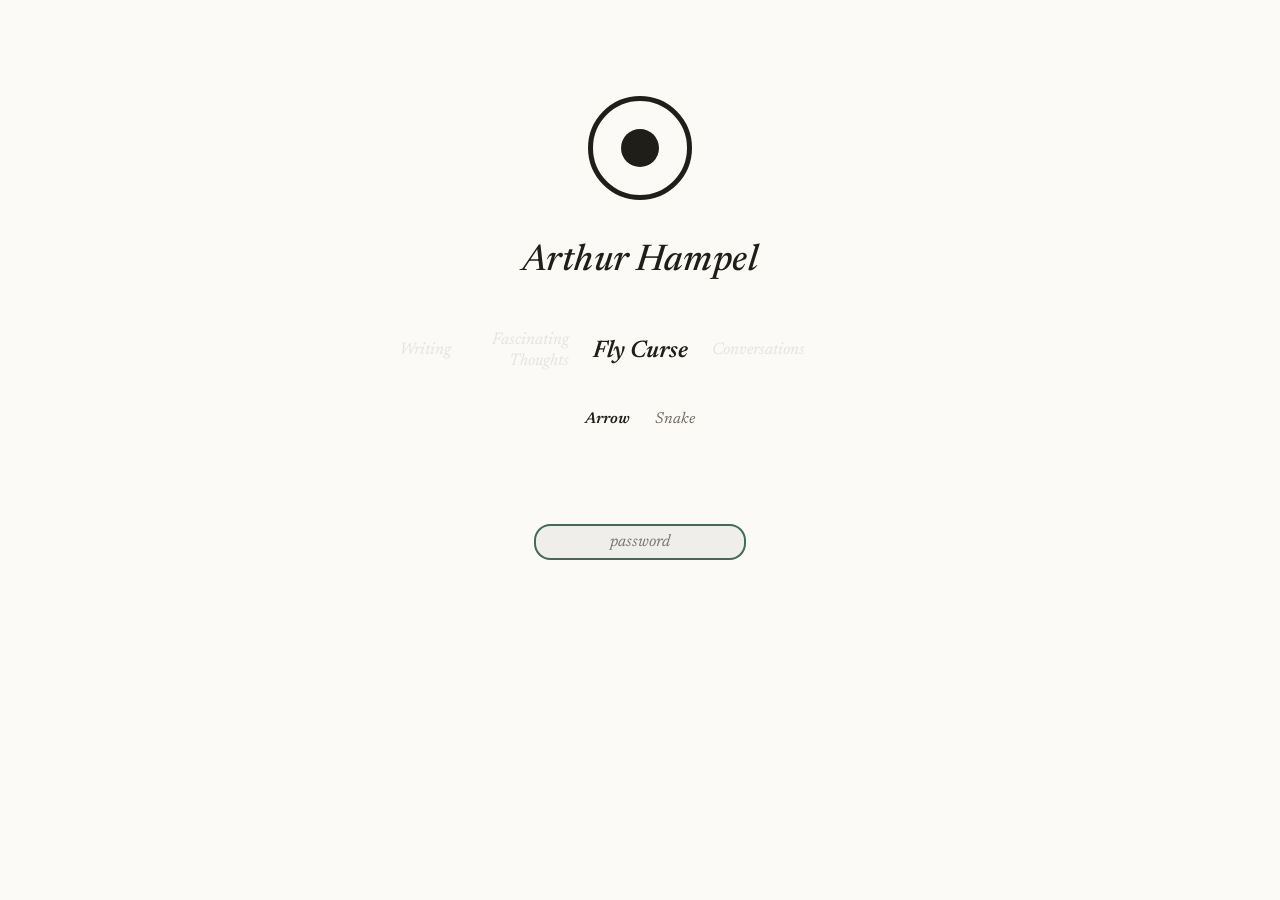
<file: arrow.html>
<!doctype html>
<html lang="en">
<head>
  <meta charset="utf-8">
  <meta name="viewport" content="width=device-width, initial-scale=1">
  <meta name="description" content="Arrow. A small game about aim.">
  <title>Arrow · Arthur Hampel</title>
  <link rel="stylesheet" href="https://fonts.googleapis.com/css2?family=Newsreader:ital,opsz,wght@0,6..72,400;0,6..72,500;0,6..72,600;1,6..72,400;1,6..72,500&display=swap">
  <link rel="stylesheet" href="style.css">
</head>
<body>
<main>
  <header>
    <a class="target" id="target" href="index.html" aria-label="Home"><span class="breath" aria-hidden="true"></span></a>
    <h1><a href="index.html">Arthur Hampel</a></h1>
  </header>

  <nav aria-label="Sections">
    <a href="writing.html">Writing</a>
    <a href="fascinating-thoughts.html">Fascinating Thoughts</a>
    <a href="conversations.html">Conversations</a>
    <a href="arrow.html" aria-current="page">Fly Curse</a>
  </nav>

  <nav class="subnav" aria-label="Games">
    <a href="arrow.html" aria-current="page">Arrow</a>
    <a href="snake.html">Snake</a>
  </nav>

  <div class="content">
    <div class="gate" id="gate-arrow" hidden>
      <input type="password" placeholder="password" autocomplete="off" aria-label="Password">
    </div>
    <div id="area-arrow" hidden>
      <div class="range-wrap"><canvas id="range"></canvas></div>
      <p class="quiet score" id="arrow-score"></p>
      <div class="board" id="board-arrow" hidden></div>
    </div>
  </div>
</main>
<script src="site.js"></script>
<script>
// ARROW: a small game about aim.
function initArrowGame() {
  const canvas = document.getElementById('range');
  if (!canvas || canvas.dataset.ready) return;
  canvas.dataset.ready = '1';
  const ctx = canvas.getContext('2d');
  const col = n => getComputedStyle(document.documentElement).getPropertyValue(n).trim();
  let W, H;
  function size() {
    const DPR = window.devicePixelRatio || 1;
    W = canvas.clientWidth; H = canvas.clientHeight;
    canvas.width = W * DPR; canvas.height = H * DPR;
    ctx.setTransform(DPR, 0, 0, DPR, 0, 0);
  }
  size(); window.addEventListener('resize', size);

  const bow = () => ({ x: 60, y: H - 60 });
  const target = () => ({ x: W - 74, y: 100, r: Math.min(44, W * .09), dot: 13 });

  let start = null, drag = null, flight = null;
  const stuck = [];
  let hitsCount = 0;
  function drawScore() {
    let best = 0;
    try { best = +localStorage.getItem('arrow-best') || 0; } catch (e) {}
    if (hitsCount > best) {
      best = hitsCount;
      try { localStorage.setItem('arrow-best', best); } catch (e) {}
      fcSubmit('arrow', best); // a new best flies up to the shared leaderboard
    }
    const sc = document.getElementById('arrow-score');
    const nm = fcName();
    if (sc) sc.textContent = (nm ? nm + ' · ' : '') + hitsCount + (hitsCount === 1 ? ' hit' : ' hits') + (best ? ' · best ' + best : '');
  }
  drawScore();
  const rootS = document.documentElement.style; // the shared dot color lives on the root
  const ALL = ['#3E6B5A', '#7A4A24', '#A6803A', '#8B3A3A', '#3A5A8B', '#6B4A8B'];
  const dotColor = () => rootS.getPropertyValue('--dot').trim();
  function cycleDot() {
    const i = ALL.indexOf(dotColor());
    const next = i < 0 ? ALL[0] : ALL[(i + 1) % ALL.length];
    rootS.setProperty('--dot', next); // every dot and header reads this
    try { localStorage.setItem('dot-color', next); } catch (e) {}
    return next;
  }
  const K = 8, PULL = 84, G = 620; // short draw: power is capped, so you have to loft it

  canvas.addEventListener('pointerdown', e => {
    if (flight) return;
    const r = canvas.getBoundingClientRect();
    start = drag = { x: e.clientX - r.left, y: e.clientY - r.top };
    canvas.setPointerCapture(e.pointerId);
  });
  canvas.addEventListener('pointermove', e => {
    if (!start) return;
    const r = canvas.getBoundingClientRect();
    drag = { x: e.clientX - r.left, y: e.clientY - r.top };
  });
  // hovering the target in the range also cycles the color, like the one up top
  let overTarget = false;
  canvas.addEventListener('pointermove', e => {
    const r = canvas.getBoundingClientRect();
    const t = target();
    const over = Math.hypot(e.clientX - r.left - t.x, e.clientY - r.top - t.y) < t.r;
    if (over && !overTarget) cycleDot();
    overTarget = over;
  });
  canvas.addEventListener('pointerup', () => {
    if (!start) return;
    let dx = start.x - drag.x, dy = start.y - drag.y;
    const len = Math.hypot(dx, dy);
    if (len > 12) {
      const cap = Math.min(len, PULL) / len; // the draw maxes out; pulling further adds nothing
      dx *= cap; dy *= cap;
      const b = bow();
      flight = { x: b.x, y: b.y, vx: dx * K, vy: dy * K };
    }
    start = drag = null;
  });



  function drawArrow(x1, y1, x2, y2, color) {
    ctx.strokeStyle = color; ctx.lineWidth = 2.5;
    ctx.beginPath(); ctx.moveTo(x1, y1); ctx.lineTo(x2, y2); ctx.stroke();
    const a = Math.atan2(y2 - y1, x2 - x1);
    ctx.fillStyle = color;
    ctx.beginPath();
    ctx.moveTo(x2, y2);
    ctx.lineTo(x2 - 9 * Math.cos(a - .4), y2 - 9 * Math.sin(a - .4));
    ctx.lineTo(x2 - 9 * Math.cos(a + .4), y2 - 9 * Math.sin(a + .4));
    ctx.closePath(); ctx.fill();
    ctx.lineWidth = 1.4;
    for (const off of [.5, -.5]) {
      ctx.beginPath(); ctx.moveTo(x1, y1);
      ctx.lineTo(x1 - 8 * Math.cos(a - off), y1 - 8 * Math.sin(a - off)); ctx.stroke();
    }
  }

  let last = performance.now();
  function frame(now) {
    const dt = Math.min((now - last) / 1000, .033); last = now;
    if (flight) {
      flight.vy += G * dt;
      flight.x += flight.vx * dt;
      flight.y += flight.vy * dt;
      const t = target();
      const d = Math.hypot(flight.x - t.x, flight.y - t.y);
      if (d < t.dot) {
        // the point itself: the color changes with every hit, here and in the site's own target
        const next = cycleDot();
        stuck.push({ x: flight.x, y: flight.y, a: Math.atan2(flight.vy, flight.vx), color: next });
        hitsCount++;
        drawScore();
        flight = null;
      } else if (flight.x > W + 60 || flight.y > H + 60 || flight.x < -60) {
        flight = null;
      }
    }

    ctx.clearRect(0, 0, W, H);
    const ink = col('--ink'), soft = col('--ink-soft'), accent = col('--accent');
    const t = target(), b = bow();

    // target
    ctx.lineWidth = 5; ctx.strokeStyle = ink;
    ctx.beginPath(); ctx.arc(t.x, t.y, t.r, 0, 7); ctx.stroke();
    const reduce = matchMedia('(prefers-reduced-motion: reduce)').matches;
    const s = reduce ? 1 : 1 + .2 * Math.sin(now / 764);
    ctx.fillStyle = dotColor() || ink;
    ctx.beginPath(); ctx.arc(t.x, t.y, t.dot * s, 0, 7); ctx.fill();

    // arrows stuck in the target
    for (const a of stuck)
      drawArrow(a.x - Math.cos(a.a) * 34, a.y - Math.sin(a.a) * 34, a.x, a.y, a.color || ink);

    // bow
    let ang = Math.atan2(t.y - b.y, t.x - b.x), pull = 0;
    if (start && drag) {
      ang = Math.atan2(start.y - drag.y, start.x - drag.x);
      pull = Math.min(Math.hypot(start.x - drag.x, start.y - drag.y), PULL);
    }
    ctx.save(); ctx.translate(b.x, b.y); ctx.rotate(ang);
    ctx.strokeStyle = ink; ctx.lineWidth = 3;
    ctx.beginPath(); ctx.arc(0, 0, 26, -Math.PI / 2.2, Math.PI / 2.2); ctx.stroke();
    const tipX = Math.cos(Math.PI / 2.2) * 26, tipY = Math.sin(Math.PI / 2.2) * 26;
    const nock = -pull * .3;
    ctx.lineWidth = 1;
    ctx.beginPath(); ctx.moveTo(tipX, -tipY); ctx.lineTo(nock, 0); ctx.lineTo(tipX, tipY); ctx.stroke();
    if (start) {
      ctx.lineWidth = 2.5;
      ctx.beginPath(); ctx.moveTo(nock, 0); ctx.lineTo(nock + 44, 0); ctx.stroke();
      ctx.beginPath(); ctx.moveTo(nock + 44, 0); ctx.lineTo(nock + 36, -4); ctx.lineTo(nock + 36, 4);
      ctx.closePath(); ctx.fillStyle = ink; ctx.fill();
    }
    ctx.restore();

    // aim preview
    if (start && pull > 12) {
      let px = b.x, py = b.y;
      const pdx = start.x - drag.x, pdy = start.y - drag.y;
      const plen = Math.hypot(pdx, pdy), pcap = Math.min(plen, PULL) / plen;
      let pvx = pdx * pcap * K, pvy = pdy * pcap * K;
      ctx.fillStyle = soft;
      for (let i = 0; i < 5; i++) {
        pvy += G * .045; px += pvx * .045; py += pvy * .045;
        ctx.beginPath(); ctx.arc(px, py, 1.6, 0, 7); ctx.fill();
      }
    }

    // arrow in flight
    if (flight) {
      const a = Math.atan2(flight.vy, flight.vx);
      drawArrow(flight.x - Math.cos(a) * 34, flight.y - Math.sin(a) * 34, flight.x, flight.y, ink);
    }

    requestAnimationFrame(frame);
  }
  requestAnimationFrame(frame);
}
function gateFor(which, init) {
  const gate = document.getElementById('gate-' + which);
  const area = document.getElementById('area-' + which);
  const inp = gate.querySelector('input');
  let ok = false, name = '';
  try {
    ok = localStorage.getItem('flycurse-ok') === '1';
    name = localStorage.getItem('flycurse-name') || '';
  } catch (e) {}
  function open() {
    gate.hidden = true; area.hidden = false;
    setTimeout(init, 30);
    try { const b = +localStorage.getItem(which + '-best') || 0; if (b) fcSubmit(which, b); } catch (e) {}
    fcBoard(which);
  }
  function askName() {
    gate.hidden = false; area.hidden = true;
    inp.type = 'text'; inp.value = '';
    inp.placeholder = 'your name'; inp.maxLength = 24;
    inp.setAttribute('aria-label', 'Your name');
    setTimeout(() => inp.focus(), 60);
  }
  if (ok && name) { open(); return; }
  if (ok) { askName(); } else {
    gate.hidden = false; area.hidden = true;
    setTimeout(() => inp.focus(), 60);
  }
  if (!inp.dataset.wired) {
    inp.dataset.wired = '1';
    inp.addEventListener('keydown', e => {
      if (e.key !== 'Enter') return;
      if (!ok) {
        if (inp.value.trim().toLowerCase() === 'flycurse') {
          ok = true;
          try { localStorage.setItem('flycurse-ok', '1'); } catch (e2) {}
          askName(); // the word opens the door; then it asks who you are
        } else { inp.value = ''; inp.placeholder = 'not it.'; }
      } else {
        const v = inp.value.trim().slice(0, 24);
        if (!v) return;
        name = v;
        try { localStorage.setItem('flycurse-name', v); } catch (e2) {}
        open();
      }
    });
  }
}
gateFor('arrow', initArrowGame);
</script>
</body>
</html>
</file>
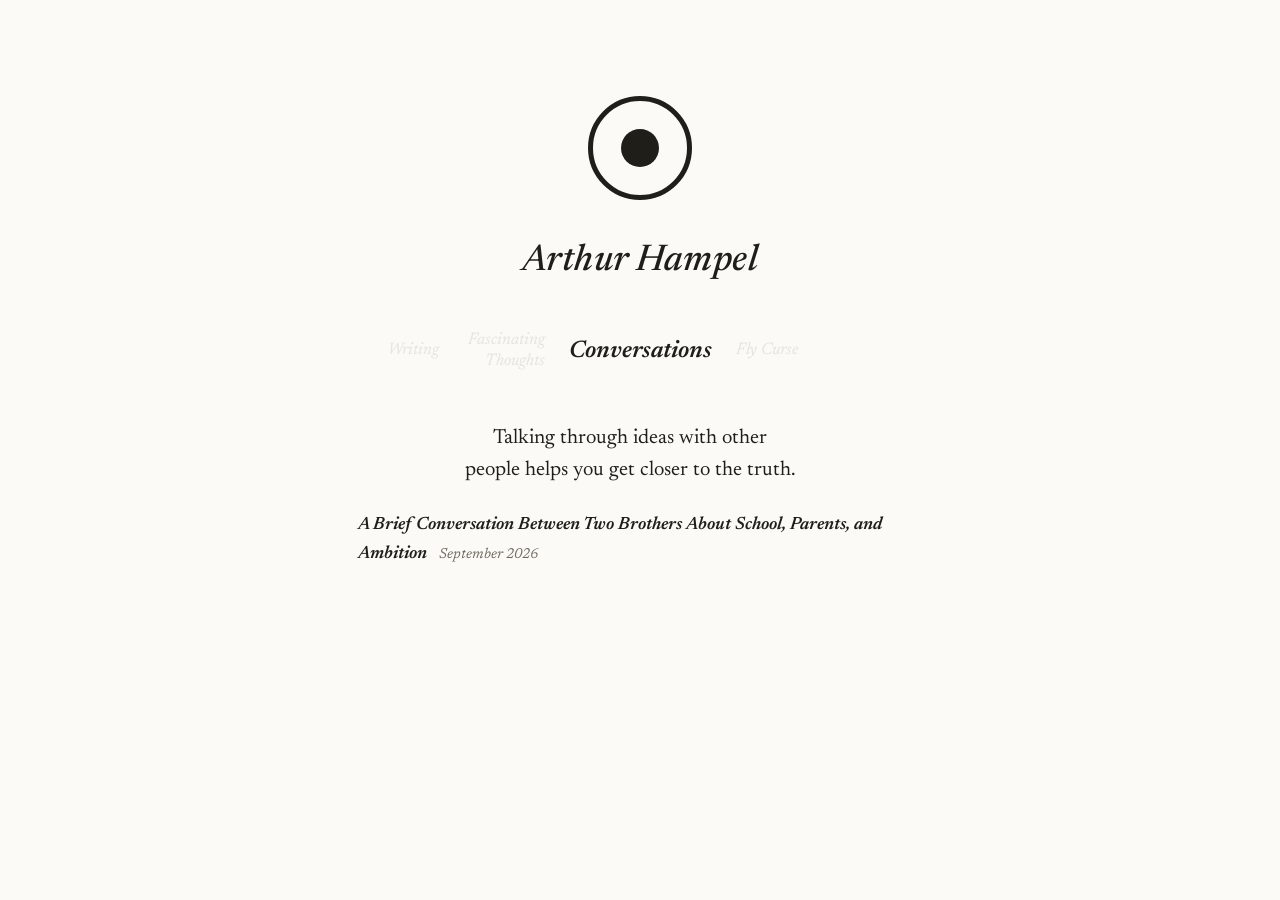
<file: conversations.html>
<!doctype html>
<html lang="en">
<head>
  <meta charset="utf-8">
  <meta name="viewport" content="width=device-width, initial-scale=1">
  <meta name="description" content="Conversations · Arthur Hampel.">
  <title>Conversations · Arthur Hampel</title>
  <link rel="stylesheet" href="https://fonts.googleapis.com/css2?family=Newsreader:ital,opsz,wght@0,6..72,400;0,6..72,500;0,6..72,600;1,6..72,400;1,6..72,500&display=swap">
  <link rel="stylesheet" href="style.css">
</head>
<body>
<main>
  <header>
    <a class="target" id="target" href="index.html" aria-label="Home"><span class="breath" aria-hidden="true"></span></a>
    <h1><a href="index.html">Arthur Hampel</a></h1>
  </header>

  <nav aria-label="Sections">
    <a href="writing.html">Writing</a>
    <a href="fascinating-thoughts.html">Fascinating Thoughts</a>
    <a href="conversations.html" aria-current="page">Conversations</a>
    <a href="arrow.html">Fly Curse</a>
  </nav>

  <div class="content">
    <p class="lede-soft">Talking through ideas with other people helps you get closer to the truth.</p>
    <div class="entry">
      <h3><a href="two-brothers.html">A Brief Conversation Between Two Brothers About School, Parents, and Ambition</a> <span class="when">September 2026</span></h3>
    </div>
  </div>
</main>
<script src="site.js"></script>
</body>
</html>
</file>
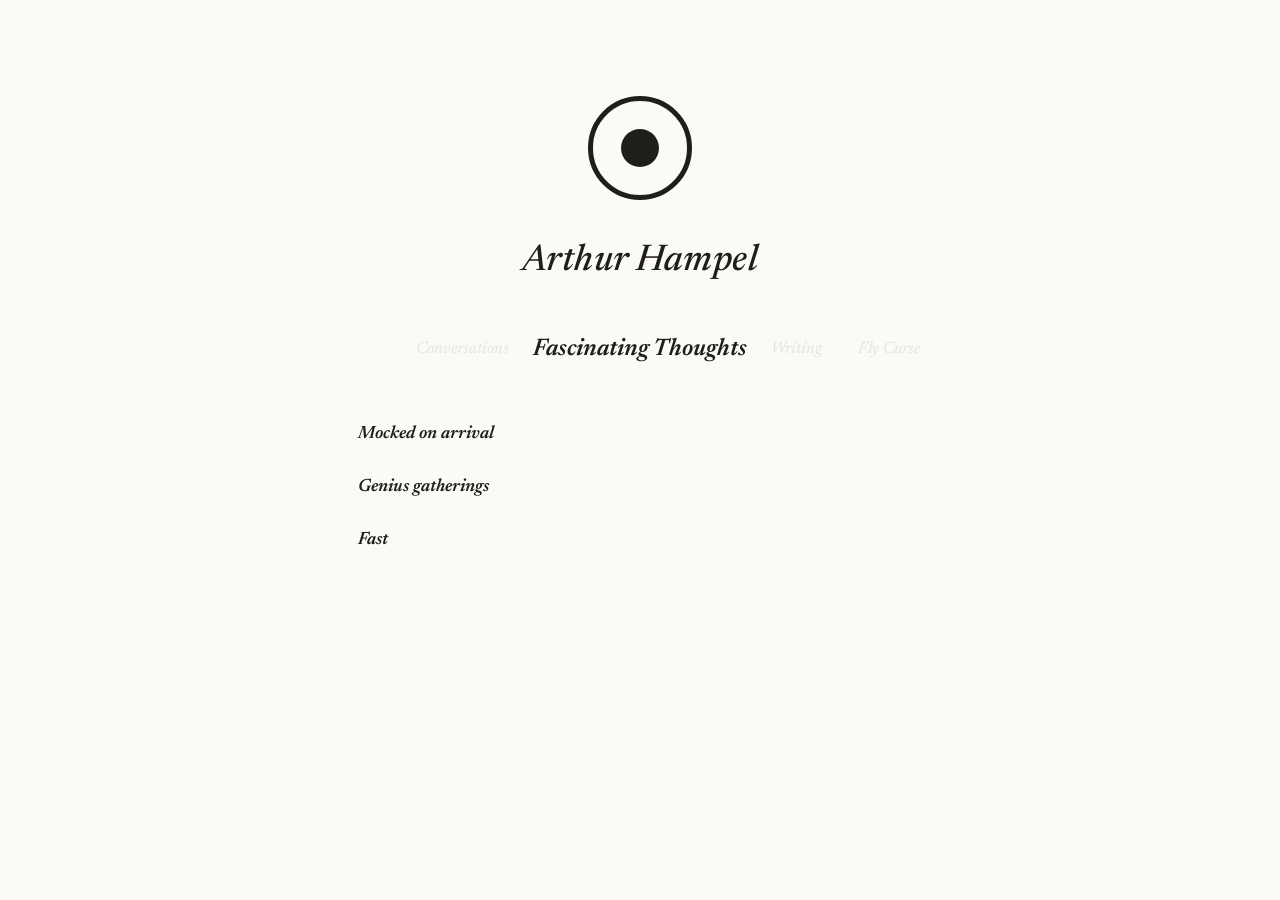
<file: fascinating-thoughts.html>
<!doctype html>
<html lang="en">
<head>
  <meta charset="utf-8">
  <meta name="viewport" content="width=device-width, initial-scale=1">
  <meta name="description" content="Fascinating Thoughts · Arthur Hampel.">
  <title>Fascinating Thoughts · Arthur Hampel</title>
  <link rel="stylesheet" href="https://fonts.googleapis.com/css2?family=Newsreader:ital,opsz,wght@0,6..72,400;0,6..72,500;0,6..72,600;1,6..72,400;1,6..72,500&display=swap">
  <link rel="stylesheet" href="style.css">
</head>
<body>
<main>
  <header>
    <a class="target" id="target" href="index.html" aria-label="Home"><span class="breath" aria-hidden="true"></span></a>
    <h1><a href="index.html">Arthur Hampel</a></h1>
  </header>

  <nav aria-label="Sections">
    <a href="writing.html">Writing</a>
    <a href="fascinating-thoughts.html" aria-current="page">Fascinating Thoughts</a>
    <a href="conversations.html">Conversations</a>
    <a href="arrow.html">Fly Curse</a>
  </nav>

  <div class="content">
    <div class="entry">
      <h3><a href="manias.html">Mocked on arrival</a></h3>
    </div>
    <div class="entry">
      <h3><a href="genius-gatherings.html">Genius gatherings</a></h3>
    </div>
    <div class="entry">
      <h3><a href="fast.html">Fast</a></h3>
    </div>
  </div>
</main>
<script src="site.js"></script>
</body>
</html>
</file>
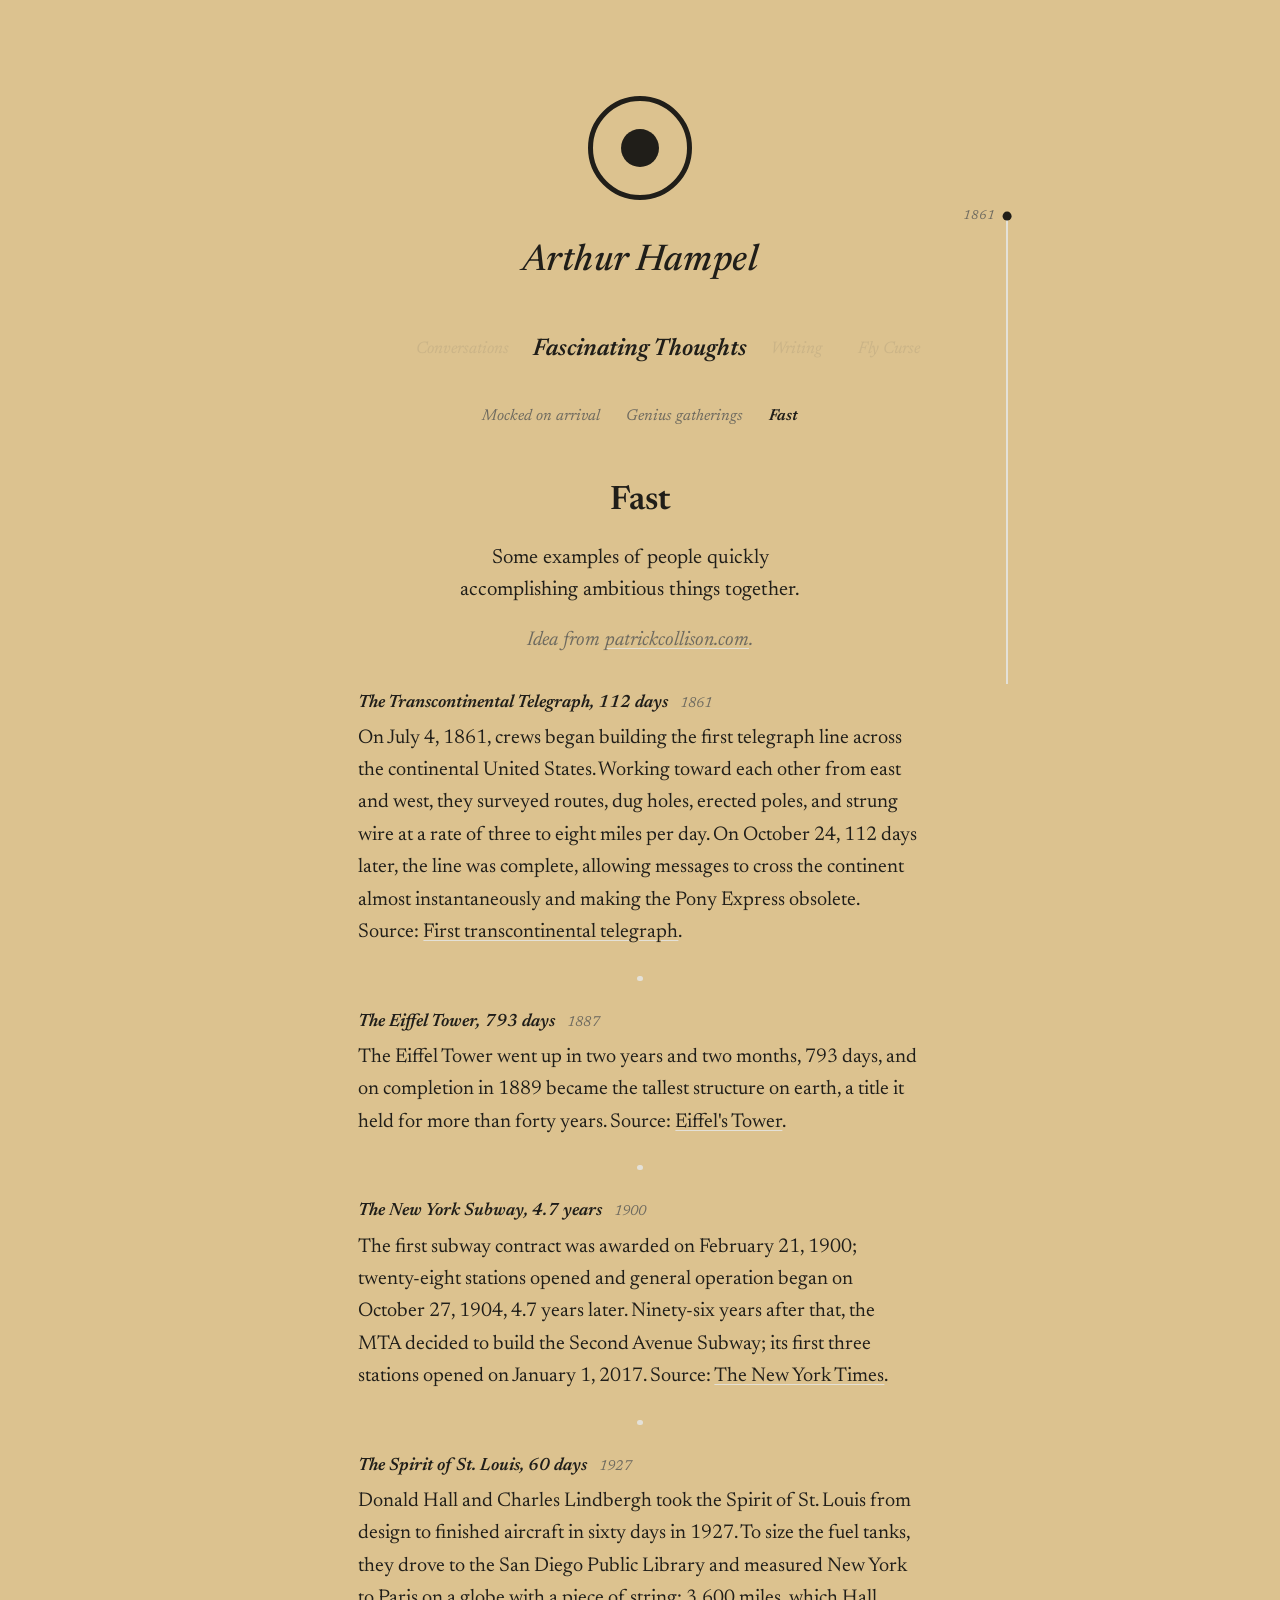
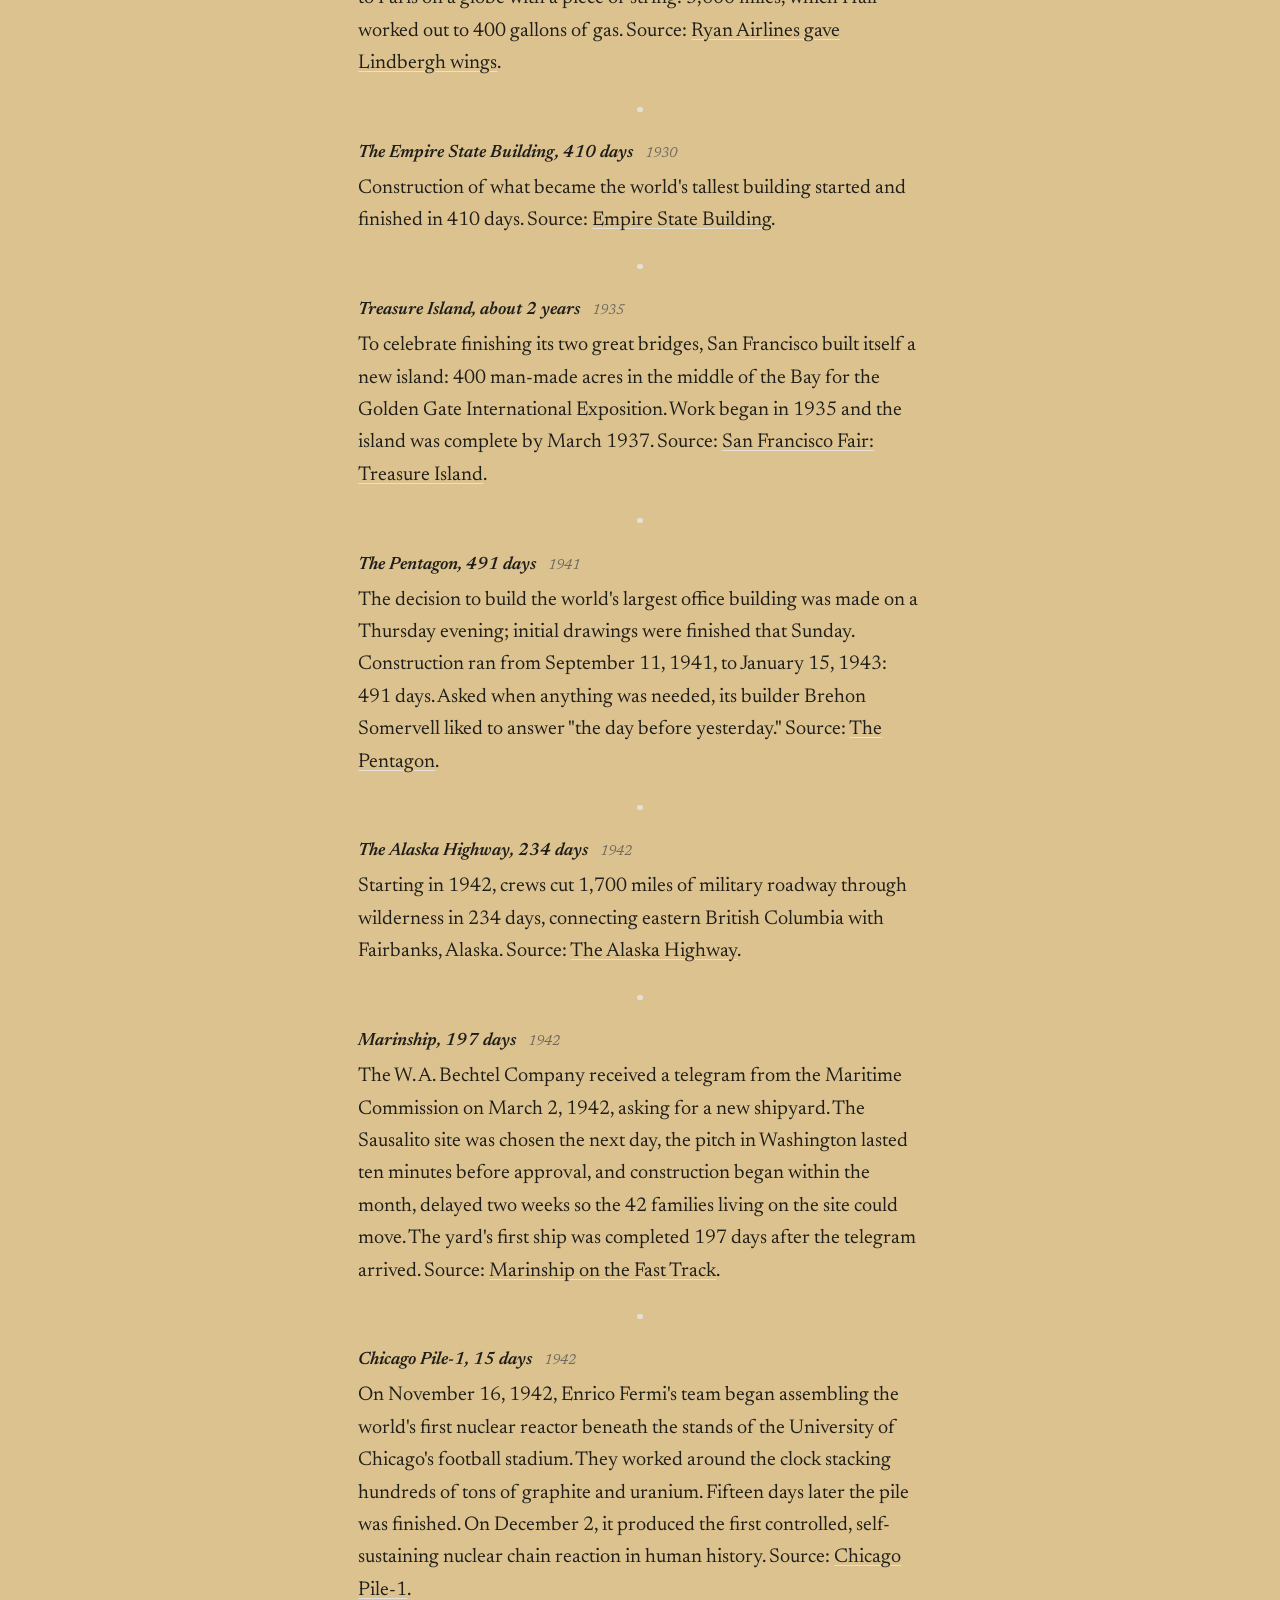
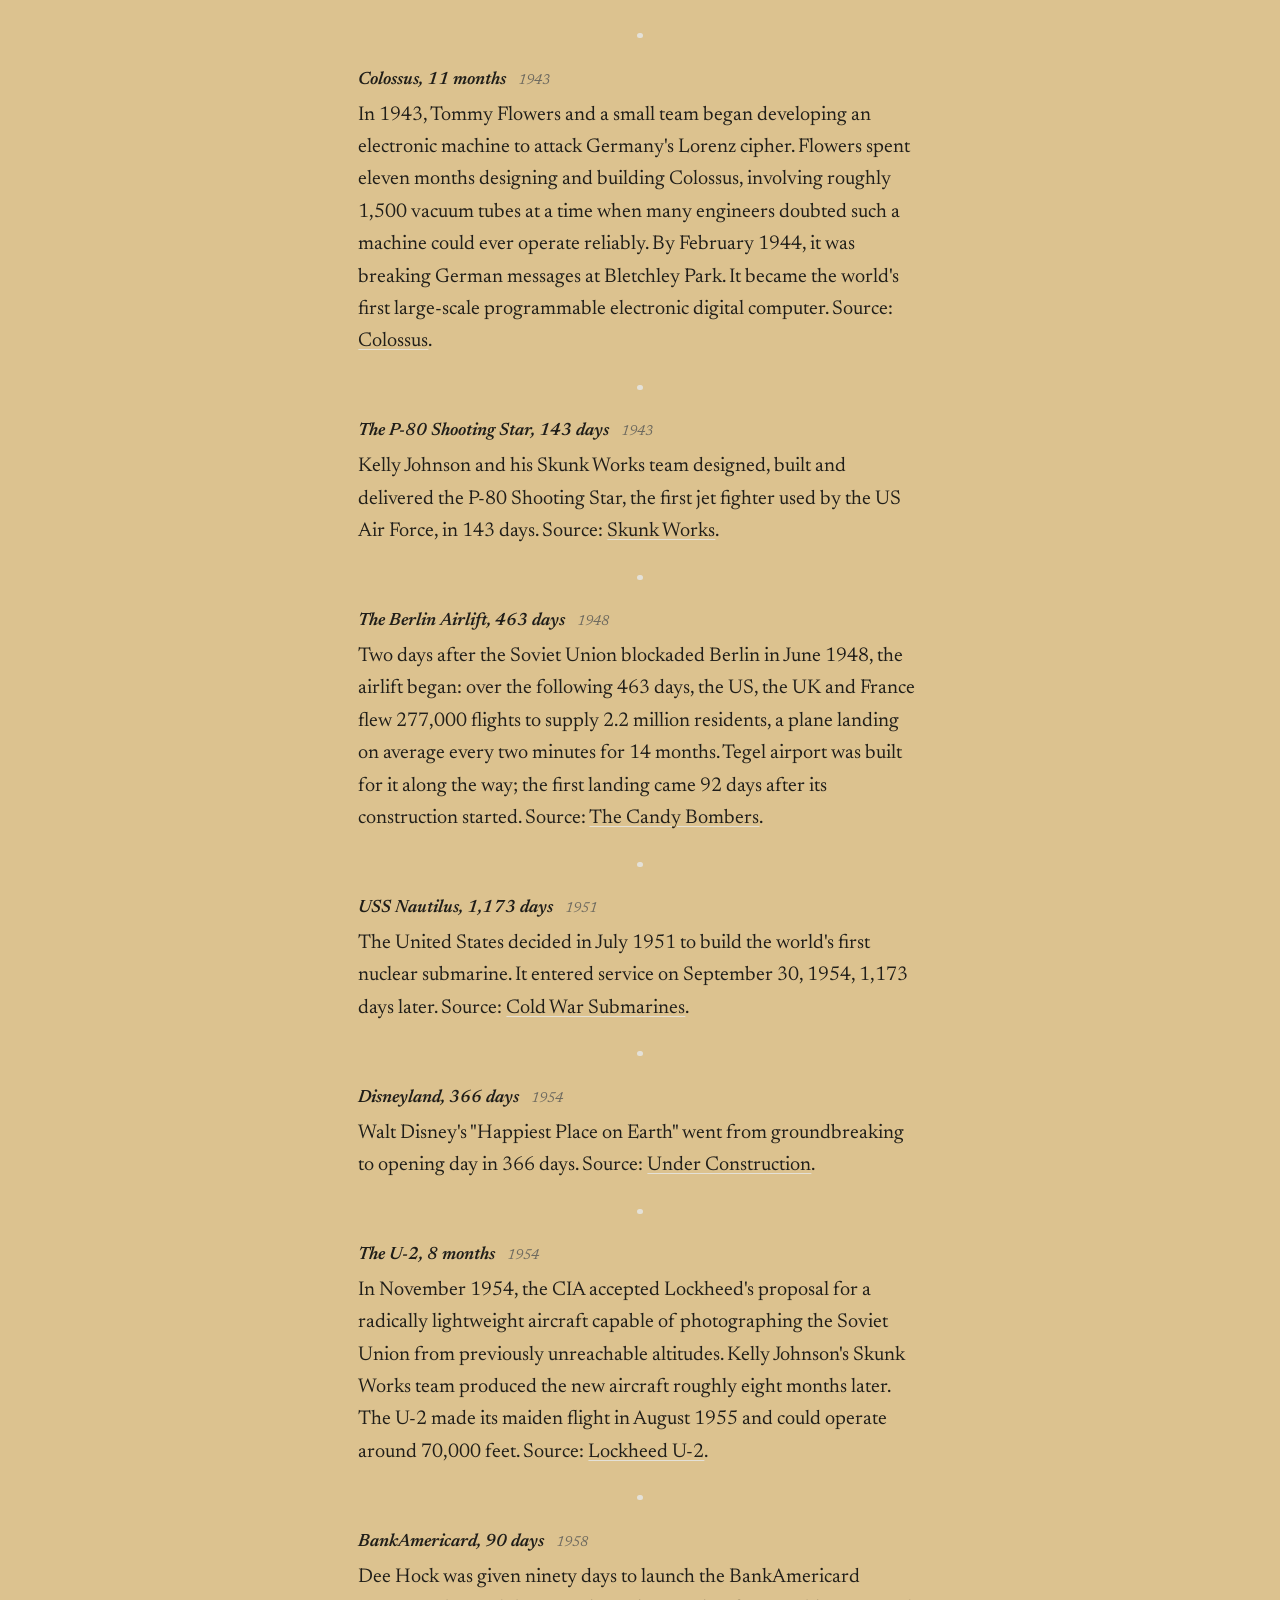
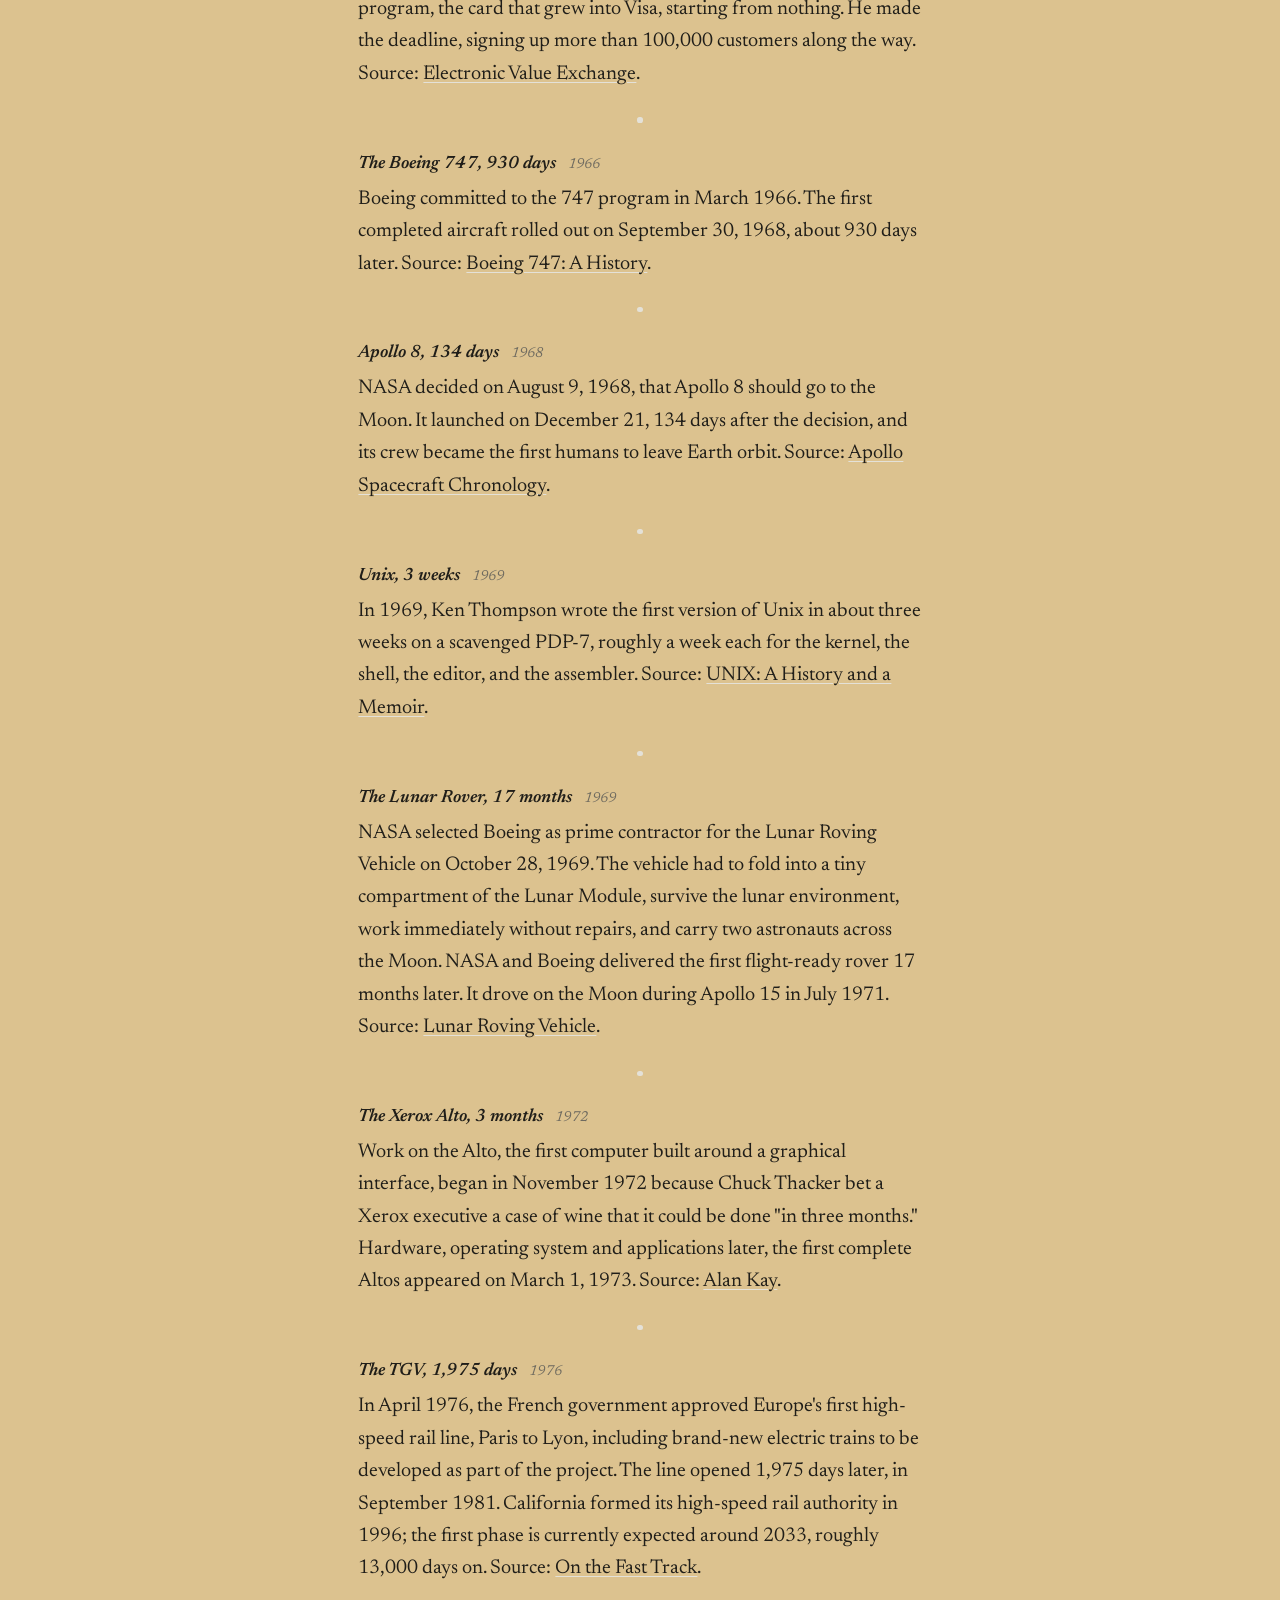
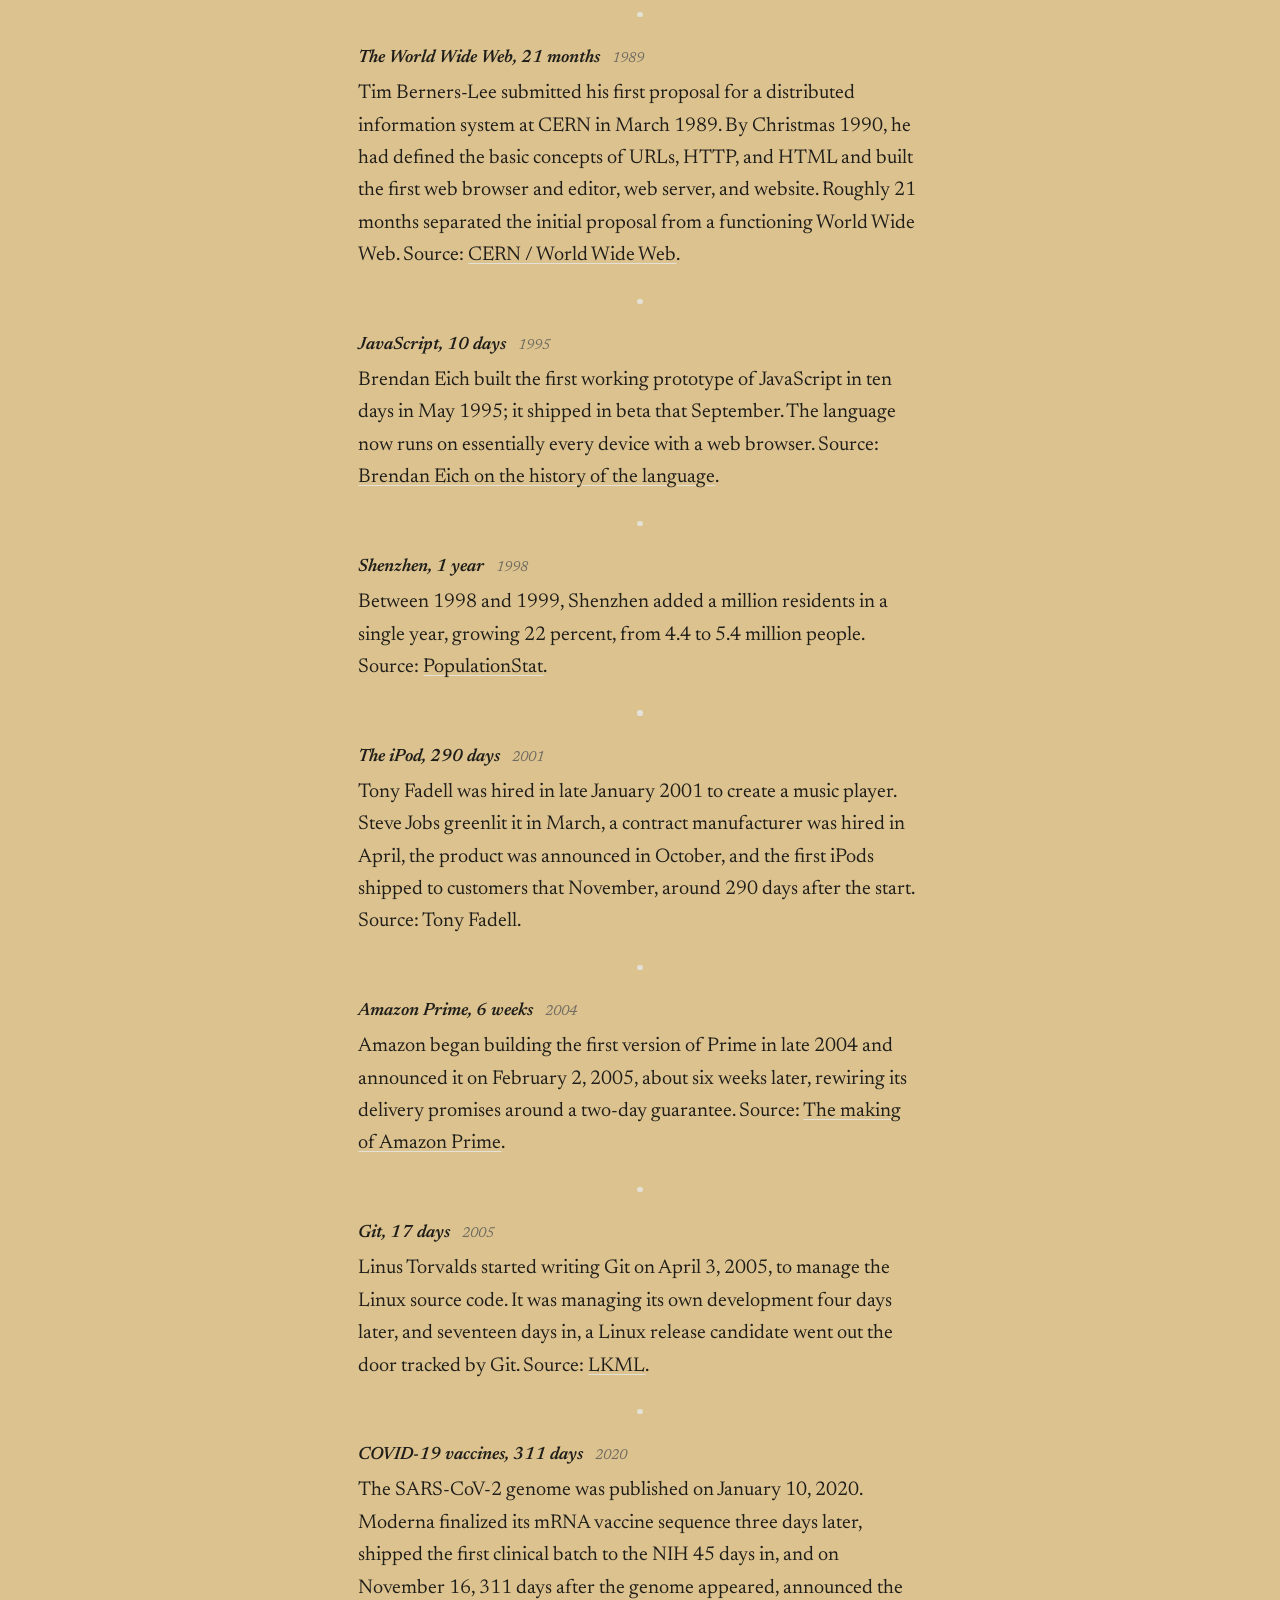
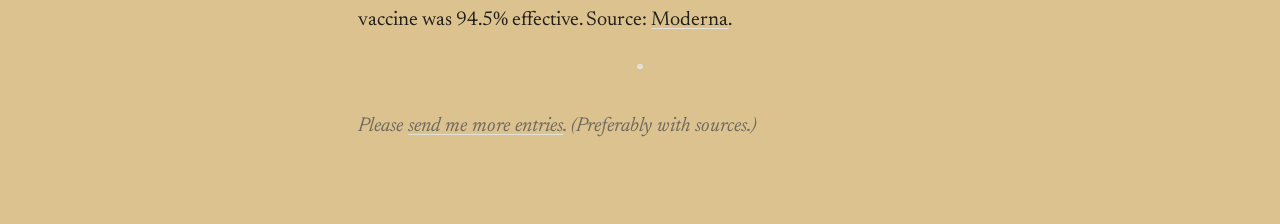
<file: fast.html>
<!doctype html>
<html lang="en">
<head>
  <meta charset="utf-8">
  <meta name="viewport" content="width=device-width, initial-scale=1">
  <meta name="description" content="Fast · Arthur Hampel.">
  <title>Fast · Arthur Hampel</title>
  <link rel="stylesheet" href="https://fonts.googleapis.com/css2?family=Newsreader:ital,opsz,wght@0,6..72,400;0,6..72,500;0,6..72,600;1,6..72,400;1,6..72,500&display=swap">
  <link rel="stylesheet" href="style.css">
</head>
<body>
<main>
  <header>
    <a class="target" id="target" href="index.html" aria-label="Home"><span class="breath" aria-hidden="true"></span></a>
    <h1><a href="index.html">Arthur Hampel</a></h1>
  </header>

  <nav aria-label="Sections">
    <a href="writing.html">Writing</a>
    <a href="fascinating-thoughts.html" aria-current="page">Fascinating Thoughts</a>
    <a href="conversations.html">Conversations</a>
    <a href="arrow.html">Fly Curse</a>
  </nav>

  <nav class="subnav" aria-label="Fascinating Thoughts sections">
    <a href="manias.html">Mocked on arrival</a>
    <a href="genius-gatherings.html">Genius gatherings</a>
    <a href="fast.html" aria-current="page">Fast</a>
  </nav>

  <div class="content">
    <section>
      <h2 class="page-title">Fast</h2>
      <p class="lede-soft">Some examples of people quickly accomplishing ambitious things together.</p>
      <p class="quiet" style="text-align:center; margin-bottom:2rem;">Idea from <a href="https://patrickcollison.com/fast">patrickcollison.com</a>.</p>
      <div class="timeline">
        <div class="entry">
          <h3>The Transcontinental Telegraph, 112 days <span class="when">1861</span></h3>
          <p>On July 4, 1861, crews began building the first telegraph line across the continental United States. Working toward each other from east and west, they surveyed routes, dug holes, erected poles, and strung wire at a rate of three to eight miles per day. On October 24, 112 days later, the line was complete, allowing messages to cross the continent almost instantaneously and making the Pony Express obsolete. Source: <a href="https://en.wikipedia.org/wiki/First_transcontinental_telegraph">First transcontinental telegraph</a>.</p>
        </div>
        <div class="entry">
          <h3>The Eiffel Tower, 793 days <span class="when">1887</span></h3>
          <p>The Eiffel Tower went up in two years and two months, 793 days, and on completion in 1889 became the tallest structure on earth, a title it held for more than forty years. Source: <a href="https://www.amazon.com/Eiffels-Tower-Thrilling-Extraordinary-Introduced/dp/0143117297/">Eiffel's Tower</a>.</p>
        </div>
        <div class="entry">
          <h3>The New York Subway, 4.7 years <span class="when">1900</span></h3>
          <p>The first subway contract was awarded on February 21, 1900; twenty-eight stations opened and general operation began on October 27, 1904, 4.7 years later. Ninety-six years after that, the MTA decided to build the Second Avenue Subway; its first three stations opened on January 1, 2017. Source: <a href="https://www.nytimes.com/1904/10/28/archives/our-subway-open-150000-try-it-mayor-mcclellan-runs-the-first.html">The New York Times</a>.</p>
        </div>
        <div class="entry">
          <h3>The Spirit of St. Louis, 60 days <span class="when">1927</span></h3>
          <p>Donald Hall and Charles Lindbergh took the Spirit of St. Louis from design to finished aircraft in sixty days in 1927. To size the fuel tanks, they drove to the San Diego Public Library and measured New York to Paris on a globe with a piece of string: 3,600 miles, which Hall worked out to 400 gallons of gas. Source: <a href="http://www.sandiegoyesterday.com/wp-content/uploads/2011/04/lindbergh.pdf">Ryan Airlines gave Lindbergh wings</a>.</p>
        </div>
        <div class="entry">
          <h3>The Empire State Building, 410 days <span class="when">1930</span></h3>
          <p>Construction of what became the world's tallest building started and finished in 410 days. Source: <a href="https://www.amazon.com/Empire-State-Building-America-Then/dp/1604130458">Empire State Building</a>.</p>
        </div>
        <div class="entry">
          <h3>Treasure Island, about 2 years <span class="when">1935</span></h3>
          <p>To celebrate finishing its two great bridges, San Francisco built itself a new island: 400 man-made acres in the middle of the Bay for the Golden Gate International Exposition. Work began in 1935 and the island was complete by March 1937. Source: <a href="https://www.amazon.com/Francisco-Fair-Treasure-Island-1939-1940/dp/094208702X">San Francisco Fair: Treasure Island</a>.</p>
        </div>
        <div class="entry">
          <h3>The Pentagon, 491 days <span class="when">1941</span></h3>
          <p>The decision to build the world's largest office building was made on a Thursday evening; initial drawings were finished that Sunday. Construction ran from September 11, 1941, to January 15, 1943: 491 days. Asked when anything was needed, its builder Brehon Somervell liked to answer "the day before yesterday." Source: <a href="https://www.amazon.com/Pentagon-History-Steve-Vogel/dp/0812973259">The Pentagon</a>.</p>
        </div>
        <div class="entry">
          <h3>The Alaska Highway, 234 days <span class="when">1942</span></h3>
          <p>Starting in 1942, crews cut 1,700 miles of military roadway through wilderness in 234 days, connecting eastern British Columbia with Fairbanks, Alaska. Source: <a href="https://www.amazon.com/Alaska-Highway-World-War-Occupation/dp/0806151765">The Alaska Highway</a>.</p>
        </div>
        <div class="entry">
          <h3>Marinship, 197 days <span class="when">1942</span></h3>
          <p>The W. A. Bechtel Company received a telegram from the Maritime Commission on March 2, 1942, asking for a new shipyard. The Sausalito site was chosen the next day, the pitch in Washington lasted ten minutes before approval, and construction began within the month, delayed two weeks so the 42 families living on the site could move. The yard's first ship was completed 197 days after the telegram arrived. Source: <a href="http://www.sausalitohistoricalsociety.com/2019-columns/2019/1/23/marinship-on-the-fast-track">Marinship on the Fast Track</a>.</p>
        </div>
        <div class="entry">
          <h3>Chicago Pile-1, 15 days <span class="when">1942</span></h3>
          <p>On November 16, 1942, Enrico Fermi's team began assembling the world's first nuclear reactor beneath the stands of the University of Chicago's football stadium. They worked around the clock stacking hundreds of tons of graphite and uranium. Fifteen days later the pile was finished. On December 2, it produced the first controlled, self-sustaining nuclear chain reaction in human history. Source: <a href="https://en.wikipedia.org/wiki/Chicago_Pile-1">Chicago Pile-1</a>.</p>
        </div>
        <div class="entry">
          <h3>Colossus, 11 months <span class="when">1943</span></h3>
          <p>In 1943, Tommy Flowers and a small team began developing an electronic machine to attack Germany's Lorenz cipher. Flowers spent eleven months designing and building Colossus, involving roughly 1,500 vacuum tubes at a time when many engineers doubted such a machine could ever operate reliably. By February 1944, it was breaking German messages at Bletchley Park. It became the world's first large-scale programmable electronic digital computer. Source: <a href="https://en.wikipedia.org/wiki/Colossus_computer">Colossus</a>.</p>
        </div>
        <div class="entry">
          <h3>The P-80 Shooting Star, 143 days <span class="when">1943</span></h3>
          <p>Kelly Johnson and his Skunk Works team designed, built and delivered the P-80 Shooting Star, the first jet fighter used by the US Air Force, in 143 days. Source: <a href="https://www.amazon.com/Skunk-Works-Personal-Memoir-Lockheed/dp/0316743003">Skunk Works</a>.</p>
        </div>
        <div class="entry">
          <h3>The Berlin Airlift, 463 days <span class="when">1948</span></h3>
          <p>Two days after the Soviet Union blockaded Berlin in June 1948, the airlift began: over the following 463 days, the US, the UK and France flew 277,000 flights to supply 2.2 million residents, a plane landing on average every two minutes for 14 months. Tegel airport was built for it along the way; the first landing came 92 days after its construction started. Source: <a href="https://www.amazon.com/Candy-Bombers-Untold-Airlift-Americas/dp/0425227715/">The Candy Bombers</a>.</p>
        </div>
        <div class="entry">
          <h3>USS Nautilus, 1,173 days <span class="when">1951</span></h3>
          <p>The United States decided in July 1951 to build the world's first nuclear submarine. It entered service on September 30, 1954, 1,173 days later. Source: <a href="https://www.amazon.com/gp/product/1574885308">Cold War Submarines</a>.</p>
        </div>
        <div class="entry">
          <h3>Disneyland, 366 days <span class="when">1954</span></h3>
          <p>Walt Disney's "Happiest Place on Earth" went from groundbreaking to opening day in 366 days. Source: <a href="https://www.itsnicethat.com/features/walt-disney-disneyland-taschen-publication-030918">Under Construction</a>.</p>
        </div>
        <div class="entry">
          <h3>The U-2, 8 months <span class="when">1954</span></h3>
          <p>In November 1954, the CIA accepted Lockheed's proposal for a radically lightweight aircraft capable of photographing the Soviet Union from previously unreachable altitudes. Kelly Johnson's Skunk Works team produced the new aircraft roughly eight months later. The U-2 made its maiden flight in August 1955 and could operate around 70,000 feet. Source: <a href="https://en.wikipedia.org/wiki/Lockheed_U-2">Lockheed U-2</a>.</p>
        </div>
        <div class="entry">
          <h3>BankAmericard, 90 days <span class="when">1958</span></h3>
          <p>Dee Hock was given ninety days to launch the BankAmericard program, the card that grew into Visa, starting from nothing. He made the deadline, signing up more than 100,000 customers along the way. Source: <a href="https://www.amazon.com/Electronic-Value-Exchange-Origins-Computing/dp/1849961387">Electronic Value Exchange</a>.</p>
        </div>
        <div class="entry">
          <h3>The Boeing 747, 930 days <span class="when">1966</span></h3>
          <p>Boeing committed to the 747 program in March 1966. The first completed aircraft rolled out on September 30, 1968, about 930 days later. Source: <a href="https://www.amazon.com/Boeing-747-History-Delivering-Dream/dp/1783030399/">Boeing 747: A History</a>.</p>
        </div>
        <div class="entry">
          <h3>Apollo 8, 134 days <span class="when">1968</span></h3>
          <p>NASA decided on August 9, 1968, that Apollo 8 should go to the Moon. It launched on December 21, 134 days after the decision, and its crew became the first humans to leave Earth orbit. Source: <a href="https://www.hq.nasa.gov/office/pao/History/SP-4009/v4p2n.htm">Apollo Spacecraft Chronology</a>.</p>
        </div>
        <div class="entry">
          <h3>Unix, 3 weeks <span class="when">1969</span></h3>
          <p>In 1969, Ken Thompson wrote the first version of Unix in about three weeks on a scavenged PDP-7, roughly a week each for the kernel, the shell, the editor, and the assembler. Source: <a href="https://www.amazon.com/UNIX-History-Memoir-Brian-Kernighan/dp/1695978552/">UNIX: A History and a Memoir</a>.</p>
        </div>
        <div class="entry">
          <h3>The Lunar Rover, 17 months <span class="when">1969</span></h3>
          <p>NASA selected Boeing as prime contractor for the Lunar Roving Vehicle on October 28, 1969. The vehicle had to fold into a tiny compartment of the Lunar Module, survive the lunar environment, work immediately without repairs, and carry two astronauts across the Moon. NASA and Boeing delivered the first flight-ready rover 17 months later. It drove on the Moon during Apollo 15 in July 1971. Source: <a href="https://en.wikipedia.org/wiki/Lunar_Roving_Vehicle">Lunar Roving Vehicle</a>.</p>
        </div>
        <div class="entry">
          <h3>The Xerox Alto, 3 months <span class="when">1972</span></h3>
          <p>Work on the Alto, the first computer built around a graphical interface, began in November 1972 because Chuck Thacker bet a Xerox executive a case of wine that it could be done "in three months." Hardware, operating system and applications later, the first complete Altos appeared on March 1, 1973. Source: <a href="https://www.quora.com/How-was-the-Xerox-Alto-done-in-only-3-months/answer/Alan-Kay-11">Alan Kay</a>.</p>
        </div>
        <div class="entry">
          <h3>The TGV, 1,975 days <span class="when">1976</span></h3>
          <p>In April 1976, the French government approved Europe's first high-speed rail line, Paris to Lyon, including brand-new electric trains to be developed as part of the project. The line opened 1,975 days later, in September 1981. California formed its high-speed rail authority in 1996; the first phase is currently expected around 2033, roughly 13,000 days on. Source: <a href="https://www.amazon.com/Fast-Track-Railway-Modernization-1944-1983-dp-0275973778/dp/0275973778">On the Fast Track</a>.</p>
        </div>
        <div class="entry">
          <h3>The World Wide Web, 21 months <span class="when">1989</span></h3>
          <p>Tim Berners-Lee submitted his first proposal for a distributed information system at CERN in March 1989. By Christmas 1990, he had defined the basic concepts of URLs, HTTP, and HTML and built the first web browser and editor, web server, and website. Roughly 21 months separated the initial proposal from a functioning World Wide Web. Source: <a href="https://en.wikipedia.org/wiki/World_Wide_Web">CERN / World Wide Web</a>.</p>
        </div>
        <div class="entry">
          <h3>JavaScript, 10 days <span class="when">1995</span></h3>
          <p>Brendan Eich built the first working prototype of JavaScript in ten days in May 1995; it shipped in beta that September. The language now runs on essentially every device with a web browser. Source: <a href="https://www.youtube.com/watch?v=GxouWy-ZE80">Brendan Eich on the history of the language</a>.</p>
        </div>
        <div class="entry">
          <h3>Shenzhen, 1 year <span class="when">1998</span></h3>
          <p>Between 1998 and 1999, Shenzhen added a million residents in a single year, growing 22 percent, from 4.4 to 5.4 million people. Source: <a href="https://populationstat.com/china/shenzhen">PopulationStat</a>.</p>
        </div>
        <div class="entry">
          <h3>The iPod, 290 days <span class="when">2001</span></h3>
          <p>Tony Fadell was hired in late January 2001 to create a music player. Steve Jobs greenlit it in March, a contract manufacturer was hired in April, the product was announced in October, and the first iPods shipped to customers that November, around 290 days after the start. Source: Tony Fadell.</p>
        </div>
        <div class="entry">
          <h3>Amazon Prime, 6 weeks <span class="when">2004</span></h3>
          <p>Amazon began building the first version of Prime in late 2004 and announced it on February 2, 2005, about six weeks later, rewiring its delivery promises around a two-day guarantee. Source: <a href="https://www.vox.com/recode/2019/5/3/18511544/amazon-prime-oral-history-jeff-bezos-one-day-shipping">The making of Amazon Prime</a>.</p>
        </div>
        <div class="entry">
          <h3>Git, 17 days <span class="when">2005</span></h3>
          <p>Linus Torvalds started writing Git on April 3, 2005, to manage the Linux source code. It was managing its own development four days later, and seventeen days in, a Linux release candidate went out the door tracked by Git. Source: <a href="https://lkml.org/lkml/2005/4/20/159">LKML</a>.</p>
        </div>
        <div class="entry">
          <h3>COVID-19 vaccines, 311 days <span class="when">2020</span></h3>
          <p>The SARS-CoV-2 genome was published on January 10, 2020. Moderna finalized its mRNA vaccine sequence three days later, shipped the first clinical batch to the NIH 45 days in, and on November 16, 311 days after the genome appeared, announced the vaccine was 94.5% effective. Source: <a href="https://en.wikipedia.org/wiki/Moderna">Moderna</a>.</p>
        </div>
      </div>
    </section>

    <p class="quiet">Please <a href="mailto:arthurhampel07@gmail.com">send me more entries</a>. (Preferably with sources.)</p>
  </div>
</main>
<script src="site.js"></script>
</body>
</html>
</file>
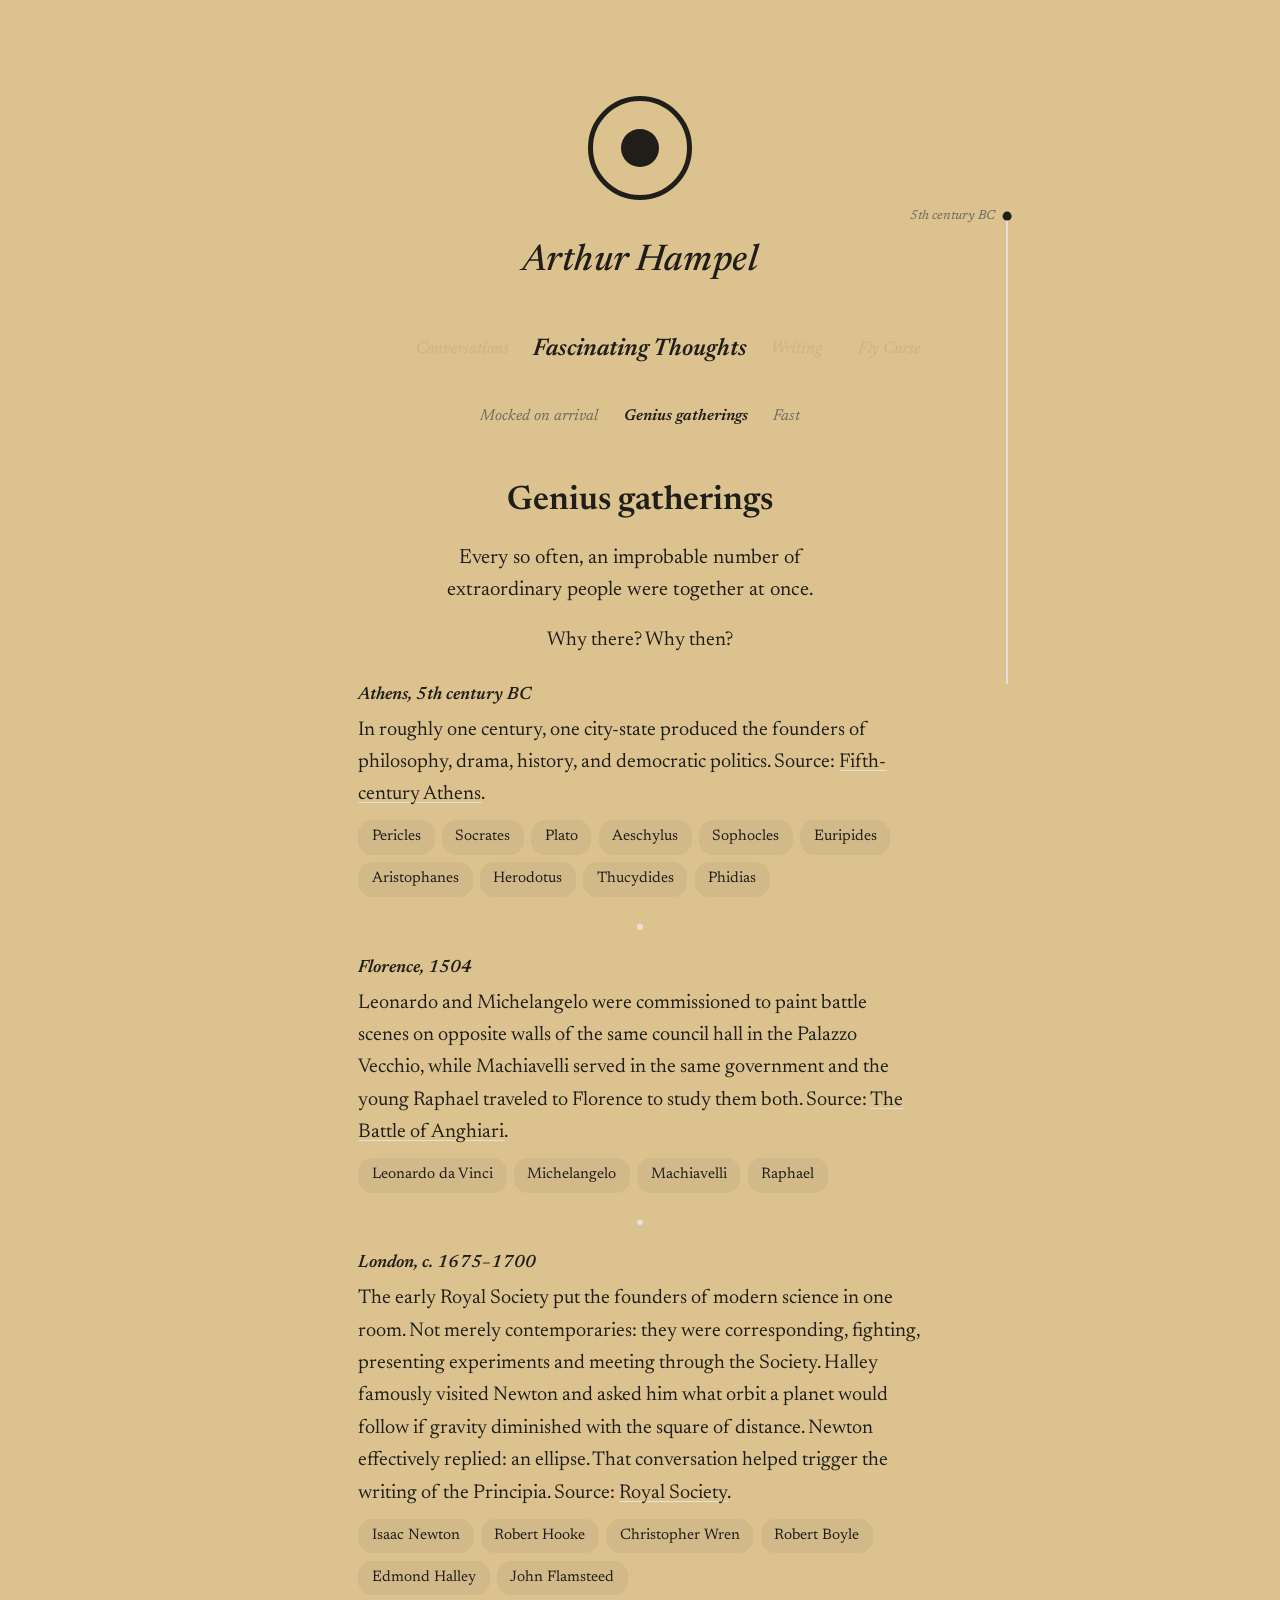
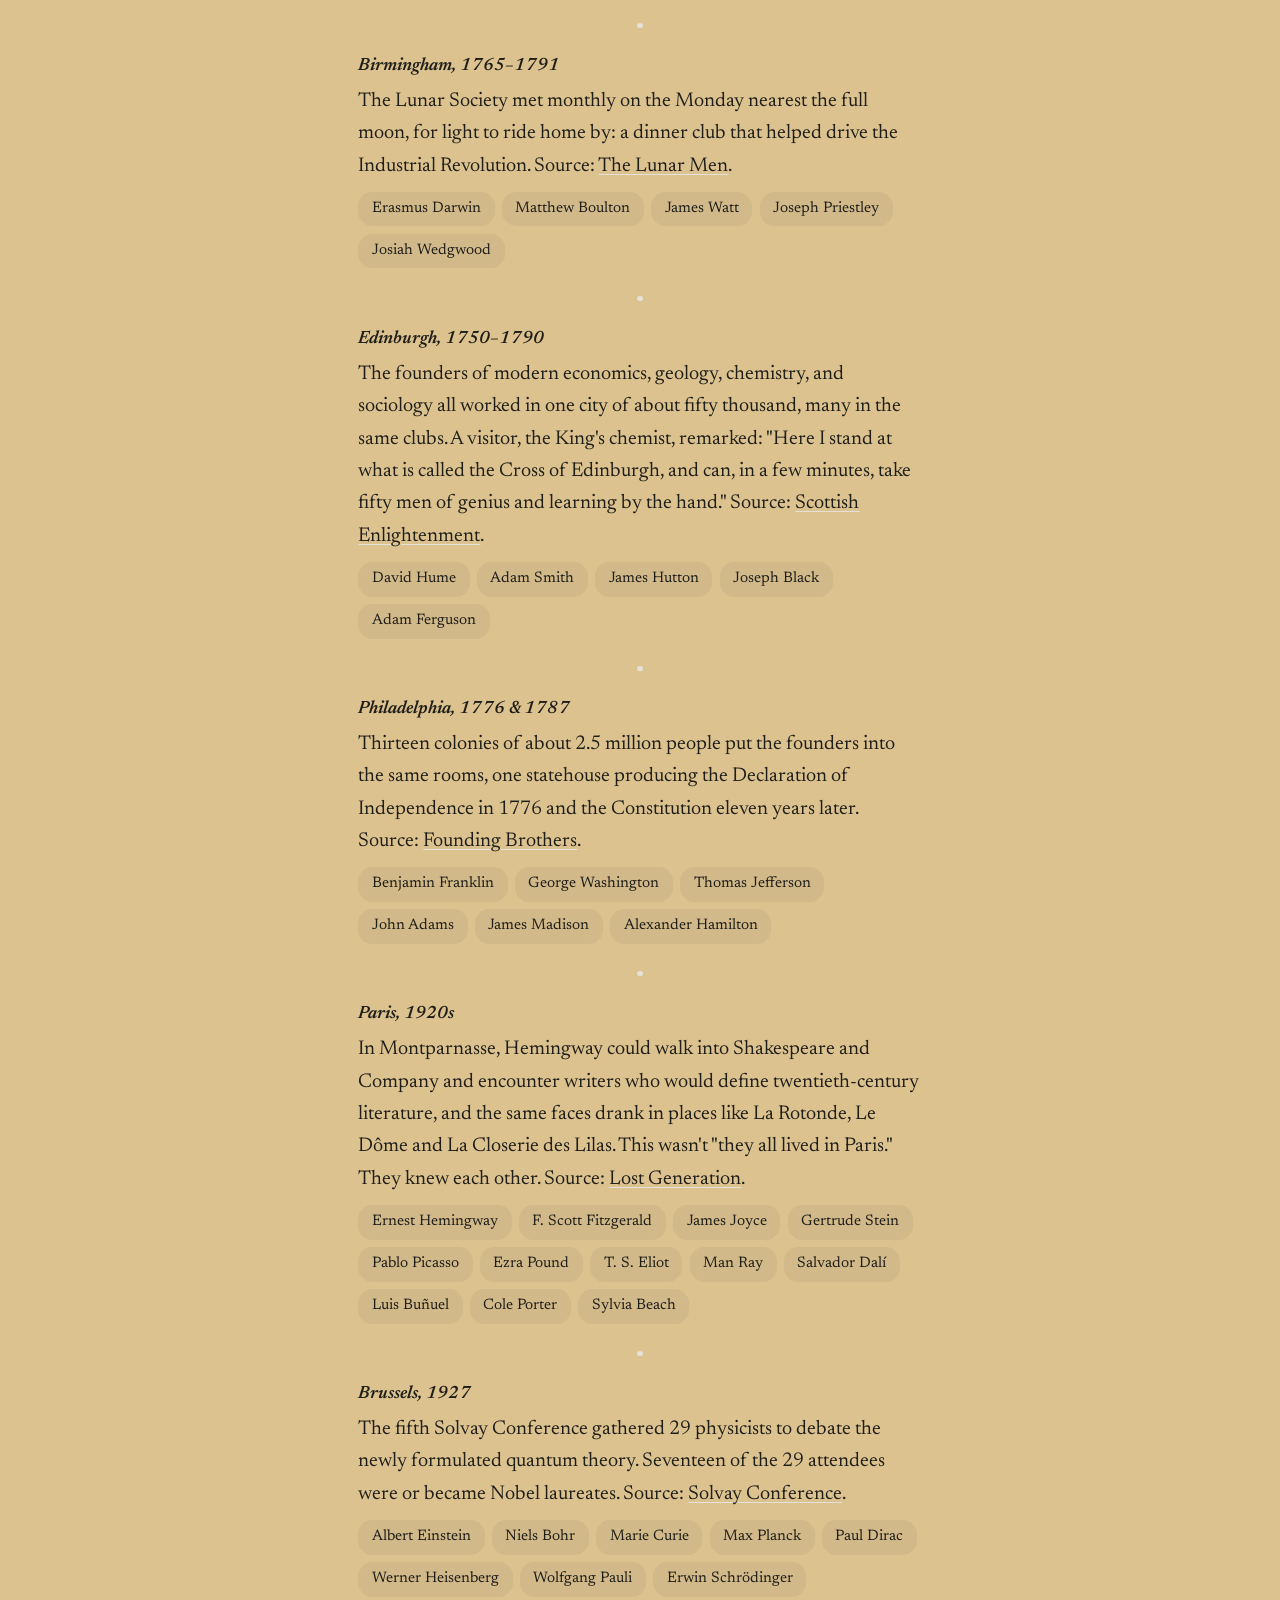
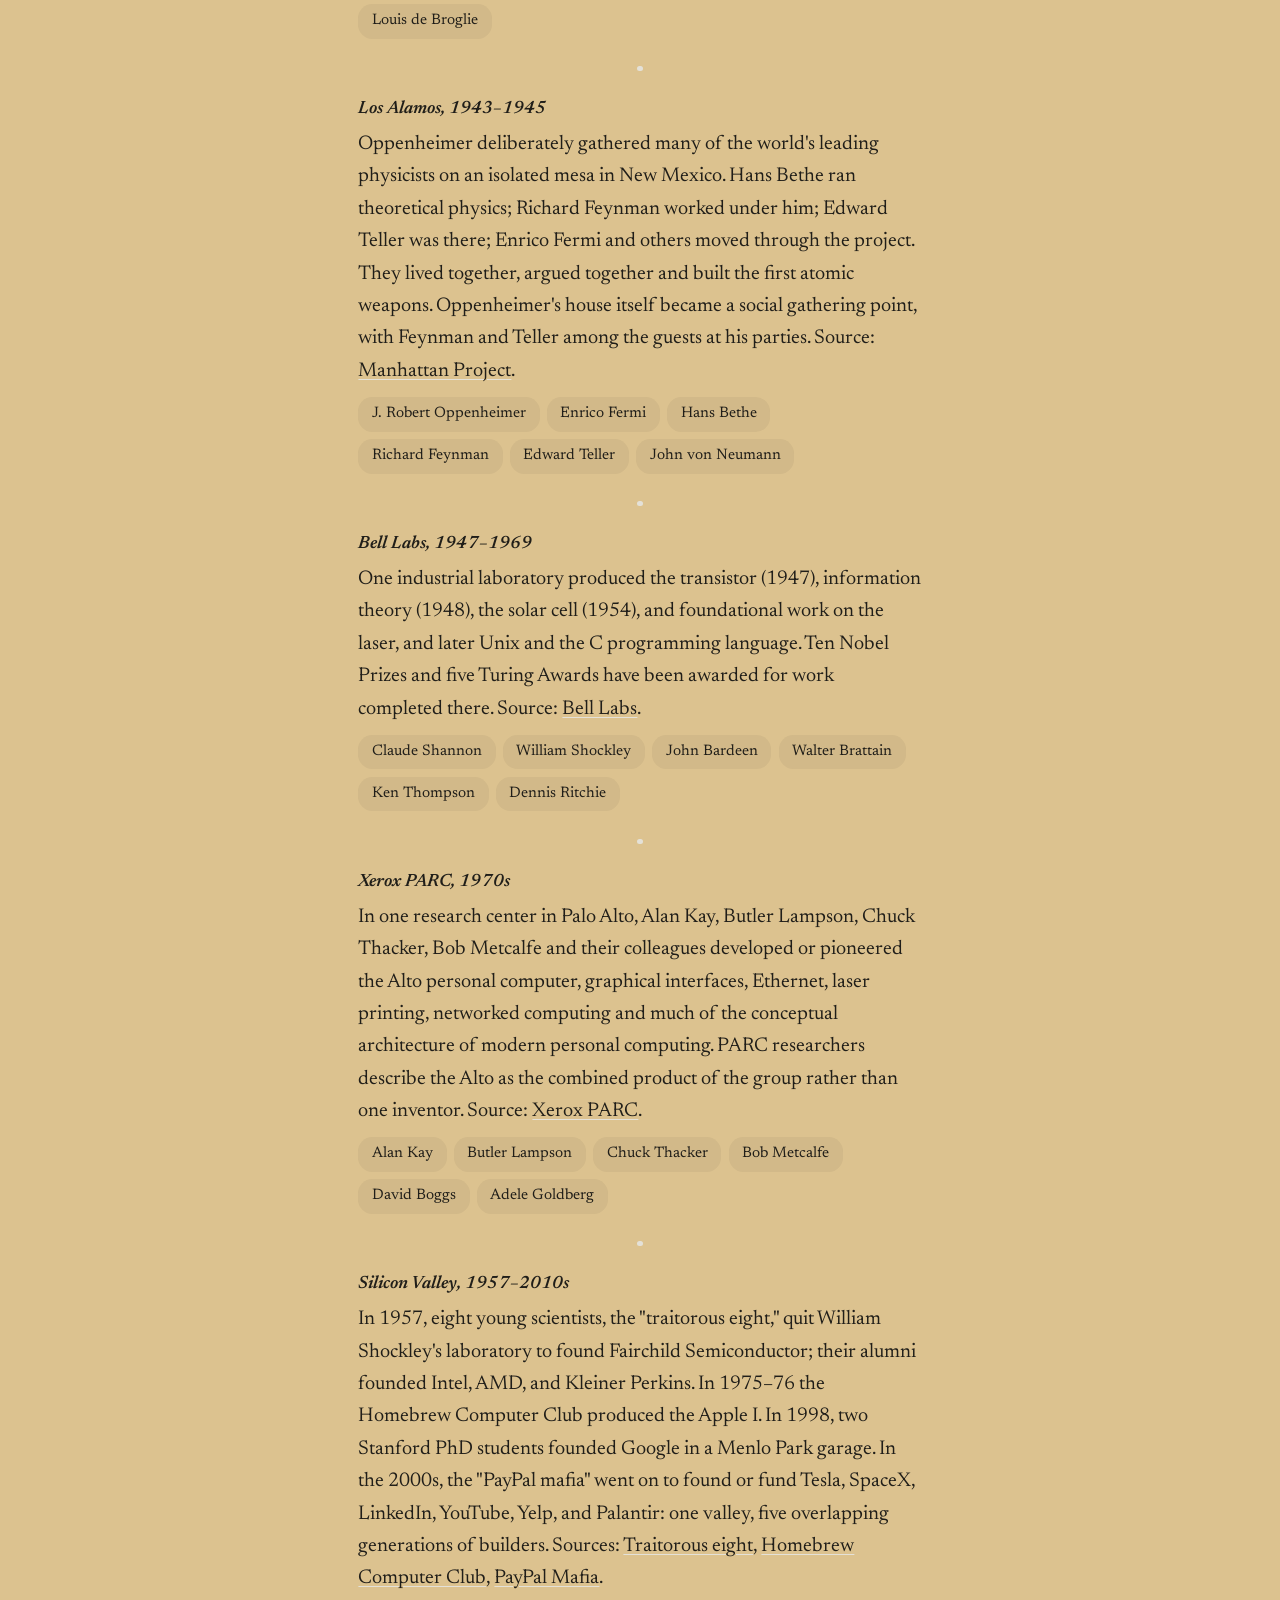
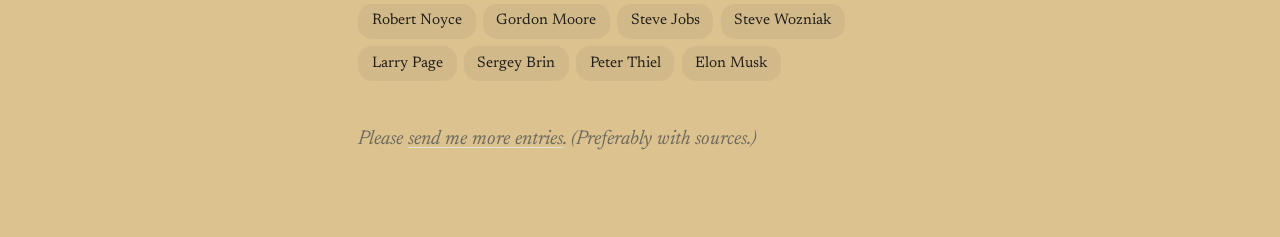
<file: genius-gatherings.html>
<!doctype html>
<html lang="en">
<head>
  <meta charset="utf-8">
  <meta name="viewport" content="width=device-width, initial-scale=1">
  <meta name="description" content="Genius gatherings · Arthur Hampel.">
  <title>Genius Gatherings · Arthur Hampel</title>
  <link rel="stylesheet" href="https://fonts.googleapis.com/css2?family=Newsreader:ital,opsz,wght@0,6..72,400;0,6..72,500;0,6..72,600;1,6..72,400;1,6..72,500&display=swap">
  <link rel="stylesheet" href="style.css">
</head>
<body>
<main>
  <header>
    <a class="target" id="target" href="index.html" aria-label="Home"><span class="breath" aria-hidden="true"></span></a>
    <h1><a href="index.html">Arthur Hampel</a></h1>
  </header>

  <nav aria-label="Sections">
    <a href="writing.html">Writing</a>
    <a href="fascinating-thoughts.html" aria-current="page">Fascinating Thoughts</a>
    <a href="conversations.html">Conversations</a>
    <a href="arrow.html">Fly Curse</a>
  </nav>

  <nav class="subnav" aria-label="Fascinating Thoughts sections">
    <a href="manias.html">Mocked on arrival</a>
    <a href="genius-gatherings.html" aria-current="page">Genius gatherings</a>
    <a href="fast.html">Fast</a>
  </nav>

  <div class="content">
    <section>
      <h2 class="page-title">Genius gatherings</h2>
      <p class="lede-soft">Every so often, an improbable number of extraordinary people were together at once.</p>
      <p class="punch">Why there? Why then?</p>
      <div class="entry">
        <h3>Athens, 5th century BC</h3>
        <p>In roughly one century, one city-state produced the founders of philosophy, drama, history, and democratic politics. Source: <a href="https://en.wikipedia.org/wiki/Fifth-century_Athens">Fifth-century Athens</a>.</p>
        <p class="people"><span class="person" tabindex="0">Pericles</span> <span class="person" tabindex="0">Socrates</span> <span class="person" tabindex="0">Plato</span> <span class="person" tabindex="0">Aeschylus</span> <span class="person" tabindex="0">Sophocles</span> <span class="person" tabindex="0">Euripides</span> <span class="person" tabindex="0">Aristophanes</span> <span class="person" tabindex="0">Herodotus</span> <span class="person" tabindex="0">Thucydides</span> <span class="person" tabindex="0">Phidias</span></p>
      </div>
      <div class="entry">
        <h3>Florence, 1504</h3>
        <p>Leonardo and Michelangelo were commissioned to paint battle scenes on opposite walls of the same council hall in the Palazzo Vecchio, while Machiavelli served in the same government and the young Raphael traveled to Florence to study them both. Source: <a href="https://en.wikipedia.org/wiki/The_Battle_of_Anghiari_(Leonardo)">The Battle of Anghiari</a>.</p>
        <p class="people"><span class="person" tabindex="0">Leonardo da Vinci</span> <span class="person" tabindex="0">Michelangelo</span> <span class="person" tabindex="0">Machiavelli</span> <span class="person" tabindex="0">Raphael</span></p>
      </div>
      <div class="entry">
        <h3>London, c. 1675–1700</h3>
        <p>The early Royal Society put the founders of modern science in one room. Not merely contemporaries: they were corresponding, fighting, presenting experiments and meeting through the Society. Halley famously visited Newton and asked him what orbit a planet would follow if gravity diminished with the square of distance. Newton effectively replied: an ellipse. That conversation helped trigger the writing of the Principia. Source: <a href="https://en.wikipedia.org/wiki/Royal_Society">Royal Society</a>.</p>
        <p class="people"><span class="person" tabindex="0">Isaac Newton</span> <span class="person" tabindex="0">Robert Hooke</span> <span class="person" tabindex="0">Christopher Wren</span> <span class="person" tabindex="0">Robert Boyle</span> <span class="person" tabindex="0">Edmond Halley</span> <span class="person" tabindex="0">John Flamsteed</span></p>
      </div>
      <div class="entry">
        <h3>Birmingham, 1765–1791</h3>
        <p>The Lunar Society met monthly on the Monday nearest the full moon, for light to ride home by: a dinner club that helped drive the Industrial Revolution. Source: <a href="https://www.amazon.com/Lunar-Men-Friends-Curiosity-Changed/dp/0374528888">The Lunar Men</a>.</p>
        <p class="people"><span class="person" tabindex="0">Erasmus Darwin</span> <span class="person" tabindex="0">Matthew Boulton</span> <span class="person" tabindex="0">James Watt</span> <span class="person" tabindex="0">Joseph Priestley</span> <span class="person" tabindex="0">Josiah Wedgwood</span></p>
      </div>
      <div class="entry">
        <h3>Edinburgh, 1750–1790</h3>
        <p>The founders of modern economics, geology, chemistry, and sociology all worked in one city of about fifty thousand, many in the same clubs. A visitor, the King's chemist, remarked: "Here I stand at what is called the Cross of Edinburgh, and can, in a few minutes, take fifty men of genius and learning by the hand." Source: <a href="https://en.wikipedia.org/wiki/Scottish_Enlightenment">Scottish Enlightenment</a>.</p>
        <p class="people"><span class="person" tabindex="0">David Hume</span> <span class="person" tabindex="0">Adam Smith</span> <span class="person" tabindex="0">James Hutton</span> <span class="person" tabindex="0">Joseph Black</span> <span class="person" tabindex="0">Adam Ferguson</span></p>
      </div>
      <div class="entry">
        <h3>Philadelphia, 1776 &amp; 1787</h3>
        <p>Thirteen colonies of about 2.5 million people put the founders into the same rooms, one statehouse producing the Declaration of Independence in 1776 and the Constitution eleven years later. Source: <a href="https://en.wikipedia.org/wiki/Founding_Brothers">Founding Brothers</a>.</p>
        <p class="people"><span class="person" tabindex="0">Benjamin Franklin</span> <span class="person" tabindex="0">George Washington</span> <span class="person" tabindex="0">Thomas Jefferson</span> <span class="person" tabindex="0">John Adams</span> <span class="person" tabindex="0">James Madison</span> <span class="person" tabindex="0">Alexander Hamilton</span></p>
      </div>
      <div class="entry">
        <h3>Paris, 1920s</h3>
        <p>In Montparnasse, Hemingway could walk into Shakespeare and Company and encounter writers who would define twentieth-century literature, and the same faces drank in places like La Rotonde, Le Dôme and La Closerie des Lilas. This wasn't "they all lived in Paris." They knew each other. Source: <a href="https://en.wikipedia.org/wiki/Lost_Generation">Lost Generation</a>.</p>
        <p class="people"><span class="person" tabindex="0">Ernest Hemingway</span> <span class="person" tabindex="0">F. Scott Fitzgerald</span> <span class="person" tabindex="0">James Joyce</span> <span class="person" tabindex="0">Gertrude Stein</span> <span class="person" tabindex="0">Pablo Picasso</span> <span class="person" tabindex="0">Ezra Pound</span> <span class="person" tabindex="0">T. S. Eliot</span> <span class="person" tabindex="0">Man Ray</span> <span class="person" tabindex="0">Salvador Dalí</span> <span class="person" tabindex="0">Luis Buñuel</span> <span class="person" tabindex="0">Cole Porter</span> <span class="person" tabindex="0">Sylvia Beach</span></p>
      </div>
      <div class="entry">
        <h3>Brussels, 1927</h3>
        <p>The fifth Solvay Conference gathered 29 physicists to debate the newly formulated quantum theory. Seventeen of the 29 attendees were or became Nobel laureates. Source: <a href="https://en.wikipedia.org/wiki/Solvay_Conference">Solvay Conference</a>.</p>
        <p class="people"><span class="person" tabindex="0">Albert Einstein</span> <span class="person" tabindex="0">Niels Bohr</span> <span class="person" tabindex="0">Marie Curie</span> <span class="person" tabindex="0">Max Planck</span> <span class="person" tabindex="0">Paul Dirac</span> <span class="person" tabindex="0">Werner Heisenberg</span> <span class="person" tabindex="0">Wolfgang Pauli</span> <span class="person" tabindex="0">Erwin Schrödinger</span> <span class="person" tabindex="0">Louis de Broglie</span></p>
      </div>
      <div class="entry">
        <h3>Los Alamos, 1943–1945</h3>
        <p>Oppenheimer deliberately gathered many of the world's leading physicists on an isolated mesa in New Mexico. Hans Bethe ran theoretical physics; Richard Feynman worked under him; Edward Teller was there; Enrico Fermi and others moved through the project. They lived together, argued together and built the first atomic weapons. Oppenheimer's house itself became a social gathering point, with Feynman and Teller among the guests at his parties. Source: <a href="https://en.wikipedia.org/wiki/Manhattan_Project">Manhattan Project</a>.</p>
        <p class="people"><span class="person" tabindex="0">J. Robert Oppenheimer</span> <span class="person" tabindex="0">Enrico Fermi</span> <span class="person" tabindex="0">Hans Bethe</span> <span class="person" tabindex="0">Richard Feynman</span> <span class="person" tabindex="0">Edward Teller</span> <span class="person" tabindex="0">John von Neumann</span></p>
      </div>
      <div class="entry">
        <h3>Bell Labs, 1947–1969</h3>
        <p>One industrial laboratory produced the transistor (1947), information theory (1948), the solar cell (1954), and foundational work on the laser, and later Unix and the C programming language. Ten Nobel Prizes and five Turing Awards have been awarded for work completed there. Source: <a href="https://en.wikipedia.org/wiki/Bell_Labs">Bell Labs</a>.</p>
        <p class="people"><span class="person" tabindex="0">Claude Shannon</span> <span class="person" tabindex="0">William Shockley</span> <span class="person" tabindex="0">John Bardeen</span> <span class="person" tabindex="0">Walter Brattain</span> <span class="person" tabindex="0">Ken Thompson</span> <span class="person" tabindex="0">Dennis Ritchie</span></p>
      </div>
      <div class="entry">
        <h3>Xerox PARC, 1970s</h3>
        <p>In one research center in Palo Alto, Alan Kay, Butler Lampson, Chuck Thacker, Bob Metcalfe and their colleagues developed or pioneered the Alto personal computer, graphical interfaces, Ethernet, laser printing, networked computing and much of the conceptual architecture of modern personal computing. PARC researchers describe the Alto as the combined product of the group rather than one inventor. Source: <a href="https://en.wikipedia.org/wiki/PARC_(company)">Xerox PARC</a>.</p>
        <p class="people"><span class="person" tabindex="0">Alan Kay</span> <span class="person" tabindex="0">Butler Lampson</span> <span class="person" tabindex="0">Chuck Thacker</span> <span class="person" tabindex="0">Bob Metcalfe</span> <span class="person" tabindex="0">David Boggs</span> <span class="person" tabindex="0">Adele Goldberg</span></p>
      </div>
      <div class="entry">
        <h3>Silicon Valley, 1957–2010s</h3>
        <p>In 1957, eight young scientists, the "traitorous eight," quit William Shockley's laboratory to found Fairchild Semiconductor; their alumni founded Intel, AMD, and Kleiner Perkins. In 1975–76 the Homebrew Computer Club produced the Apple I. In 1998, two Stanford PhD students founded Google in a Menlo Park garage. In the 2000s, the "PayPal mafia" went on to found or fund Tesla, SpaceX, LinkedIn, YouTube, Yelp, and Palantir: one valley, five overlapping generations of builders. Sources: <a href="https://en.wikipedia.org/wiki/Traitorous_eight">Traitorous eight</a>, <a href="https://en.wikipedia.org/wiki/Homebrew_Computer_Club">Homebrew Computer Club</a>, <a href="https://en.wikipedia.org/wiki/PayPal_Mafia">PayPal Mafia</a>.</p>
        <p class="people"><span class="person" tabindex="0">Robert Noyce</span> <span class="person" tabindex="0">Gordon Moore</span> <span class="person" tabindex="0">Steve Jobs</span> <span class="person" tabindex="0">Steve Wozniak</span> <span class="person" tabindex="0">Larry Page</span> <span class="person" tabindex="0">Sergey Brin</span> <span class="person" tabindex="0">Peter Thiel</span> <span class="person" tabindex="0">Elon Musk</span></p>
      </div>
    </section>

    <p class="quiet">Please <a href="mailto:arthurhampel07@gmail.com">send me more entries</a>. (Preferably with sources.)</p>
  </div>
</main>
<script src="site.js"></script>
<script>
// People cards: click a name and their story rolls in, with a source.
const BIOS = {"Pericles": ["Led Athens for over three decades at the height of its power, championing the building program that produced the Parthenon and widening the democracy that let ordinary citizens run the city. Thucydides called him the first citizen of Athens. He died in the plague of 429 BC, two years into the war that would end the golden age.", "https://en.wikipedia.org/wiki/Pericles"], "Socrates": ["Spent his life questioning Athenians in the marketplace and wrote nothing down; everything we know of him comes through his students. He fought as a soldier at Potidaea and Delium, and his method of relentless questioning became the foundation of Western philosophy. In 399 BC the city tried him for impiety and corrupting the youth, and he drank the hemlock rather than flee.", "https://en.wikipedia.org/wiki/Socrates"], "Plato": ["A young aristocrat who fell under Socrates' influence and gave up poetry and politics for philosophy. After his teacher's execution he founded the Academy, arguably the first university in the West, and taught there for forty years. His dialogues, with Socrates as their central character, are still the starting point of Western philosophy. Aristotle was his student.", "https://en.wikipedia.org/wiki/Plato"], "Aeschylus": ["The earliest of the great tragedians and a veteran of Marathon, where Athens turned back the first Persian invasion. He transformed drama by adding a second actor, making true dialogue possible for the first time. Of his estimated ninety plays, seven survive, including the Oresteia. Tradition says his epitaph mentioned only his service at Marathon, and not a word about his plays.", "https://en.wikipedia.org/wiki/Aeschylus"], "Sophocles": ["Wrote Oedipus Rex and Antigone, and won the Athenian drama competition eighteen times, more than any rival. He added the third actor and painted scenery, and served the city as treasurer and as a general alongside Pericles. He wrote over 120 plays across sixty years; seven survive.", "https://en.wikipedia.org/wiki/Sophocles"], "Euripides": ["The youngest and most unsettling of the three tragedians, more interested in the psychology of his characters than in the will of the gods. Medea, The Trojan Women, and The Bacchae still read as startlingly modern. He rarely won the festival in his lifetime, but after his death he became the most performed of the three.", "https://en.wikipedia.org/wiki/Euripides"], "Aristophanes": ["The master of Athenian comedy, who lampooned politicians, generals, philosophers, and the war itself in front of the very citizens who ran the city. His play The Clouds mocked Socrates by name, and Plato later suggested it helped seed the prejudice that killed him. Eleven of his plays survive, the only complete comedies we have from the era.", "https://en.wikipedia.org/wiki/Aristophanes"], "Herodotus": ["Traveled the Mediterranean and the Near East collecting the stories that became his Histories, the first great work of history in the Western canon. His account of the Persian Wars mixes eyewitness reporting, geography, and legend. Cicero called him the father of history. He is said to have read portions of the work aloud in Athens at the height of its golden age.", "https://en.wikipedia.org/wiki/Herodotus"], "Thucydides": ["An Athenian general who was exiled after losing a city to Sparta, and who used the exile to write his history of the Peloponnesian War. He stripped the gods out of historical explanation and analyzed power, fear, and interest instead. His accounts of the plague of Athens and the civil war at Corcyra are still assigned to students of politics. The work breaks off unfinished, mid-narrative.", "https://en.wikipedia.org/wiki/Thucydides"], "Phidias": ["The sculptor who directed the artistic program of the Parthenon, including the great gold and ivory statue of Athena inside it. His seated Zeus at Olympia was counted among the seven wonders of the ancient world. Ancient critics ranked him the greatest of all Greek sculptors. He was a personal friend of Pericles, and the statesman's enemies prosecuted the artist to wound him.", "https://en.wikipedia.org/wiki/Phidias"], "Leonardo da Vinci": ["Painter, engineer, and anatomist; the Mona Lisa was on his easel during exactly these years in Florence. His notebooks run to thousands of pages of inventions, dissections, and observations, written in mirror script and unpublished for centuries. He finished remarkably few works, and abandoned the Battle of Anghiari mural when an experimental painting technique failed on the wall.", "https://en.wikipedia.org/wiki/Leonardo_da_Vinci"], "Michelangelo": ["Had just unveiled the David when Florence commissioned him to paint opposite Leonardo, a rival he openly disliked; he was 29 to Leonardo's 52. He considered himself a sculptor above all, and within a few years he would be on his back painting the Sistine ceiling in Rome. His Battle of Cascina design survived only as a cartoon, which a generation of artists studied until it fell apart.", "https://en.wikipedia.org/wiki/Michelangelo"], "Machiavelli": ["Second chancellor of the Florentine republic, running much of its diplomacy and organizing its citizen militia while the two artists worked down the hall. When the Medici retook the city in 1512 he was dismissed, tortured, and banished to his farm. There, in exile, he wrote The Prince, the most notorious book of political advice ever written.", "https://en.wikipedia.org/wiki/Niccol%C3%B2_Machiavelli"], "Raphael": ["Arrived in Florence at about 21, drawn by reports of what Leonardo and Michelangelo were doing there. He absorbed Leonardo's composition and Michelangelo's force so completely that within four years the Pope summoned him to Rome. In his School of Athens he painted both rivals into the crowd of ancient philosophers. He died at 37, already ranked with the two masters he had come to study.", "https://en.wikipedia.org/wiki/Raphael"], "Erasmus Darwin": ["A physician so celebrated that George III invited him to be royal doctor, an offer he declined. His medical work Zoonomia and his poetry set out a theory of evolution decades before his grandson Charles was born. He helped found the Lunar Society and supplied much of its energy, writing verse about steam engines and botany between patient visits.", "https://en.wikipedia.org/wiki/Erasmus_Darwin"], "Matthew Boulton": ["The manufacturer whose Soho works outside Birmingham was one of the wonders of the industrial age. He partnered with James Watt to turn the improved steam engine into a business that powered mines and mills across Britain. When James Boswell visited, Boulton told him: I sell here, sir, what all the world desires to have: power. He later mechanized the Royal Mint's coinage.", "https://en.wikipedia.org/wiki/Matthew_Boulton"], "James Watt": ["A Scottish instrument maker whose separate condenser transformed the steam engine from a crude mine pump into a universal source of power. He moved to Birmingham to join Boulton, and their partnership defined the early Industrial Revolution. He coined the term horsepower to sell engines to brewers, and the unit of power is named after him.", "https://en.wikipedia.org/wiki/James_Watt"], "Joseph Priestley": ["A dissenting minister and self-taught chemist who isolated oxygen in 1774 and invented carbonated water along the way. His radical politics and support for the French Revolution made him a target, and in 1791 a Birmingham mob burned his house and laboratory. He emigrated to America and spent his last years in rural Pennsylvania.", "https://en.wikipedia.org/wiki/Joseph_Priestley"], "Josiah Wedgwood": ["A potter who industrialized ceramics and more or less invented modern marketing: showrooms, catalogs, money-back guarantees, and celebrity endorsement through royal patronage. His pyrometer for measuring kiln temperatures earned him fellowship of the Royal Society. He was Charles Darwin's other grandfather; the two grandfathers sat in the same dinner club.", "https://en.wikipedia.org/wiki/Josiah_Wedgwood"], "David Hume": ["Wrote A Treatise of Human Nature in his twenties, a work of skeptical philosophy so far ahead of its moment that it fell, in his words, dead-born from the press. His History of England later made him famous and rich. Renowned as the best company in Edinburgh, he faced his own death in 1776 with a calm that unsettled his religious critics.", "https://en.wikipedia.org/wiki/David_Hume"], "Adam Smith": ["A moral philosopher first, whose Theory of Moral Sentiments made his name before economics existed as a subject. In 1776 he published The Wealth of Nations, the founding work of the field. He was David Hume's closest friend, and burned most of his own papers before he died. He spent his last years, with some irony, as a commissioner of customs.", "https://en.wikipedia.org/wiki/Adam_Smith"], "James Hutton": ["A farmer and physician who read the age of the earth in Scottish rock and founded modern geology. At Siccar Point he showed companions layered rock proving the planet was unimaginably older than the accepted chronology allowed. His Theory of the Earth described a world with no vestige of a beginning and no prospect of an end.", "https://en.wikipedia.org/wiki/James_Hutton"], "Joseph Black": ["Discovered carbon dioxide, which he called fixed air, and worked out the concept of latent heat. He taught chemistry in Glasgow and Edinburgh for decades to packed lecture halls. His latent heat work directly informed his friend James Watt's improvements to the steam engine, one of the cleanest lines ever drawn from pure science to world-changing machine.", "https://en.wikipedia.org/wiki/Joseph_Black"], "Adam Ferguson": ["Professor of moral philosophy at Edinburgh and author of An Essay on the History of Civil Society, which examined how societies grow, cohere, and decay. He is regarded as one of the fathers of sociology. A Highlander and former army chaplain, he brought a soldier's bluntness to a city of polite letters.", "https://en.wikipedia.org/wiki/Adam_Ferguson"], "Benjamin Franklin": ["A printer who left business at 42 to spend the rest of his life on science and statecraft. His kite experiment and lightning rod made him the most famous American in the world before the Revolution. He is the only person who signed the Declaration of Independence, the Treaty of Paris, and the Constitution. At 81 he was the oldest man at the Constitutional Convention.", "https://en.wikipedia.org/wiki/Benjamin_Franklin"], "George Washington": ["Commanded the Continental Army for eight years and held it together through defeats that would have ended most causes. He presided over the Constitutional Convention largely in silence, lending it the legitimacy of the one man every faction trusted. Elected president unanimously, twice, he then walked away from power, which astonished the crowned heads of Europe.", "https://en.wikipedia.org/wiki/George_Washington"], "Thomas Jefferson": ["Drafted the Declaration of Independence at 33, in about two weeks, in a rented room in Philadelphia. As president he doubled the country's size with the Louisiana Purchase. He founded the University of Virginia and designed its buildings. He died on July 4, 1826, fifty years to the day after the Declaration, hours before John Adams.", "https://en.wikipedia.org/wiki/Thomas_Jefferson"], "John Adams": ["The lawyer who argued independence through the Continental Congress, after proving his principles by defending the British soldiers of the Boston Massacre in court. He drafted the Massachusetts constitution, the oldest still in force anywhere. He became the first vice president and the second president. He and Jefferson, rivals turned correspondents, died on the same day.", "https://en.wikipedia.org/wiki/John_Adams"], "James Madison": ["Prepared for the Constitutional Convention by reading a trunkful of books on the history of failed republics. His Virginia Plan set the agenda, and his notes are the fullest record of what happened inside the room. He co-wrote the Federalist Papers and drafted the Bill of Rights. He was later the fourth president, and the last of the founders to die.", "https://en.wikipedia.org/wiki/James_Madison"], "Alexander Hamilton": ["An orphaned immigrant from the Caribbean island of Nevis who became Washington's indispensable aide at 22. He wrote 51 of the 85 Federalist essays defending the new Constitution. As first Treasury secretary he built the national credit, the bank, and the mint almost from nothing. He was killed in a duel with the sitting vice president in 1804.", "https://en.wikipedia.org/wiki/Alexander_Hamilton"], "Albert Einstein": ["Published four papers in 1905 that rewrote physics, including special relativity, while working as a patent clerk. General relativity followed in 1915, and the 1919 eclipse observations that confirmed it made him the most famous scientist alive. At Solvay he spent the mornings inventing objections to quantum mechanics, insisting that God does not play dice; Bohr answered every one.", "https://en.wikipedia.org/wiki/Albert_Einstein"], "Niels Bohr": ["Gave the atom its quantum structure in 1913 and built his Copenhagen institute into the home port of the new physics. At Solvay he took Einstein's challenges one by one and answered them overnight, a debate the two continued for decades with total mutual respect. He won the Nobel Prize in 1922 and later helped physicists flee the Nazis.", "https://en.wikipedia.org/wiki/Niels_Bohr"], "Marie Curie": ["Discovered polonium and radium, coined the word radioactivity, and won Nobel Prizes in both physics and chemistry, still the only person honored in two sciences. She was the only woman among the 29 at Solvay in 1927. Her laboratory notebooks remain radioactive to this day, and are stored in lead-lined boxes.", "https://en.wikipedia.org/wiki/Marie_Curie"], "Max Planck": ["Introduced the quantum in 1900 to solve the blackbody radiation problem, and spent years uneasy about what he had unleashed. The fundamental constant of quantum theory bears his name. Dean of German physics for a generation, he personally recruited Einstein to Berlin, and later stood up to the Nazi regime on behalf of Jewish colleagues.", "https://en.wikipedia.org/wiki/Max_Planck"], "Paul Dirac": ["Wrote the equation that united quantum mechanics with special relativity in 1928, and it predicted antimatter four years before the positron was found. He was 25 years old in the Solvay photograph. He shared the Nobel Prize at 31, and was famous among physicists for saying almost nothing at all.", "https://en.wikipedia.org/wiki/Paul_Dirac"], "Werner Heisenberg": ["Invented matrix mechanics, the first full formulation of quantum theory, at 23, partly while recovering from hay fever on a treeless island. His uncertainty principle appeared in 1927, months before the Solvay conference convened. He won the Nobel Prize at 30. His role leading the German atomic program in the war remains argued over to this day.", "https://en.wikipedia.org/wiki/Werner_Heisenberg"], "Wolfgang Pauli": ["Formulated the exclusion principle that explains the structure of the periodic table, and predicted the neutrino decades before it was detected. He was the conscience of physics, wielding the sharpest tongue in the field; his worst verdict on a sloppy theory was that it was not even wrong. He won the Nobel Prize in 1945.", "https://en.wikipedia.org/wiki/Wolfgang_Pauli"], "Erwin Schrödinger": ["Wrote the wave equation in 1926 that still runs working quantum mechanics, reportedly during an alpine holiday. His later cat-in-a-box thought experiment was designed to show how strange the theory he helped build had become. He shared the 1933 Nobel Prize with Dirac, and spent his last decades in Dublin writing on biology and philosophy.", "https://en.wikipedia.org/wiki/Erwin_Schr%C3%B6dinger"], "Louis de Broglie": ["Proposed in his 1924 doctoral thesis that matter itself is a wave, an idea so bold his examiners asked Einstein whether it should pass. Electron diffraction experiments confirmed it within three years. He won the Nobel Prize in 1929, one of the only physicists honored essentially for a PhD thesis.", "https://en.wikipedia.org/wiki/Louis_de_Broglie"], "Claude Shannon": ["Invented information theory in a single 1948 paper that defined the bit and set the limits of all communication. His master's thesis had already shown that Boolean logic could be built into electrical circuits, the foundation of digital computing. Around the Labs he juggled, rode a unicycle through the halls, and built machines for fun, including a mechanical mouse that learned mazes.", "https://en.wikipedia.org/wiki/Claude_Shannon"], "William Shockley": ["Co-invented the transistor and shared the 1956 Nobel Prize for it. He left Bell Labs to found his own semiconductor company in Palo Alto, near his mother's home. His management style was so corrosive that his eight best researchers quit together in 1957, and the companies they went on to found became Silicon Valley.", "https://en.wikipedia.org/wiki/William_Shockley"], "John Bardeen": ["Co-invented the transistor in 1947, then won a second Nobel Prize for the theory of superconductivity, making him the only person with two Nobel Prizes in physics. Colleagues described the gentle, golf-playing Midwesterner as the opposite of a scientific celebrity. He heard about his first Nobel while frying breakfast eggs.", "https://en.wikipedia.org/wiki/John_Bardeen"], "Walter Brattain": ["The experimentalist whose hands actually built the first working transistor in December 1947, with Bardeen theorizing beside him at the bench. He shared the 1956 Nobel Prize with Bardeen and Shockley. The son of a homesteader, he liked to say he preferred good apparatus to grand theory.", "https://en.wikipedia.org/wiki/Walter_Houser_Brattain"], "Ken Thompson": ["Created Unix in 1969 in about three weeks, on a scavenged PDP-7, while his wife was away on vacation. He later co-created the UTF-8 encoding that carries most of the world's text and built Belle, the first machine to play chess at master level. He shared the Turing Award with Dennis Ritchie in 1983.", "https://en.wikipedia.org/wiki/Ken_Thompson"], "Dennis Ritchie": ["Created the C programming language and co-developed Unix with Thompson; between them, most modern software still stands on their work. Practically every operating system in use today descends from or imitates what they built. He shared the 1983 Turing Award, and died in 2011 the same month as Steve Jobs, to a fraction of the notice.", "https://en.wikipedia.org/wiki/Dennis_Ritchie"], "Robert Noyce": ["Led the traitorous eight out of Shockley's lab and ran Fairchild Semiconductor, then co-founded Intel. He co-invented the integrated circuit, the chip that put computers everywhere. Known as the Mayor of Silicon Valley, he mentored a young Steve Jobs, and his relaxed, egalitarian management style became the Valley's house culture.", "https://en.wikipedia.org/wiki/Robert_Noyce"], "Gordon Moore": ["A chemist among the traitorous eight and co-founder of Intel. His 1965 observation that transistor counts double on a regular rhythm became Moore's Law, the metronome of the technology industry for half a century. He later gave away billions to science and conservation through his foundation.", "https://en.wikipedia.org/wiki/Gordon_Moore"], "Steve Jobs": ["Co-founded Apple at 21 with Wozniak out of the Homebrew Computer Club, was forced out at 30, and returned at 42 to save the company. In his second act Apple shipped the iMac, iPod, iPhone, and iPad, and became the most valuable company in the world. He also bought and built Pixar. He died in 2011 at 56.", "https://en.wikipedia.org/wiki/Steve_Jobs"], "Steve Wozniak": ["Designed the Apple I and Apple II essentially alone, machines regarded as masterpieces of engineering economy. He first showed his computer at the Homebrew Computer Club and offered the design freely before Jobs convinced him to sell it. He later gave large blocks of his own Apple stock to early employees he felt had been shortchanged.", "https://en.wikipedia.org/wiki/Steve_Wozniak"], "Larry Page": ["A Stanford PhD student who, with Sergey Brin, turned a research project on ranking web pages into Google in 1998, headquartered first in a rented Menlo Park garage. The PageRank algorithm carries his name. He later founded Alphabet as Google's parent and backed flying cars and life-extension research.", "https://en.wikipedia.org/wiki/Larry_Page"], "Sergey Brin": ["Born in Moscow, he emigrated at six when his family fled Soviet antisemitism, and met Larry Page at Stanford, where the two argued constantly and then built Google together. He co-invented PageRank and led many of Google's most experimental projects. He and Page ran the company as a partnership for two decades.", "https://en.wikipedia.org/wiki/Sergey_Brin"], "Peter Thiel": ["Co-founded PayPal and ran it through the dot-com crash to its sale to eBay. In 2004 he wrote Facebook its first outside check, half a million dollars for a stake that grew to be worth over a billion. He co-founded Palantir and wrote Zero to One, a distillation of his startup thinking that became required reading for founders.", "https://en.wikipedia.org/wiki/Peter_Thiel"], "Elon Musk": ["Merged his online bank X.com into what became PayPal and was its largest shareholder at the sale. He then bet nearly the entire proceeds on two implausible companies at once, SpaceX in 2002 and Tesla soon after, and both came within weeks of bankruptcy before transforming their industries. Starlink, Neuralink, and others followed.", "https://en.wikipedia.org/wiki/Elon_Musk"], "Isaac Newton": ["Published the Principia in 1687, setting out the laws of motion and universal gravitation that governed physics for over two centuries. He invented calculus independently of Leibniz and decomposed white light with a prism. Famously prickly, he feuded with Hooke and Flamsteed alike. He later ran the Royal Mint and served as president of the Royal Society for twenty-four years.", "https://en.wikipedia.org/wiki/Isaac_Newton"], "Robert Hooke": ["The Royal Society's Curator of Experiments, charged with demonstrating something new at every meeting. His Micrographia of 1665 revealed the microscopic world and coined the word cell. Hooke's law of elasticity bears his name, and he claimed, to Newton's fury, a share of the idea of gravitation. No verified portrait of him survives.", "https://en.wikipedia.org/wiki/Robert_Hooke"], "Christopher Wren": ["A professor of astronomy who became England's greatest architect. After the Great Fire of 1666 he rebuilt London's churches, over fifty of them, crowned by St Paul's Cathedral. He was a founding member of the Royal Society and its president. His epitaph in St Paul's reads: if you seek his monument, look around you.", "https://en.wikipedia.org/wiki/Christopher_Wren"], "Robert Boyle": ["Regarded as a founder of modern chemistry. Boyle's law describes how a gas's pressure and volume trade off; his book The Sceptical Chymist attacked alchemy's four elements. With Hooke as his assistant he built the air pump that made vacuum experiments possible. A founding fellow of the Royal Society.", "https://en.wikipedia.org/wiki/Robert_Boyle"], "Edmond Halley": ["Catalogued the southern stars from Saint Helena, then asked Newton the question that changed science, and paid out of his own pocket to publish the Principia when the Royal Society could not. He predicted the return of the comet that now bears his name, becoming the first person to show comets orbit the sun. Later the second Astronomer Royal.", "https://en.wikipedia.org/wiki/Edmond_Halley"], "John Flamsteed": ["The first Astronomer Royal, who founded the Greenwich Observatory and spent four decades measuring the positions of some three thousand stars, the most accurate catalogue ever made to that point. Newton and Halley published his data without permission; Flamsteed bought up and burned most of the copies.", "https://en.wikipedia.org/wiki/John_Flamsteed"], "Ernest Hemingway": ["Arrived in Paris at 22 as a correspondent and learned to write in cafés on borrowed books from Sylvia Beach's shop. The Sun Also Rises came out of these years, and his spare, declarative style reshaped English prose. He won the Nobel Prize in 1954 and told the story of 1920s Paris in A Moveable Feast.", "https://en.wikipedia.org/wiki/Ernest_Hemingway"], "F. Scott Fitzgerald": ["Named the Jazz Age and wrote its masterpiece, The Great Gatsby, finishing it on the French Riviera in 1924. He and Hemingway met in a Paris bar in 1925 and formed a famous, uneasy friendship. He died at 44 believing his work forgotten; Gatsby now sells hundreds of thousands of copies a year.", "https://en.wikipedia.org/wiki/F._Scott_Fitzgerald"], "James Joyce": ["Wrote Ulysses, the book that redefined the novel, while living hand to mouth in Paris. Deemed obscene and unpublishable in the English-speaking world, it was published in 1922 by Sylvia Beach from her bookshop. He spent the next seventeen years on Finnegans Wake, nearly blind, supported by patrons and friends.", "https://en.wikipedia.org/wiki/James_Joyce"], "Gertrude Stein": ["Her salon at 27 rue de Fleurus was the room the century passed through: Picasso and Matisse hung on the walls before the world knew their names, and young writers came for judgment. She told Hemingway's circle, you are all a lost generation, and the name stuck.", "https://en.wikipedia.org/wiki/Gertrude_Stein"], "Pablo Picasso": ["Co-invented Cubism and kept reinventing painting for seven decades, producing tens of thousands of works. In the twenties he lived among the writers of Montparnasse, painted Stein's portrait, and designed for the Ballets Russes. Guernica, painted in 1937, became the century's most famous protest painting.", "https://en.wikipedia.org/wiki/Pablo_Picasso"], "Ezra Pound": ["The great impresario of modernism, whose command was: make it new. He edited The Waste Land down to its final form, championed Joyce and Eliot before anyone else would print them, and pushed Hemingway's first stories into publication. His later life collapsed into disgrace over his wartime broadcasts for fascist Italy.", "https://en.wikipedia.org/wiki/Ezra_Pound"], "T. S. Eliot": ["Published The Waste Land in 1922, the poem that broke poetry open, dedicating it to Pound as il miglior fabbro, the better craftsman. A banker turned publisher, he wrote in London but belonged to the Paris orbit. He won the Nobel Prize in 1948.", "https://en.wikipedia.org/wiki/T._S._Eliot"], "Man Ray": ["An American in Montparnasse who made photography a modernist art: solarized portraits, cameraless rayographs, and images of nearly everyone in the quarter. He photographed Joyce, Stein, Hemingway, and the surrealists, and his portraits are how we picture 1920s Paris.", "https://en.wikipedia.org/wiki/Man_Ray"], "Salvador Dalí": ["Arrived from Spain at the decade's end and joined the surrealists, painting dreamscapes with photographic precision. The Persistence of Memory, with its melting clocks, made him surrealism's most famous face. With Buñuel he wrote Un Chien Andalou, cinema's most notorious short film.", "https://en.wikipedia.org/wiki/Salvador_Dal%C3%AD"], "Luis Buñuel": ["Came to Paris from Spain and, with Dalí, made Un Chien Andalou in 1929, seventeen minutes that scandalized audiences and founded surrealist cinema. Across a fifty-year career in France and Mexico he kept attacking bourgeois certainties, winning an Oscar for The Discreet Charm of the Bourgeoisie.", "https://en.wikipedia.org/wiki/Luis_Bu%C3%B1uel"], "Cole Porter": ["Lived lavishly in Paris through the twenties, writing songs at parties he threw himself. The city gave American music some of its wittiest standards, and he went on to write Anything Goes and Kiss Me, Kate. Let's Do It, his first big hit, arrived in 1928.", "https://en.wikipedia.org/wiki/Cole_Porter"], "Sylvia Beach": ["Founded the bookshop Shakespeare and Company in 1919, and it became the clubhouse of literary Paris: a library, post office, and bank for broke writers. When no publisher in the English-speaking world would touch Ulysses, she published it herself in 1922.", "https://en.wikipedia.org/wiki/Sylvia_Beach"], "J. Robert Oppenheimer": ["Directed the Los Alamos laboratory at 39, holding together the most concentrated collection of physics talent ever assembled and earning the label father of the atomic bomb. After the war he opposed the hydrogen bomb, and in 1954 his security clearance was revoked in a hearing now widely seen as a disgrace; the verdict was formally vacated in 2022.", "https://en.wikipedia.org/wiki/J._Robert_Oppenheimer"], "Enrico Fermi": ["Built the world's first nuclear reactor under the Chicago stadium stands in 1942, then moved through Los Alamos as one of the few physicists equally great at theory and experiment. He won the Nobel Prize in 1938 and used the ceremony in Stockholm to escape Fascist Italy. His lunchtime question, where is everybody, became the Fermi paradox.", "https://en.wikipedia.org/wiki/Enrico_Fermi"], "Hans Bethe": ["Ran the theoretical division at Los Alamos, refereeing the daily arguments of Feynman, Teller, and the rest. He had already worked out how stars shine, the work that later won him the 1967 Nobel Prize. He spent his last decades arguing for arms control, and was still publishing astrophysics in his nineties.", "https://en.wikipedia.org/wiki/Hans_Bethe"], "Richard Feynman": ["A 25-year-old group leader under Bethe who entertained himself at Los Alamos by picking the locks on cabinets holding atomic secrets. He later shared the Nobel Prize for quantum electrodynamics, became physics' greatest teacher and storyteller, and showed the world why the Challenger exploded with a glass of ice water.", "https://en.wikipedia.org/wiki/Richard_Feynman"], "Edward Teller": ["Pushed for the hydrogen bomb from the earliest Los Alamos days, and after the war got it built, becoming its so-called father. His testimony against Oppenheimer in 1954 made him an outcast among colleagues for the rest of his life. He co-founded the Lawrence Livermore laboratory.", "https://en.wikipedia.org/wiki/Edward_Teller"], "John von Neumann": ["Perhaps the fastest mind of the century: he did the implosion calculations at Los Alamos, invented game theory, and laid down the stored-program computer architecture that nearly every computer still uses. Colleagues, including Nobel laureates, described him as the only genius among them.", "https://en.wikipedia.org/wiki/John_von_Neumann"], "Alan Kay": ["Imagined the Dynabook, a computer for children, decades before laptops and tablets existed, and led the PARC team that created Smalltalk and the overlapping-window interface. He said the best way to predict the future is to invent it. He won the Turing Award in 2003.", "https://en.wikipedia.org/wiki/Alan_Kay"], "Butler Lampson": ["Co-designed the Alto, the machine that made personal computing real, and touched nearly every system PARC produced, from laser printing to networking. His 1972 memo Why Alto is one of the founding documents of the personal computer. He won the Turing Award in 1992.", "https://en.wikipedia.org/wiki/Butler_Lampson"], "Chuck Thacker": ["The Alto's chief hardware designer, who built the machine in a matter of months, and a co-inventor of Ethernet. Decades later he designed the hardware for Microsoft's first tablet PC. He won the Turing Award in 2009.", "https://en.wikipedia.org/wiki/Charles_P._Thacker"], "Bob Metcalfe": ["Co-invented Ethernet at PARC in 1973, sketching it first in a memo, then left to found 3Com and carry networking to the world. Metcalfe's law, that a network's value grows with the square of its users, bears his name. He won the Turing Award in 2022.", "https://en.wikipedia.org/wiki/Robert_Metcalfe"], "David Boggs": ["Co-invented Ethernet with Metcalfe and built its first working implementations, stringing the original cable through the PARC building. A radio amateur since boyhood, he was the hands that made the network real.", "https://en.wikipedia.org/wiki/David_Boggs"], "Adele Goldberg": ["Co-developed Smalltalk and managed the Learning Research Group at PARC. When Xerox ordered her to demonstrate it to Steve Jobs in 1979, she objected that they were giving away the company's crown jewels; she was overruled, and the Macintosh followed. She later led Smalltalk into the world through ParcPlace Systems.", "https://en.wikipedia.org/wiki/Adele_Goldberg_(computer_scientist)"]};
function showPersonCard(el, toggle) {
  const name = el.textContent.trim();
  const bio = BIOS[name];
  if (!bio) return;
  const holder = el.closest('.entry');
  let card = document.getElementById('person-card');
  if (toggle && card && card.dataset.name === name && card.parentElement === holder) { card.remove(); return; }
  if (!card) {
    card = document.createElement('div');
    card.id = 'person-card';
    card.className = 'person-card';
  }
  card.dataset.name = name;
  card.innerHTML = '<b>' + name + '.</b> ' + bio[0] +
    ' <span class="src">Source: <a href="' + bio[1] + '">Wikipedia</a>.</span>';
  holder.appendChild(card);
}
document.addEventListener('click', e => {
  const p = e.target.closest('.person');
  if (p) { showPersonCard(p, true); return; }
  const card = document.getElementById('person-card');
  if (card && !e.target.closest('.person-card')) card.remove();
});
</script>
</body>
</html>
</file>
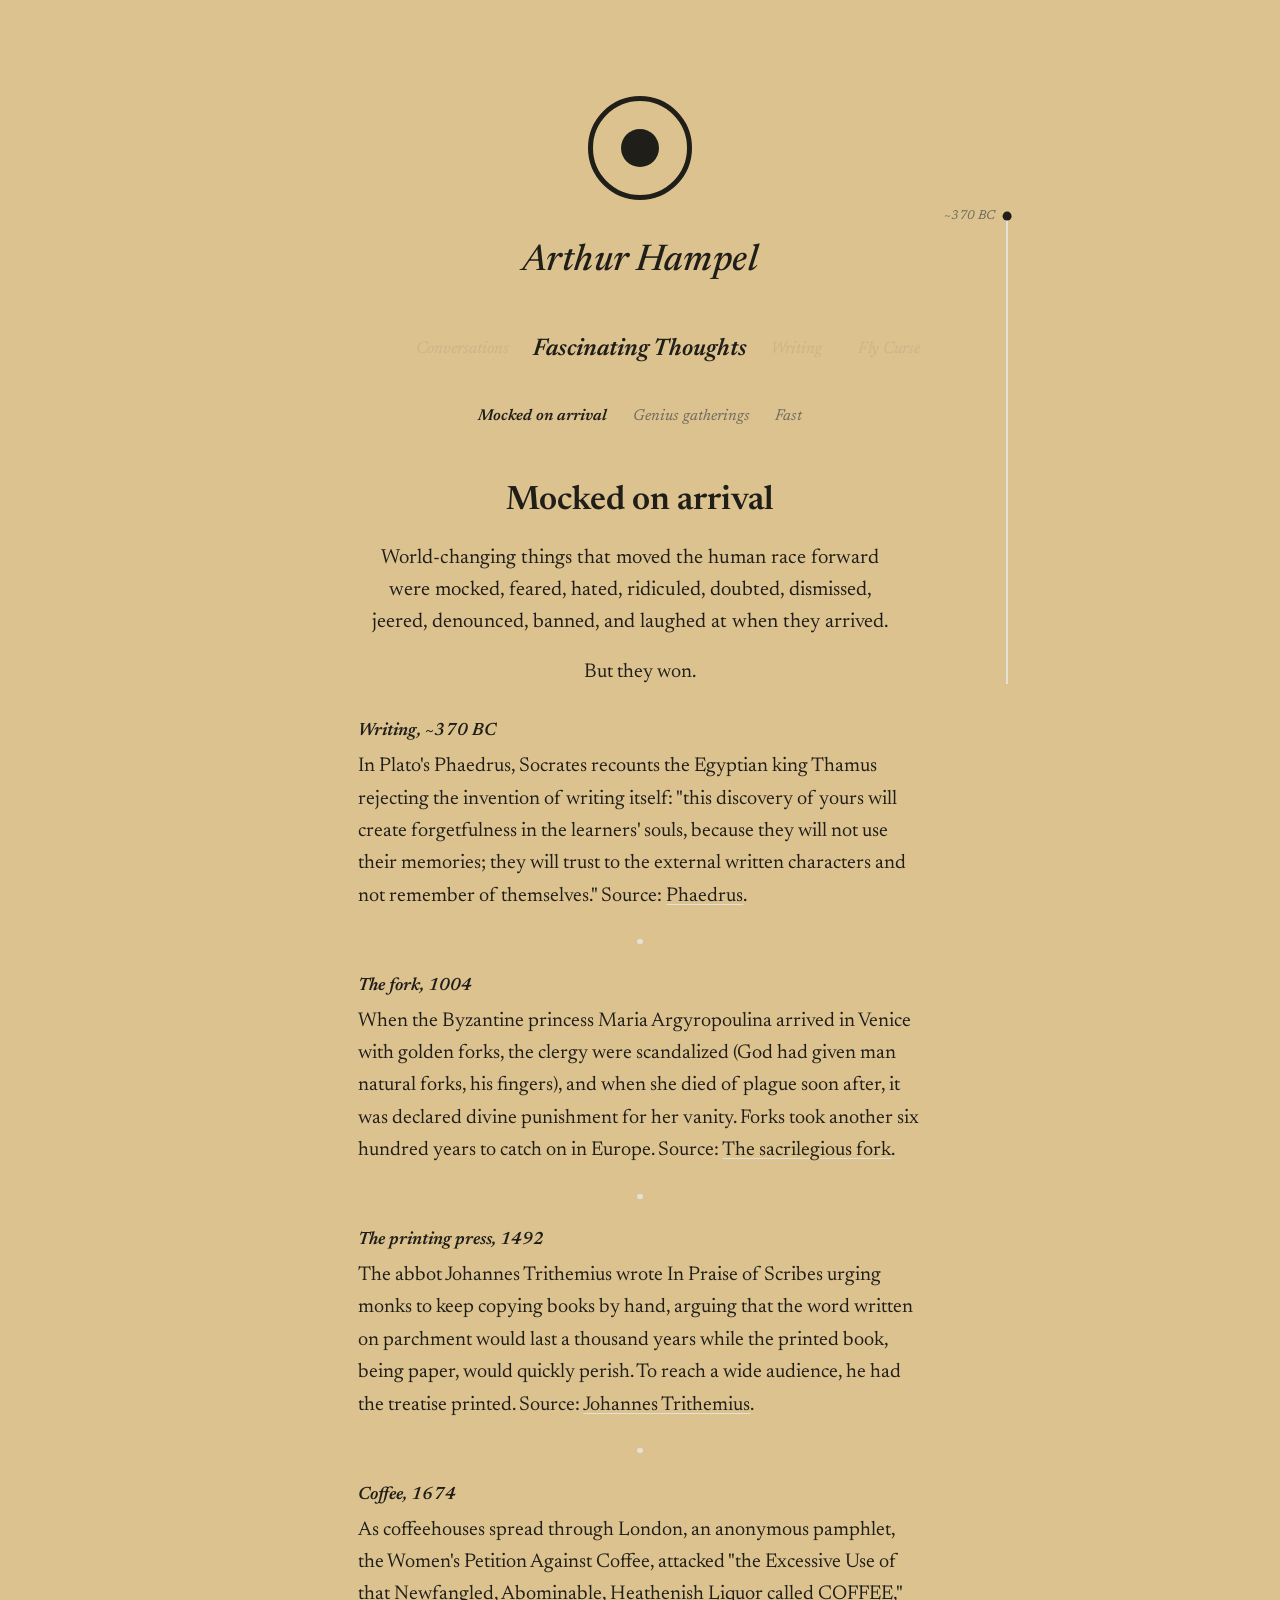
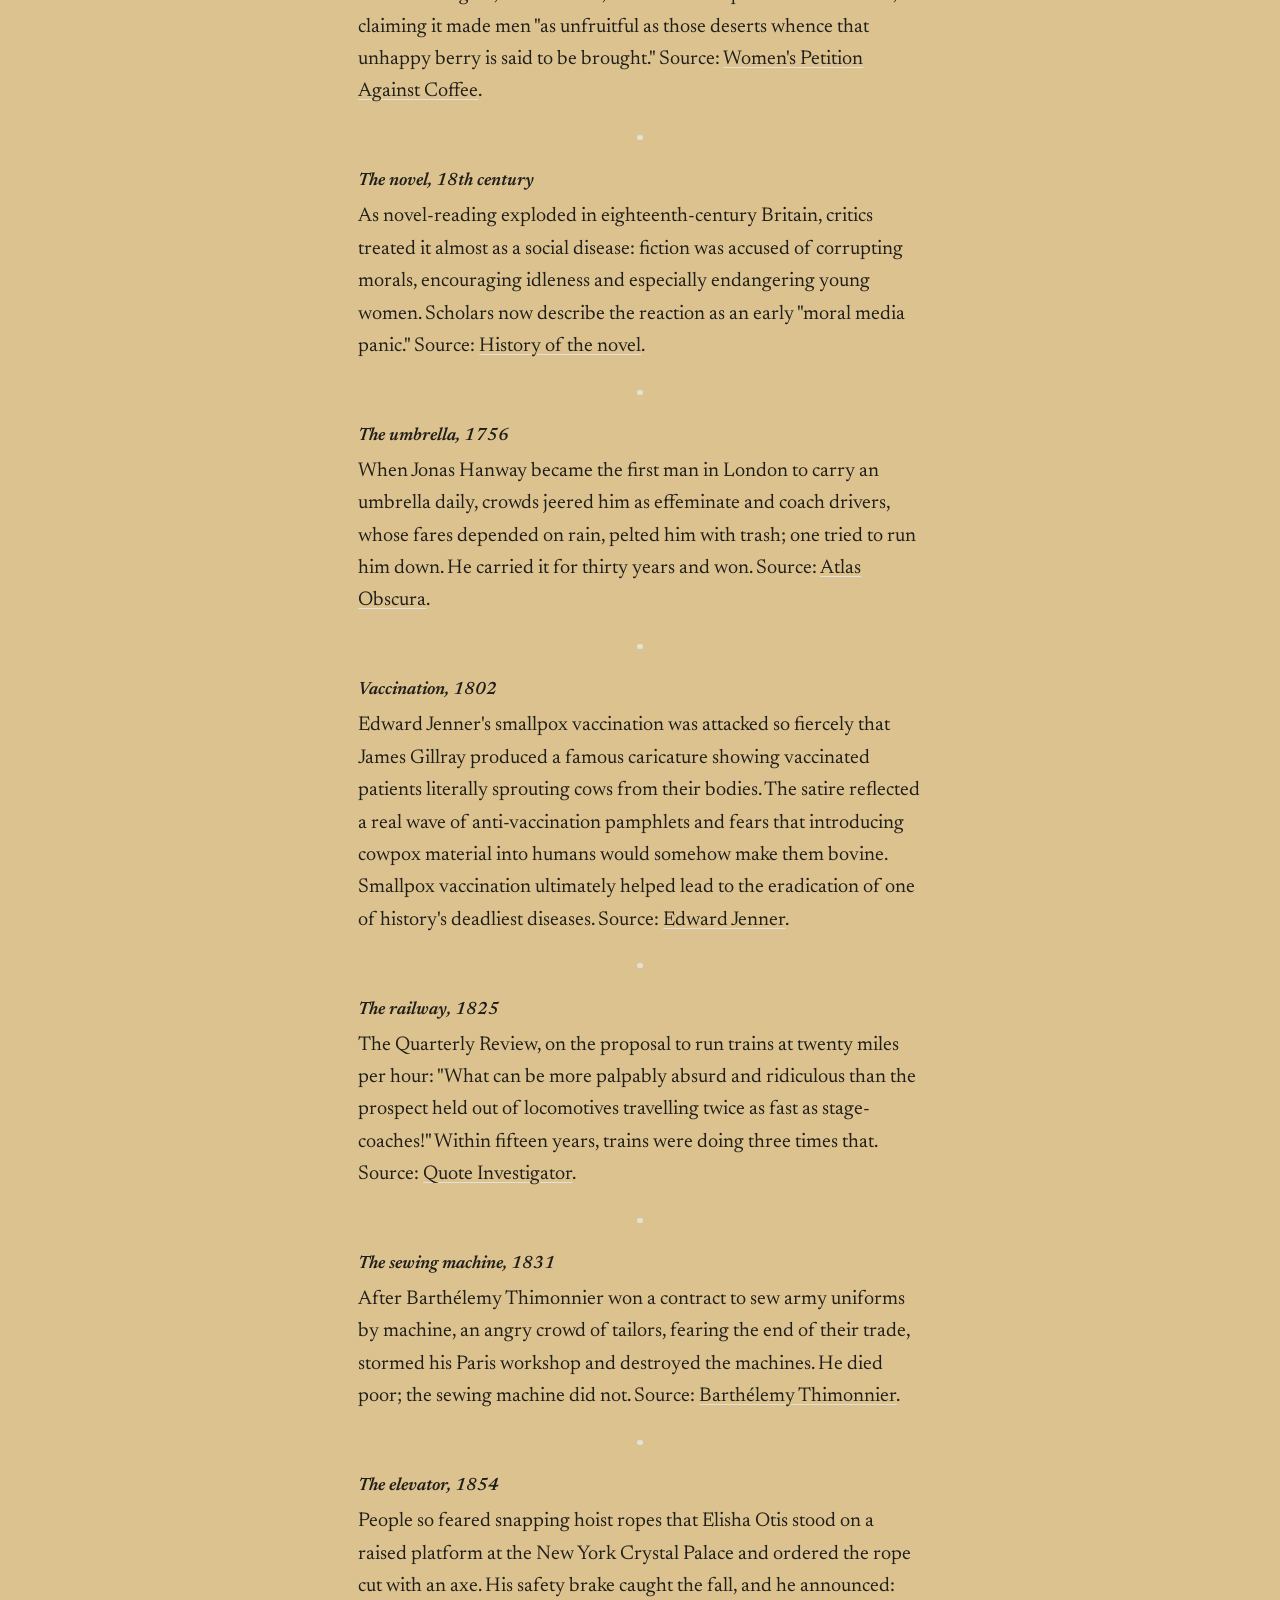
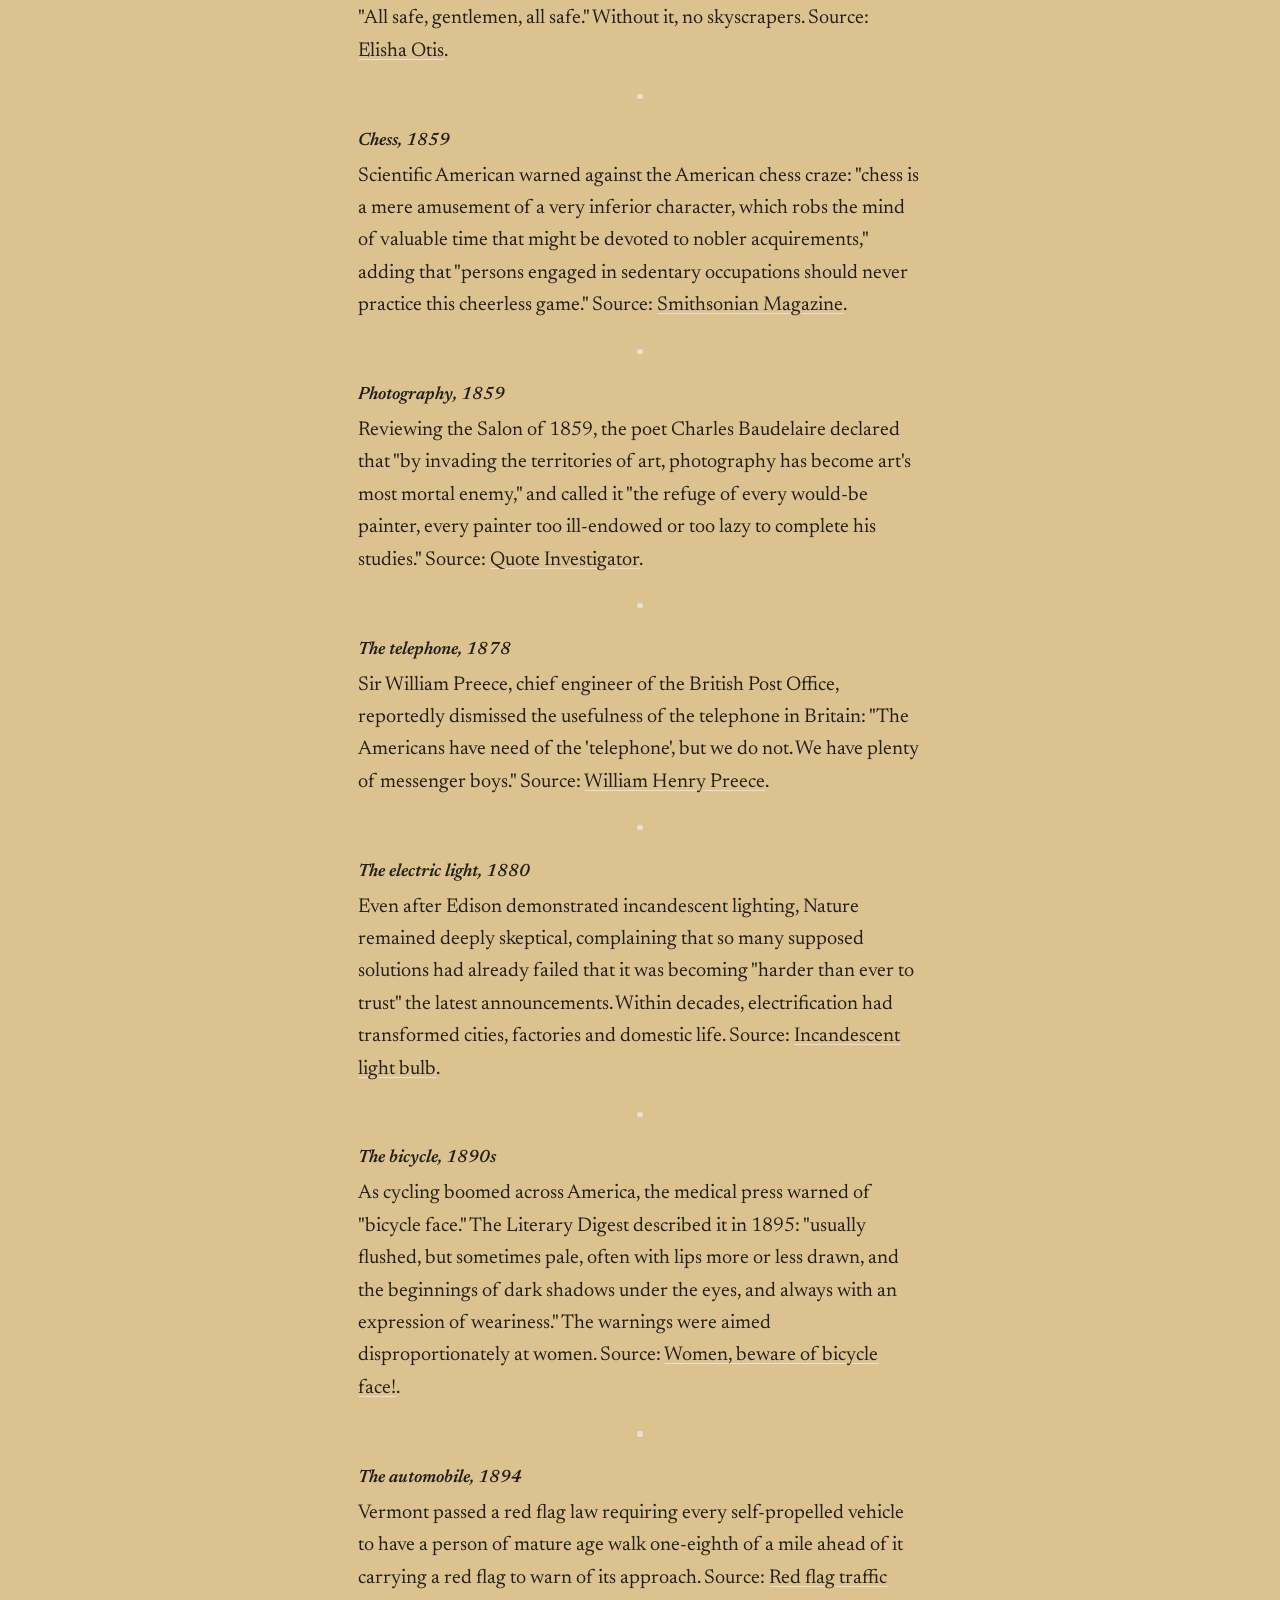
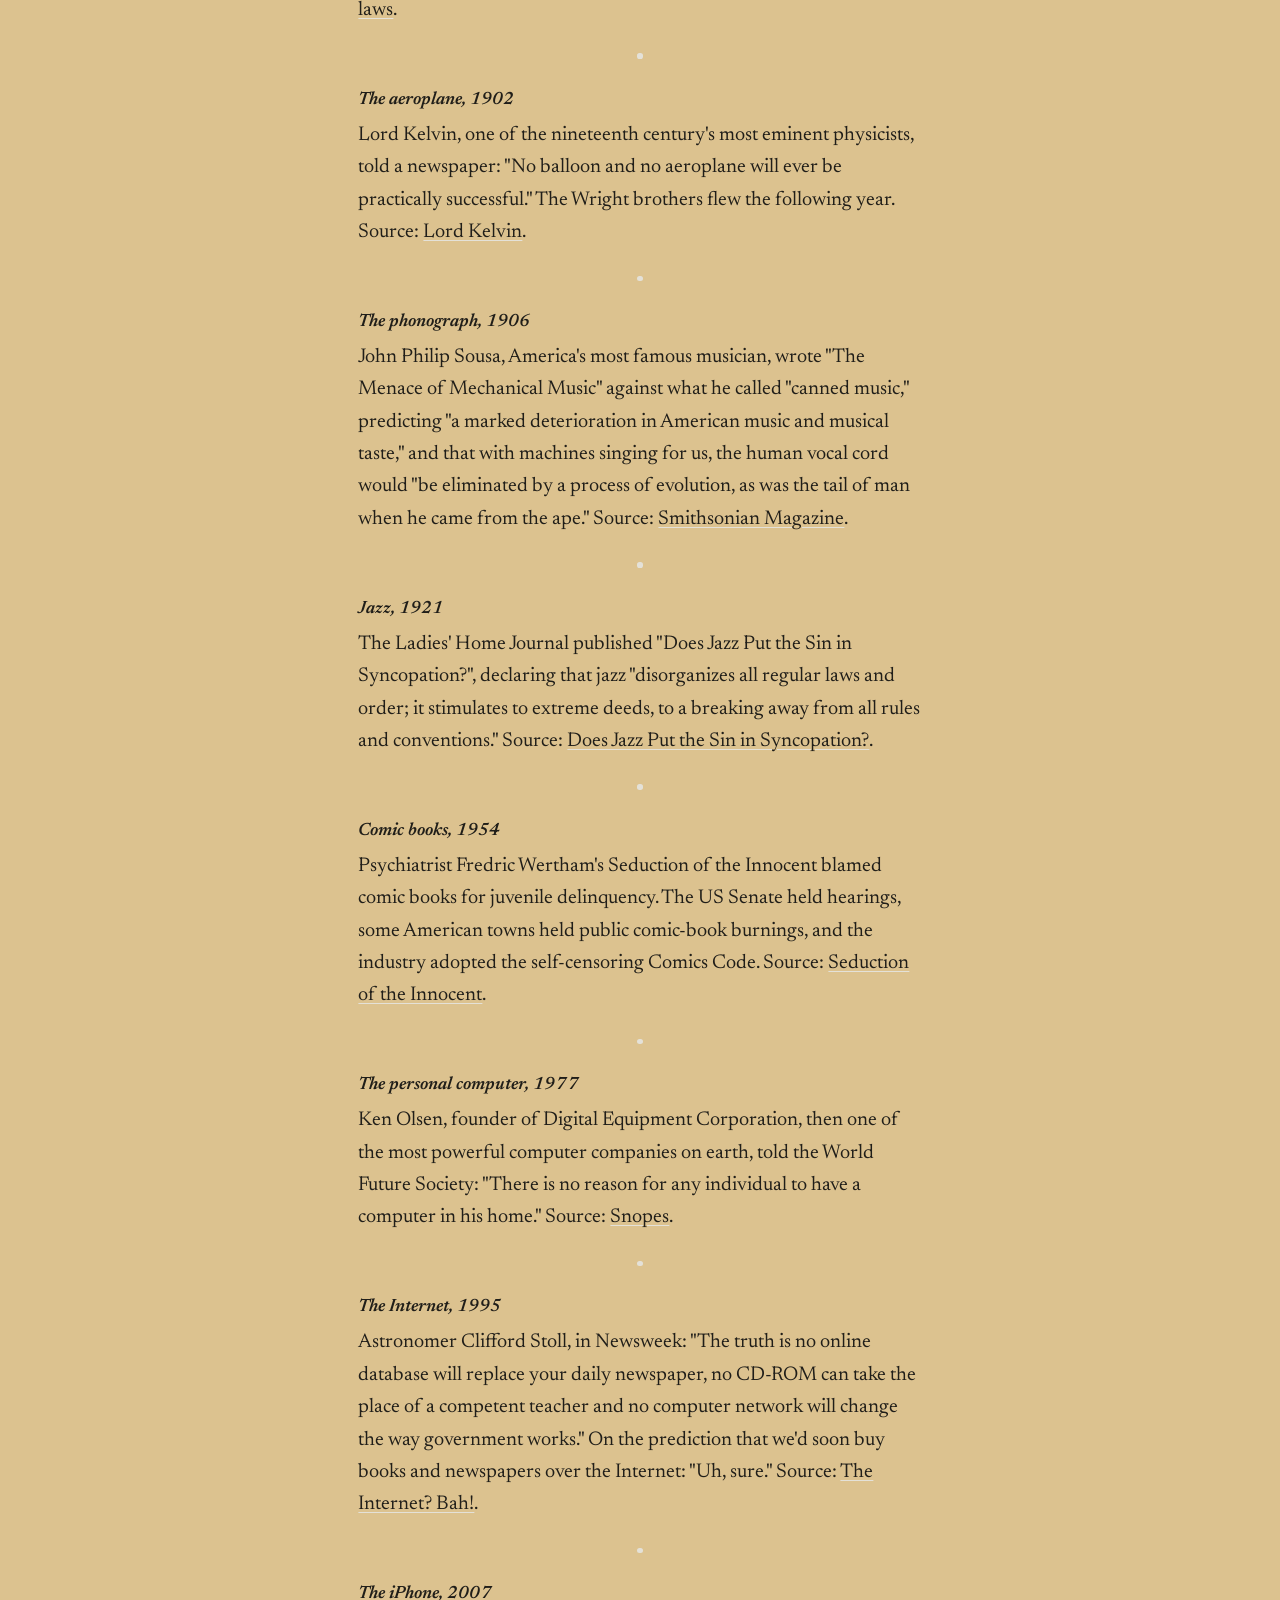
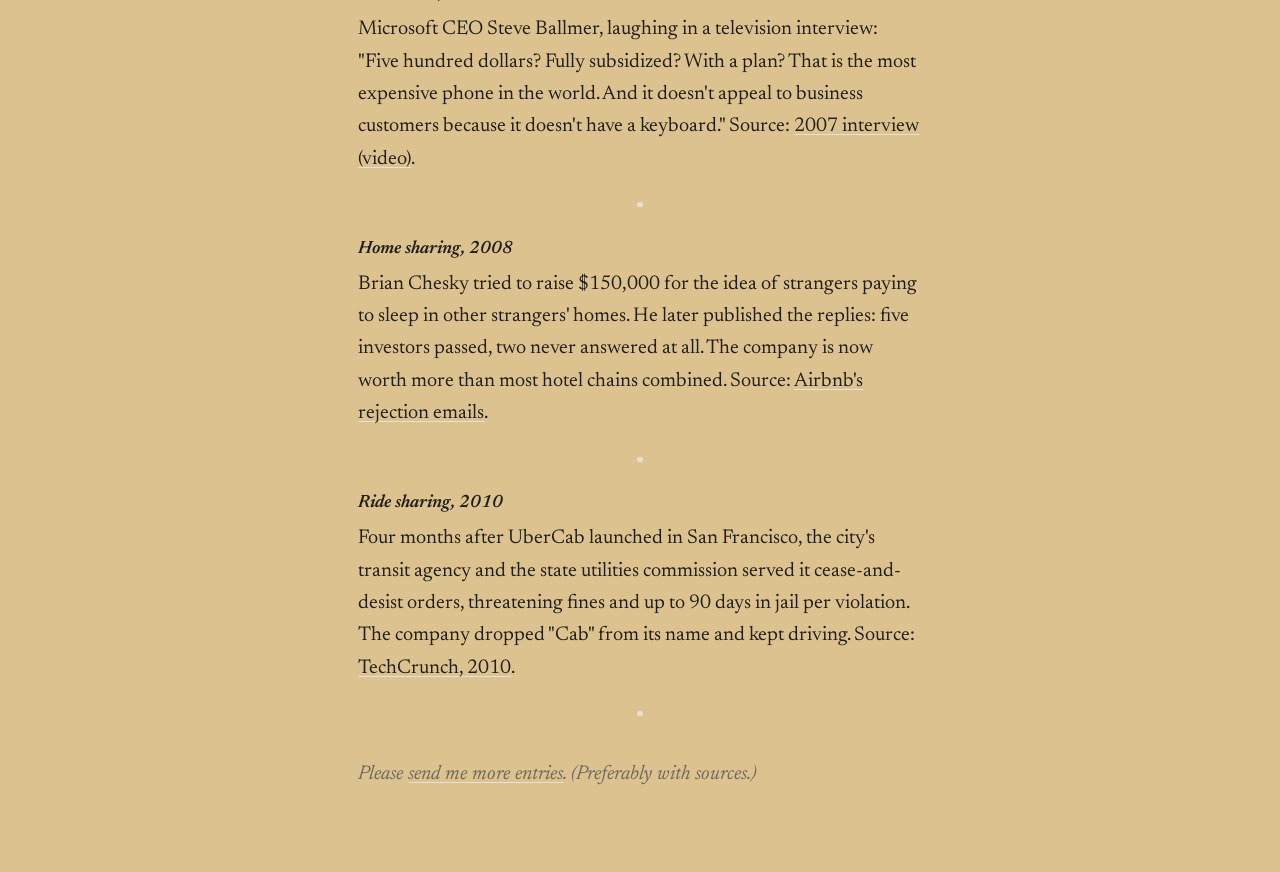
<file: manias.html>
<!doctype html>
<html lang="en">
<head>
  <meta charset="utf-8">
  <meta name="viewport" content="width=device-width, initial-scale=1">
  <meta name="description" content="Mocked on arrival · Arthur Hampel.">
  <title>Mocked on arrival · Arthur Hampel</title>
  <link rel="stylesheet" href="https://fonts.googleapis.com/css2?family=Newsreader:ital,opsz,wght@0,6..72,400;0,6..72,500;0,6..72,600;1,6..72,400;1,6..72,500&display=swap">
  <link rel="stylesheet" href="style.css">
</head>
<body>
<main>
  <header>
    <a class="target" id="target" href="index.html" aria-label="Home"><span class="breath" aria-hidden="true"></span></a>
    <h1><a href="index.html">Arthur Hampel</a></h1>
  </header>

  <nav aria-label="Sections">
    <a href="writing.html">Writing</a>
    <a href="fascinating-thoughts.html" aria-current="page">Fascinating Thoughts</a>
    <a href="conversations.html">Conversations</a>
    <a href="arrow.html">Fly Curse</a>
  </nav>

  <nav class="subnav" aria-label="Fascinating Thoughts sections">
    <a href="manias.html" aria-current="page">Mocked on arrival</a>
    <a href="genius-gatherings.html">Genius gatherings</a>
    <a href="fast.html">Fast</a>
  </nav>

  <div class="content">
    <section>
      <h2 class="page-title">Mocked on arrival</h2>
      <p class="lede-soft">World-changing things that moved the human race forward were mocked, feared, hated, ridiculed, doubted, dismissed, jeered, denounced, banned, and laughed at when they arrived.</p>
      <p class="punch">But they won.</p>
      <div class="timeline">
        <div class="entry">
          <h3>Writing, ~370 BC</h3>
          <p>In Plato's Phaedrus, Socrates recounts the Egyptian king Thamus rejecting the invention of writing itself: "this discovery of yours will create forgetfulness in the learners' souls, because they will not use their memories; they will trust to the external written characters and not remember of themselves." Source: <a href="http://classics.mit.edu/Plato/phaedrus.html">Phaedrus</a>.</p>
        </div>
        <div class="entry">
          <h3>The fork, 1004</h3>
          <p>When the Byzantine princess Maria Argyropoulina arrived in Venice with golden forks, the clergy were scandalized (God had given man natural forks, his fingers), and when she died of plague soon after, it was declared divine punishment for her vanity. Forks took another six hundred years to catch on in Europe. Source: <a href="https://www.ancient-origins.net/weird-facts/sacrilegious-fork-0017266">The sacrilegious fork</a>.</p>
        </div>
        <div class="entry">
          <h3>The printing press, 1492</h3>
          <p>The abbot Johannes Trithemius wrote In Praise of Scribes urging monks to keep copying books by hand, arguing that the word written on parchment would last a thousand years while the printed book, being paper, would quickly perish. To reach a wide audience, he had the treatise printed. Source: <a href="https://en.wikipedia.org/wiki/Johannes_Trithemius">Johannes Trithemius</a>.</p>
        </div>
        <div class="entry">
          <h3>Coffee, 1674</h3>
          <p>As coffeehouses spread through London, an anonymous pamphlet, the Women's Petition Against Coffee, attacked "the Excessive Use of that Newfangled, Abominable, Heathenish Liquor called COFFEE," claiming it made men "as unfruitful as those deserts whence that unhappy berry is said to be brought." Source: <a href="https://en.wikipedia.org/wiki/Women%27s_Petition_Against_Coffee">Women's Petition Against Coffee</a>.</p>
        </div>
        <div class="entry">
          <h3>The novel, 18th century</h3>
          <p>As novel-reading exploded in eighteenth-century Britain, critics treated it almost as a social disease: fiction was accused of corrupting morals, encouraging idleness and especially endangering young women. Scholars now describe the reaction as an early "moral media panic." Source: <a href="https://en.wikipedia.org/wiki/History_of_the_novel">History of the novel</a>.</p>
        </div>
        <div class="entry">
          <h3>The umbrella, 1756</h3>
          <p>When Jonas Hanway became the first man in London to carry an umbrella daily, crowds jeered him as effeminate and coach drivers, whose fares depended on rain, pelted him with trash; one tried to run him down. He carried it for thirty years and won. Source: <a href="https://www.atlasobscura.com/articles/the-public-shaming-of-englands-first-umbrella-user">Atlas Obscura</a>.</p>
        </div>
        <div class="entry">
          <h3>Vaccination, 1802</h3>
          <p>Edward Jenner's smallpox vaccination was attacked so fiercely that James Gillray produced a famous caricature showing vaccinated patients literally sprouting cows from their bodies. The satire reflected a real wave of anti-vaccination pamphlets and fears that introducing cowpox material into humans would somehow make them bovine. Smallpox vaccination ultimately helped lead to the eradication of one of history's deadliest diseases. Source: <a href="https://en.wikipedia.org/wiki/Edward_Jenner">Edward Jenner</a>.</p>
        </div>
        <div class="entry">
          <h3>The railway, 1825</h3>
          <p>The Quarterly Review, on the proposal to run trains at twenty miles per hour: "What can be more palpably absurd and ridiculous than the prospect held out of locomotives travelling twice as fast as stage-coaches!" Within fifteen years, trains were doing three times that. Source: <a href="https://quoteinvestigator.com/2019/08/26/locomotive/">Quote Investigator</a>.</p>
        </div>
        <div class="entry">
          <h3>The sewing machine, 1831</h3>
          <p>After Barthélemy Thimonnier won a contract to sew army uniforms by machine, an angry crowd of tailors, fearing the end of their trade, stormed his Paris workshop and destroyed the machines. He died poor; the sewing machine did not. Source: <a href="https://en.wikipedia.org/wiki/Barth%C3%A9lemy_Thimonnier">Barthélemy Thimonnier</a>.</p>
        </div>
        <div class="entry">
          <h3>The elevator, 1854</h3>
          <p>People so feared snapping hoist ropes that Elisha Otis stood on a raised platform at the New York Crystal Palace and ordered the rope cut with an axe. His safety brake caught the fall, and he announced: "All safe, gentlemen, all safe." Without it, no skyscrapers. Source: <a href="https://en.wikipedia.org/wiki/Elisha_Otis">Elisha Otis</a>.</p>
        </div>
        <div class="entry">
          <h3>Chess, 1859</h3>
          <p>Scientific American warned against the American chess craze: "chess is a mere amusement of a very inferior character, which robs the mind of valuable time that might be devoted to nobler acquirements," adding that "persons engaged in sedentary occupations should never practice this cheerless game." Source: <a href="https://www.smithsonianmag.com/smart-news/19th-century-concern-trollingchess-mere-amusement-very-inferior-character-180953281/">Smithsonian Magazine</a>.</p>
        </div>
        <div class="entry">
          <h3>Photography, 1859</h3>
          <p>Reviewing the Salon of 1859, the poet Charles Baudelaire declared that "by invading the territories of art, photography has become art's most mortal enemy," and called it "the refuge of every would-be painter, every painter too ill-endowed or too lazy to complete his studies." Source: <a href="https://quoteinvestigator.com/2022/10/16/photo-mortal/">Quote Investigator</a>.</p>
        </div>
        <div class="entry">
          <h3>The telephone, 1878</h3>
          <p>Sir William Preece, chief engineer of the British Post Office, reportedly dismissed the usefulness of the telephone in Britain: "The Americans have need of the 'telephone', but we do not. We have plenty of messenger boys." Source: <a href="https://en.wikipedia.org/wiki/William_Henry_Preece">William Henry Preece</a>.</p>
        </div>
        <div class="entry">
          <h3>The electric light, 1880</h3>
          <p>Even after Edison demonstrated incandescent lighting, Nature remained deeply skeptical, complaining that so many supposed solutions had already failed that it was becoming "harder than ever to trust" the latest announcements. Within decades, electrification had transformed cities, factories and domestic life. Source: <a href="https://en.wikipedia.org/wiki/Incandescent_light_bulb">Incandescent light bulb</a>.</p>
        </div>
        <div class="entry">
          <h3>The bicycle, 1890s</h3>
          <p>As cycling boomed across America, the medical press warned of "bicycle face." The Literary Digest described it in 1895: "usually flushed, but sometimes pale, often with lips more or less drawn, and the beginnings of dark shadows under the eyes, and always with an expression of weariness." The warnings were aimed disproportionately at women. Source: <a href="https://www.europeana.eu/en/stories/women-beware-of-bicycle-face">Women, beware of bicycle face!</a>.</p>
        </div>
        <div class="entry">
          <h3>The automobile, 1894</h3>
          <p>Vermont passed a red flag law requiring every self-propelled vehicle to have a person of mature age walk one-eighth of a mile ahead of it carrying a red flag to warn of its approach. Source: <a href="https://en.wikipedia.org/wiki/Red_flag_traffic_laws">Red flag traffic laws</a>.</p>
        </div>
        <div class="entry">
          <h3>The aeroplane, 1902</h3>
          <p>Lord Kelvin, one of the nineteenth century's most eminent physicists, told a newspaper: "No balloon and no aeroplane will ever be practically successful." The Wright brothers flew the following year. Source: <a href="https://en.wikipedia.org/wiki/William_Thomson,_1st_Baron_Kelvin">Lord Kelvin</a>.</p>
        </div>
        <div class="entry">
          <h3>The phonograph, 1906</h3>
          <p>John Philip Sousa, America's most famous musician, wrote "The Menace of Mechanical Music" against what he called "canned music," predicting "a marked deterioration in American music and musical taste," and that with machines singing for us, the human vocal cord would "be eliminated by a process of evolution, as was the tail of man when he came from the ape." Source: <a href="https://www.smithsonianmag.com/smart-news/john-philip-sousa-feared-menace-mechanical-music-180967063/">Smithsonian Magazine</a>.</p>
        </div>
        <div class="entry">
          <h3>Jazz, 1921</h3>
          <p>The Ladies' Home Journal published "Does Jazz Put the Sin in Syncopation?", declaring that jazz "disorganizes all regular laws and order; it stimulates to extreme deeds, to a breaking away from all rules and conventions." Source: <a href="https://web.viu.ca/davies/H322%20Between%20the%20Wars/Jazz.SinInSyncopation.1921.htm">Does Jazz Put the Sin in Syncopation?</a>.</p>
        </div>
        <div class="entry">
          <h3>Comic books, 1954</h3>
          <p>Psychiatrist Fredric Wertham's Seduction of the Innocent blamed comic books for juvenile delinquency. The US Senate held hearings, some American towns held public comic-book burnings, and the industry adopted the self-censoring Comics Code. Source: <a href="https://en.wikipedia.org/wiki/Seduction_of_the_Innocent">Seduction of the Innocent</a>.</p>
        </div>
        <div class="entry">
          <h3>The personal computer, 1977</h3>
          <p>Ken Olsen, founder of Digital Equipment Corporation, then one of the most powerful computer companies on earth, told the World Future Society: "There is no reason for any individual to have a computer in his home." Source: <a href="https://www.snopes.com/fact-check/ken-olsen/">Snopes</a>.</p>
        </div>
        <div class="entry">
          <h3>The Internet, 1995</h3>
          <p>Astronomer Clifford Stoll, in Newsweek: "The truth is no online database will replace your daily newspaper, no CD-ROM can take the place of a competent teacher and no computer network will change the way government works." On the prediction that we'd soon buy books and newspapers over the Internet: "Uh, sure." Source: <a href="https://www.elon.edu/u/imagining/expert_predictions/the-internet-bah-why-cyberspace-isnt-and-never-will-be-nirvana/">The Internet? Bah!</a>.</p>
        </div>
        <div class="entry">
          <h3>The iPhone, 2007</h3>
          <p>Microsoft CEO Steve Ballmer, laughing in a television interview: "Five hundred dollars? Fully subsidized? With a plan? That is the most expensive phone in the world. And it doesn't appeal to business customers because it doesn't have a keyboard." Source: <a href="https://www.huffpost.com/entry/steve-ballmer-laughs-at-i_n_378518">2007 interview (video)</a>.</p>
        </div>
        <div class="entry">
          <h3>Home sharing, 2008</h3>
          <p>Brian Chesky tried to raise $150,000 for the idea of strangers paying to sleep in other strangers' homes. He later published the replies: five investors passed, two never answered at all. The company is now worth more than most hotel chains combined. Source: <a href="https://fortune.com/2015/07/13/airbnb-rejection-emails">Airbnb's rejection emails</a>.</p>
        </div>
        <div class="entry">
          <h3>Ride sharing, 2010</h3>
          <p>Four months after UberCab launched in San Francisco, the city's transit agency and the state utilities commission served it cease-and-desist orders, threatening fines and up to 90 days in jail per violation. The company dropped "Cab" from its name and kept driving. Source: <a href="https://techcrunch.com/2010/10/24/ubercab-ordered-to-cease-and-desist/">TechCrunch, 2010</a>.</p>
        </div>
      </div>
    </section>

    <p class="quiet">Please <a href="mailto:arthurhampel07@gmail.com">send me more entries</a>. (Preferably with sources.)</p>
  </div>
</main>
<script src="site.js"></script>

</body>
</html>
</file>
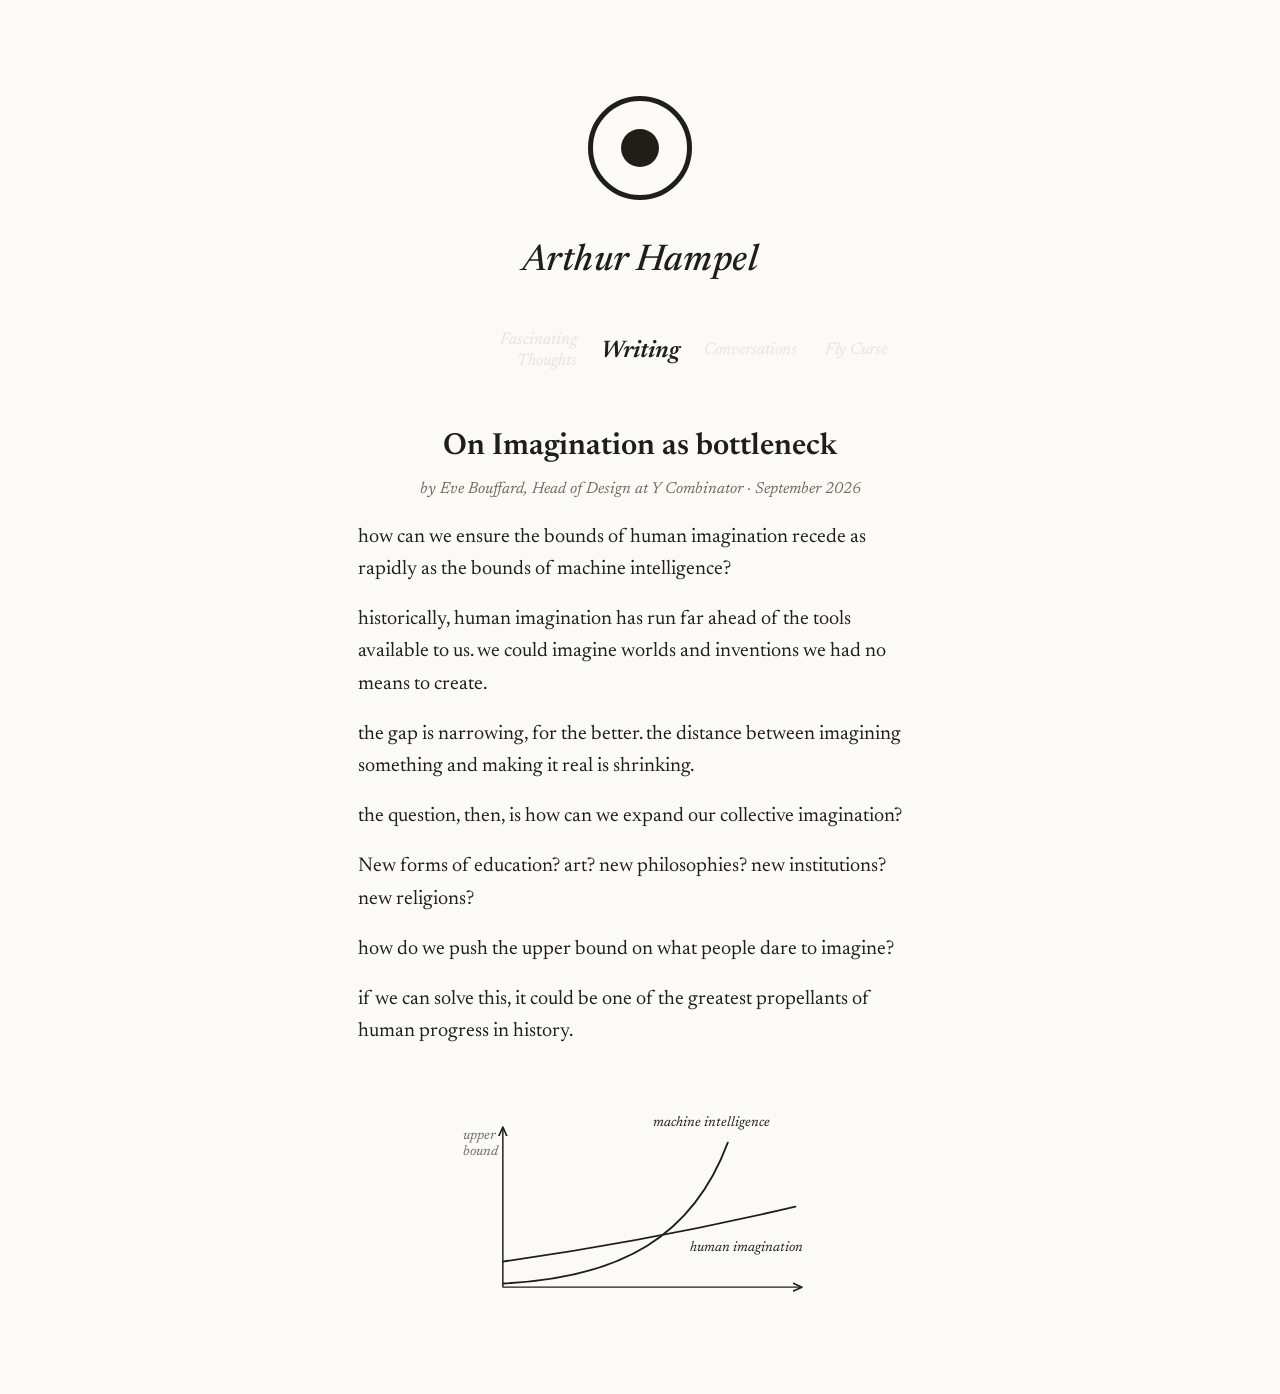
<file: on-imagination-as-bottleneck.html>
<!doctype html>
<html lang="en">
<head>
  <meta charset="utf-8">
  <meta name="viewport" content="width=device-width, initial-scale=1">
  <meta name="description" content="On Imagination as bottleneck. By Eve Bouffard.">
  <title>On Imagination as bottleneck · Arthur Hampel</title>
  <link rel="stylesheet" href="https://fonts.googleapis.com/css2?family=Newsreader:ital,opsz,wght@0,6..72,400;0,6..72,500;0,6..72,600;1,6..72,400;1,6..72,500&display=swap">
  <link rel="stylesheet" href="style.css">
</head>
<body>
<main>
  <header>
    <a class="target" id="target" href="index.html" aria-label="Home"><span class="breath" aria-hidden="true"></span></a>
    <h1><a href="index.html">Arthur Hampel</a></h1>
  </header>

  <nav aria-label="Sections">
    <a href="writing.html" aria-current="page">Writing</a>
    <a href="fascinating-thoughts.html">Fascinating Thoughts</a>
    <a href="conversations.html">Conversations</a>
    <a href="arrow.html">Fly Curse</a>
  </nav>

  <div class="content piece">
    <h1 class="piece-title">On Imagination as bottleneck</h1>
    <p class="piece-sub">by Eve Bouffard, Head of Design at Y Combinator · September 2026</p>
    <p>how can we ensure the bounds of human imagination recede as rapidly as the bounds of machine intelligence?</p>
    <p>historically, human imagination has run far ahead of the tools available to us. we could imagine worlds and inventions we had no means to create.</p>
    <p>the gap is narrowing, for the better. the distance between imagining something and making it real is shrinking.</p>
    <p>the question, then, is how can we expand our collective imagination?</p>
    <p>New forms of education? art? new philosophies? new institutions? new religions?</p>
    <p>how do we push the upper bound on what people dare to imagine?</p>
    <p>if we can solve this, it could be one of the greatest propellants of human progress in history.</p>
    <figure>
          <svg viewBox="0 0 420 260" role="img" aria-label="A sketch: the upper bound of machine intelligence rising steeply past the gentler curve of human imagination" style="display:block;margin:2.4rem auto 0;max-width:24rem;width:100%;height:auto">
            <defs>
              <marker id="ah" viewBox="0 0 10 10" refX="8" refY="5" markerWidth="7" markerHeight="7" orient="auto-start-reverse">
                <path d="M 0 1 L 9 5 L 0 9" fill="none" stroke="var(--ink)" stroke-width="1.6" stroke-linecap="round" stroke-linejoin="round"/>
              </marker>
            </defs>
            <line x1="60" y1="220" x2="60" y2="46" style="stroke:var(--ink);stroke-width:1.6" marker-end="url(#ah)"/>
            <line x1="60" y1="220" x2="386" y2="220" style="stroke:var(--ink);stroke-width:1.6" marker-end="url(#ah)"/>
            <path d="M 60 192 C 160 178, 260 160, 380 132" fill="none" style="stroke:var(--ink);stroke-width:2;stroke-linecap:round"/>
            <path d="M 60 216 C 190 210, 268 164, 306 62" fill="none" style="stroke:var(--ink);stroke-width:2;stroke-linecap:round"/>
            <text x="16" y="58" style="fill:var(--ink-soft);font-style:italic;font-size:15px">upper</text>
            <text x="16" y="76" style="fill:var(--ink-soft);font-style:italic;font-size:15px">bound</text>
            <text x="288" y="44" text-anchor="middle" style="fill:var(--ink);font-style:italic;font-size:15px">machine intelligence</text>
            <text x="388" y="180" text-anchor="end" style="fill:var(--ink);font-style:italic;font-size:15px">human imagination</text>
          </svg>
        </figure>
  </div>
</main>
<script src="site.js"></script>
</body>
</html>
</file>
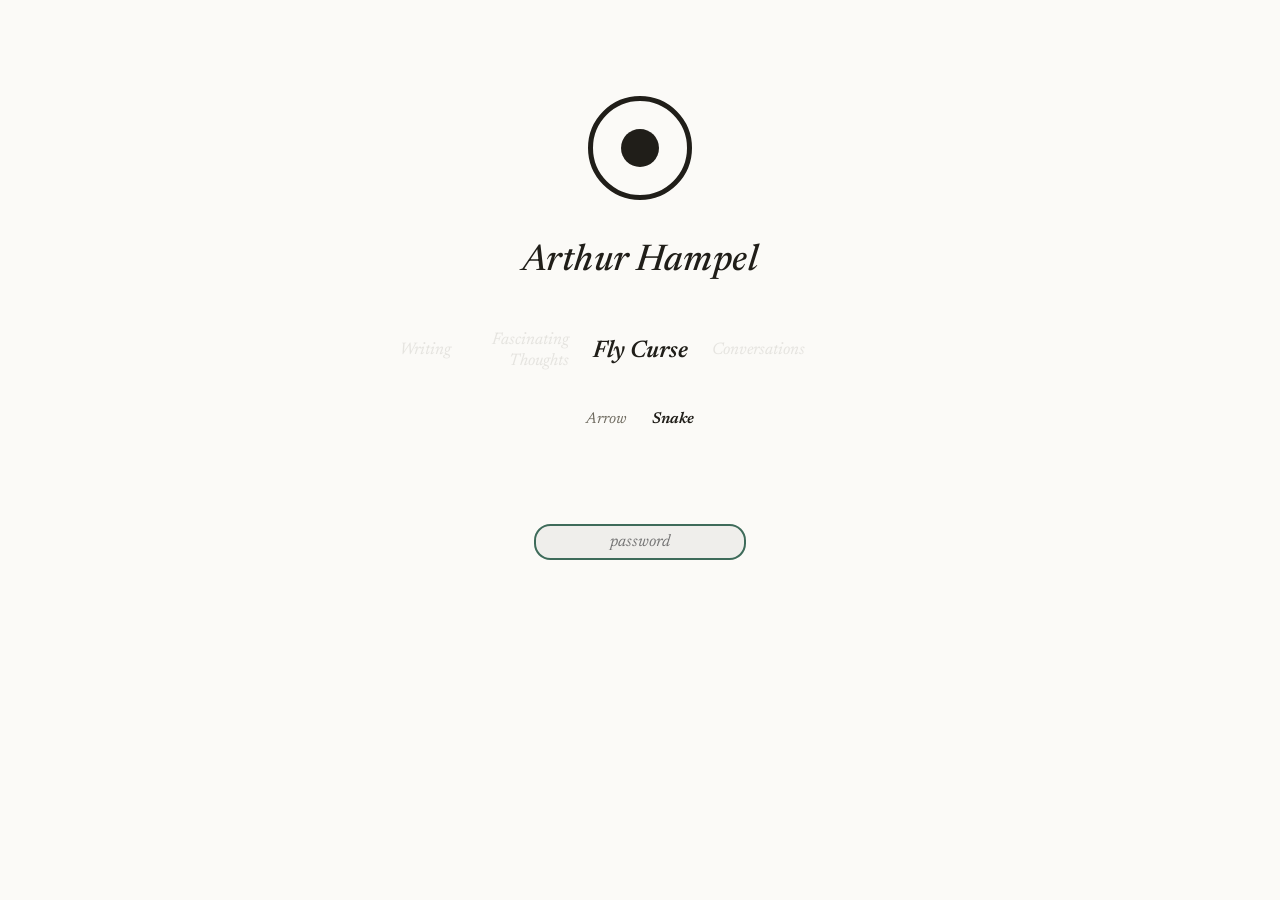
<file: snake.html>
<!doctype html>
<html lang="en">
<head>
  <meta charset="utf-8">
  <meta name="viewport" content="width=device-width, initial-scale=1">
  <meta name="description" content="Snake. A small game about appetite.">
  <title>Snake · Arthur Hampel</title>
  <link rel="stylesheet" href="https://fonts.googleapis.com/css2?family=Newsreader:ital,opsz,wght@0,6..72,400;0,6..72,500;0,6..72,600;1,6..72,400;1,6..72,500&display=swap">
  <link rel="stylesheet" href="style.css">
</head>
<body>
<main>
  <header>
    <a class="target" id="target" href="index.html" aria-label="Home"><span class="breath" aria-hidden="true"></span></a>
    <h1><a href="index.html">Arthur Hampel</a></h1>
  </header>

  <nav aria-label="Sections">
    <a href="writing.html">Writing</a>
    <a href="fascinating-thoughts.html">Fascinating Thoughts</a>
    <a href="conversations.html">Conversations</a>
    <a href="arrow.html" aria-current="page">Fly Curse</a>
  </nav>

  <nav class="subnav" aria-label="Games">
    <a href="arrow.html">Arrow</a>
    <a href="snake.html" aria-current="page">Snake</a>
  </nav>

  <div class="content">
    <div class="gate" id="gate-snake" hidden>
      <input type="password" placeholder="password" autocomplete="off" aria-label="Password">
    </div>
    <div id="area-snake" hidden>
      <div class="range-wrap"><canvas id="snakec"></canvas></div>
      <p class="quiet score" id="snake-score"></p>
      <div class="board" id="board-snake" hidden></div>
    </div>
  </div>
</main>
<script src="site.js"></script>
<script>
// SNAKE: a small game about appetite. The dot is the food; eating it changes the site's color.
function initSnakeGame() {
  const canvas = document.getElementById('snakec');
  if (!canvas || canvas.dataset.ready) return;
  canvas.dataset.ready = '1';
  const ctx = canvas.getContext('2d');
  const col = n => getComputedStyle(document.documentElement).getPropertyValue(n).trim();
  const rootS = document.documentElement.style;
  const ALL = ['#3E6B5A', '#7A4A24', '#A6803A', '#8B3A3A', '#3A5A8B', '#6B4A8B'];
  const dotColor = () => rootS.getPropertyValue('--dot').trim();
  function cycleDot() {
    const i = ALL.indexOf(dotColor());
    const next = i < 0 ? ALL[0] : ALL[(i + 1) % ALL.length];
    rootS.setProperty('--dot', next);
    try { localStorage.setItem('dot-color', next); } catch (e) {}
    return next;
  }

  let W, H, cell, COLS, ROWS;
  function size() {
    const DPR = window.devicePixelRatio || 1;
    W = canvas.clientWidth; H = canvas.clientHeight;
    canvas.width = W * DPR; canvas.height = H * DPR;
    ctx.setTransform(DPR, 0, 0, DPR, 0, 0);
    COLS = Math.max(15, Math.round(W / 28));
    cell = W / COLS;
    ROWS = Math.max(10, Math.floor(H / cell));
  }
  size(); window.addEventListener('resize', () => { size(); reset(); });

  let snake, dir, queued, food, dead, deadAt;
  let eaten = 0;
  function drawScore() {
    let best = 0;
    try { best = +localStorage.getItem('snake-best') || 0; } catch (e) {}
    if (eaten > best) {
      best = eaten;
      try { localStorage.setItem('snake-best', best); } catch (e) {}
      fcSubmit('snake', best); // a new best slithers up to the shared leaderboard
    }
    const sc = document.getElementById('snake-score');
    const nm = fcName();
    if (sc) sc.textContent = (nm ? nm + ' · ' : '') + eaten + (eaten === 1 ? ' dot' : ' dots') + (best ? ' · best ' + best : '');
  }
  function reset() {
    const cx = Math.floor(COLS / 2), cy = Math.floor(ROWS / 2);
    snake = [{ x: cx, y: cy }, { x: cx - 1, y: cy }, { x: cx - 2, y: cy }];
    dir = { x: 1, y: 0 };
    queued = null;
    dead = false;
    eaten = 0;
    drawScore();
    placeFood();
  }
  function placeFood() {
    do {
      food = { x: Math.floor(Math.random() * COLS), y: Math.floor(Math.random() * ROWS) };
    } while (snake.some(s => s.x === food.x && s.y === food.y));
  }
  reset();

  function turn(nx, ny) {
    if (nx === -dir.x && ny === -dir.y) return; // no doubling back
    queued = { x: nx, y: ny };
  }
  window.addEventListener('keydown', e => {
    if (!canvas.offsetParent) return;
    const k = e.key;
    if (['ArrowUp', 'ArrowDown', 'ArrowLeft', 'ArrowRight', 'w', 'a', 's', 'd'].includes(k)) e.preventDefault();
    if (k === 'ArrowUp' || k === 'w') turn(0, -1);
    else if (k === 'ArrowDown' || k === 's') turn(0, 1);
    else if (k === 'ArrowLeft' || k === 'a') turn(-1, 0);
    else if (k === 'ArrowRight' || k === 'd') turn(1, 0);
  });
  let swipe = null;
  canvas.addEventListener('pointerdown', e => { swipe = { x: e.clientX, y: e.clientY }; });
  canvas.addEventListener('pointerup', e => {
    if (!swipe) return;
    const dx = e.clientX - swipe.x, dy = e.clientY - swipe.y;
    if (Math.hypot(dx, dy) > 18) {
      if (Math.abs(dx) > Math.abs(dy)) turn(Math.sign(dx), 0);
      else turn(0, Math.sign(dy));
    }
    swipe = null;
  });

  function step() {
    if (queued) { dir = queued; queued = null; }
    const head = { x: (snake[0].x + dir.x + COLS) % COLS, y: (snake[0].y + dir.y + ROWS) % ROWS };
    if (snake.some(s => s.x === head.x && s.y === head.y)) {
      dead = true; deadAt = performance.now();
      return;
    }
    snake.unshift(head);
    if (head.x === food.x && head.y === food.y) {
      cycleDot();
      eaten++;
      drawScore();
      placeFood();
    } else {
      snake.pop();
    }
  }

  let last = performance.now(), acc = 0;
  function frame(now) {
    const dt = now - last; last = now;
    if (dead) {
      if (now - deadAt > 700) reset();
    } else {
      acc += dt;
      const pace = Math.max(72, 118 - snake.length * 2);
      while (acc > pace) { step(); acc -= pace; }
    }

    ctx.clearRect(0, 0, W, H);
    const ink = col('--ink');
    const reduce = matchMedia('(prefers-reduced-motion: reduce)').matches;
    // the food: the site's dot, breathing
    const s = reduce ? 1 : 1 + .18 * Math.sin(now / 700);
    ctx.fillStyle = dotColor() || ink;
    ctx.beginPath();
    ctx.arc((food.x + .5) * cell, (food.y + .5) * cell, cell * .34 * s, 0, 7);
    ctx.fill();
    // the snake: beads of ink
    ctx.fillStyle = ink;
    ctx.globalAlpha = dead ? Math.max(0, 1 - (now - deadAt) / 700) : 1;
    snake.forEach((seg, i) => {
      const r = i === 0 ? cell * .42 : cell * (.36 - Math.min(.1, i * .004));
      ctx.beginPath();
      ctx.arc((seg.x + .5) * cell, (seg.y + .5) * cell, r, 0, 7);
      ctx.fill();
    });
    ctx.globalAlpha = 1;
    requestAnimationFrame(frame);
  }
  requestAnimationFrame(frame);
}
function gateFor(which, init) {
  const gate = document.getElementById('gate-' + which);
  const area = document.getElementById('area-' + which);
  const inp = gate.querySelector('input');
  let ok = false, name = '';
  try {
    ok = localStorage.getItem('flycurse-ok') === '1';
    name = localStorage.getItem('flycurse-name') || '';
  } catch (e) {}
  function open() {
    gate.hidden = true; area.hidden = false;
    setTimeout(init, 30);
    try { const b = +localStorage.getItem(which + '-best') || 0; if (b) fcSubmit(which, b); } catch (e) {}
    fcBoard(which);
  }
  function askName() {
    gate.hidden = false; area.hidden = true;
    inp.type = 'text'; inp.value = '';
    inp.placeholder = 'your name'; inp.maxLength = 24;
    inp.setAttribute('aria-label', 'Your name');
    setTimeout(() => inp.focus(), 60);
  }
  if (ok && name) { open(); return; }
  if (ok) { askName(); } else {
    gate.hidden = false; area.hidden = true;
    setTimeout(() => inp.focus(), 60);
  }
  if (!inp.dataset.wired) {
    inp.dataset.wired = '1';
    inp.addEventListener('keydown', e => {
      if (e.key !== 'Enter') return;
      if (!ok) {
        if (inp.value.trim().toLowerCase() === 'flycurse') {
          ok = true;
          try { localStorage.setItem('flycurse-ok', '1'); } catch (e2) {}
          askName(); // the word opens the door; then it asks who you are
        } else { inp.value = ''; inp.placeholder = 'not it.'; }
      } else {
        const v = inp.value.trim().slice(0, 24);
        if (!v) return;
        name = v;
        try { localStorage.setItem('flycurse-name', v); } catch (e2) {}
        open();
      }
    });
  }
}
gateFor('snake', initSnakeGame);
</script>
</body>
</html>
</file>
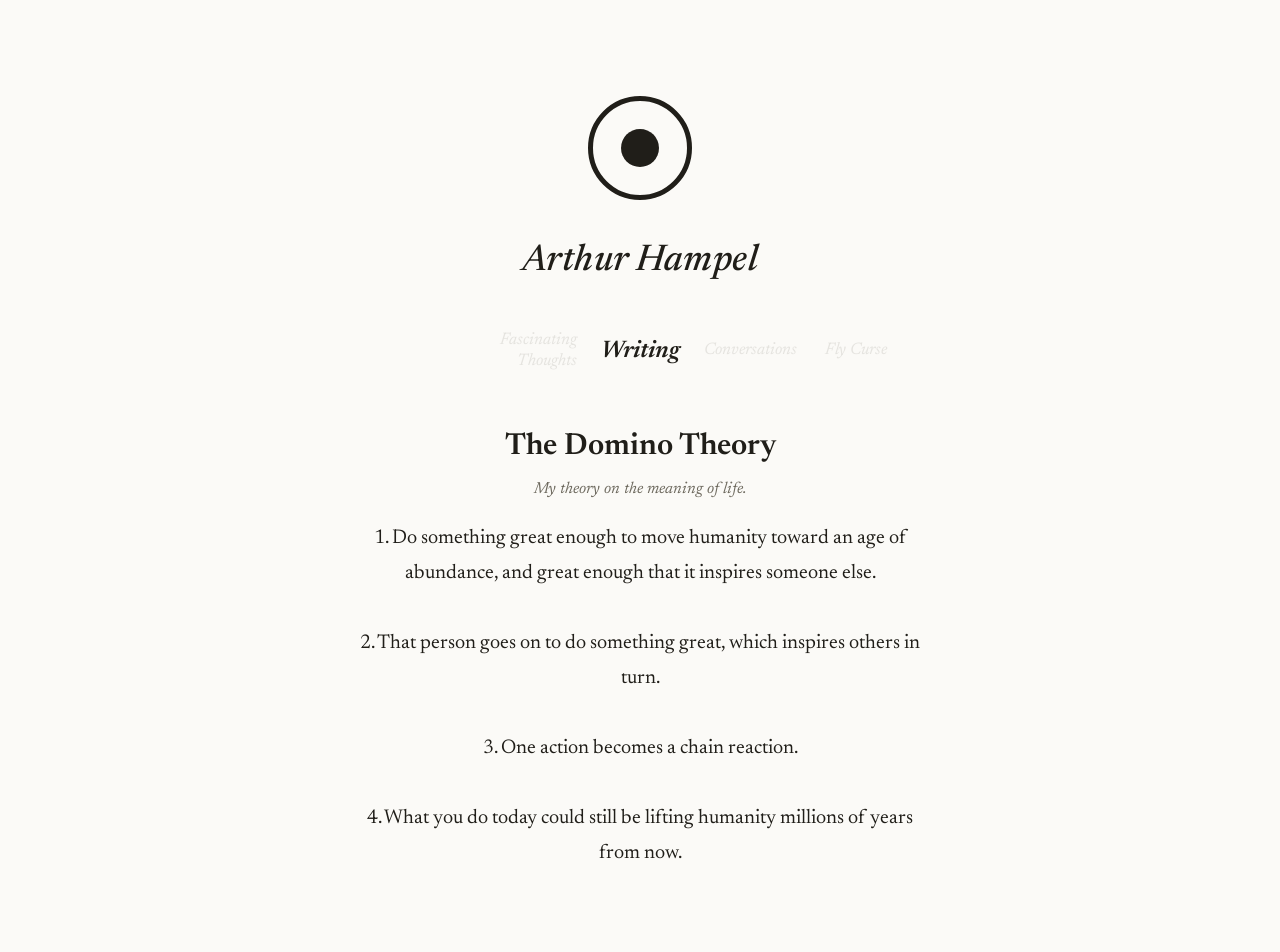
<file: the-domino-theory.html>
<!doctype html>
<html lang="en">
<head>
  <meta charset="utf-8">
  <meta name="viewport" content="width=device-width, initial-scale=1">
  <meta name="description" content="The Domino Theory. By Arthur Hampel.">
  <title>The Domino Theory · Arthur Hampel</title>
  <link rel="stylesheet" href="https://fonts.googleapis.com/css2?family=Newsreader:ital,opsz,wght@0,6..72,400;0,6..72,500;0,6..72,600;1,6..72,400;1,6..72,500&display=swap">
  <link rel="stylesheet" href="style.css">
</head>
<body>
<main>
  <header>
    <a class="target" id="target" href="index.html" aria-label="Home"><span class="breath" aria-hidden="true"></span></a>
    <h1><a href="index.html">Arthur Hampel</a></h1>
  </header>

  <nav aria-label="Sections">
    <a href="writing.html" aria-current="page">Writing</a>
    <a href="fascinating-thoughts.html">Fascinating Thoughts</a>
    <a href="conversations.html">Conversations</a>
    <a href="arrow.html">Fly Curse</a>
  </nav>

  <div class="content piece">
    <h1 class="piece-title">The Domino Theory</h1>
    <p class="piece-sub">My theory on the meaning of life.</p>
    <p class="poem">1. Do something great enough to move humanity toward an age of abundance, and great enough that it inspires someone else.

2. That person goes on to do something great, which inspires others in turn.

3. One action becomes a chain reaction.

4. What you do today could still be lifting humanity millions of years from now.</p>
  </div>
</main>
<script src="site.js"></script>
</body>
</html>
</file>
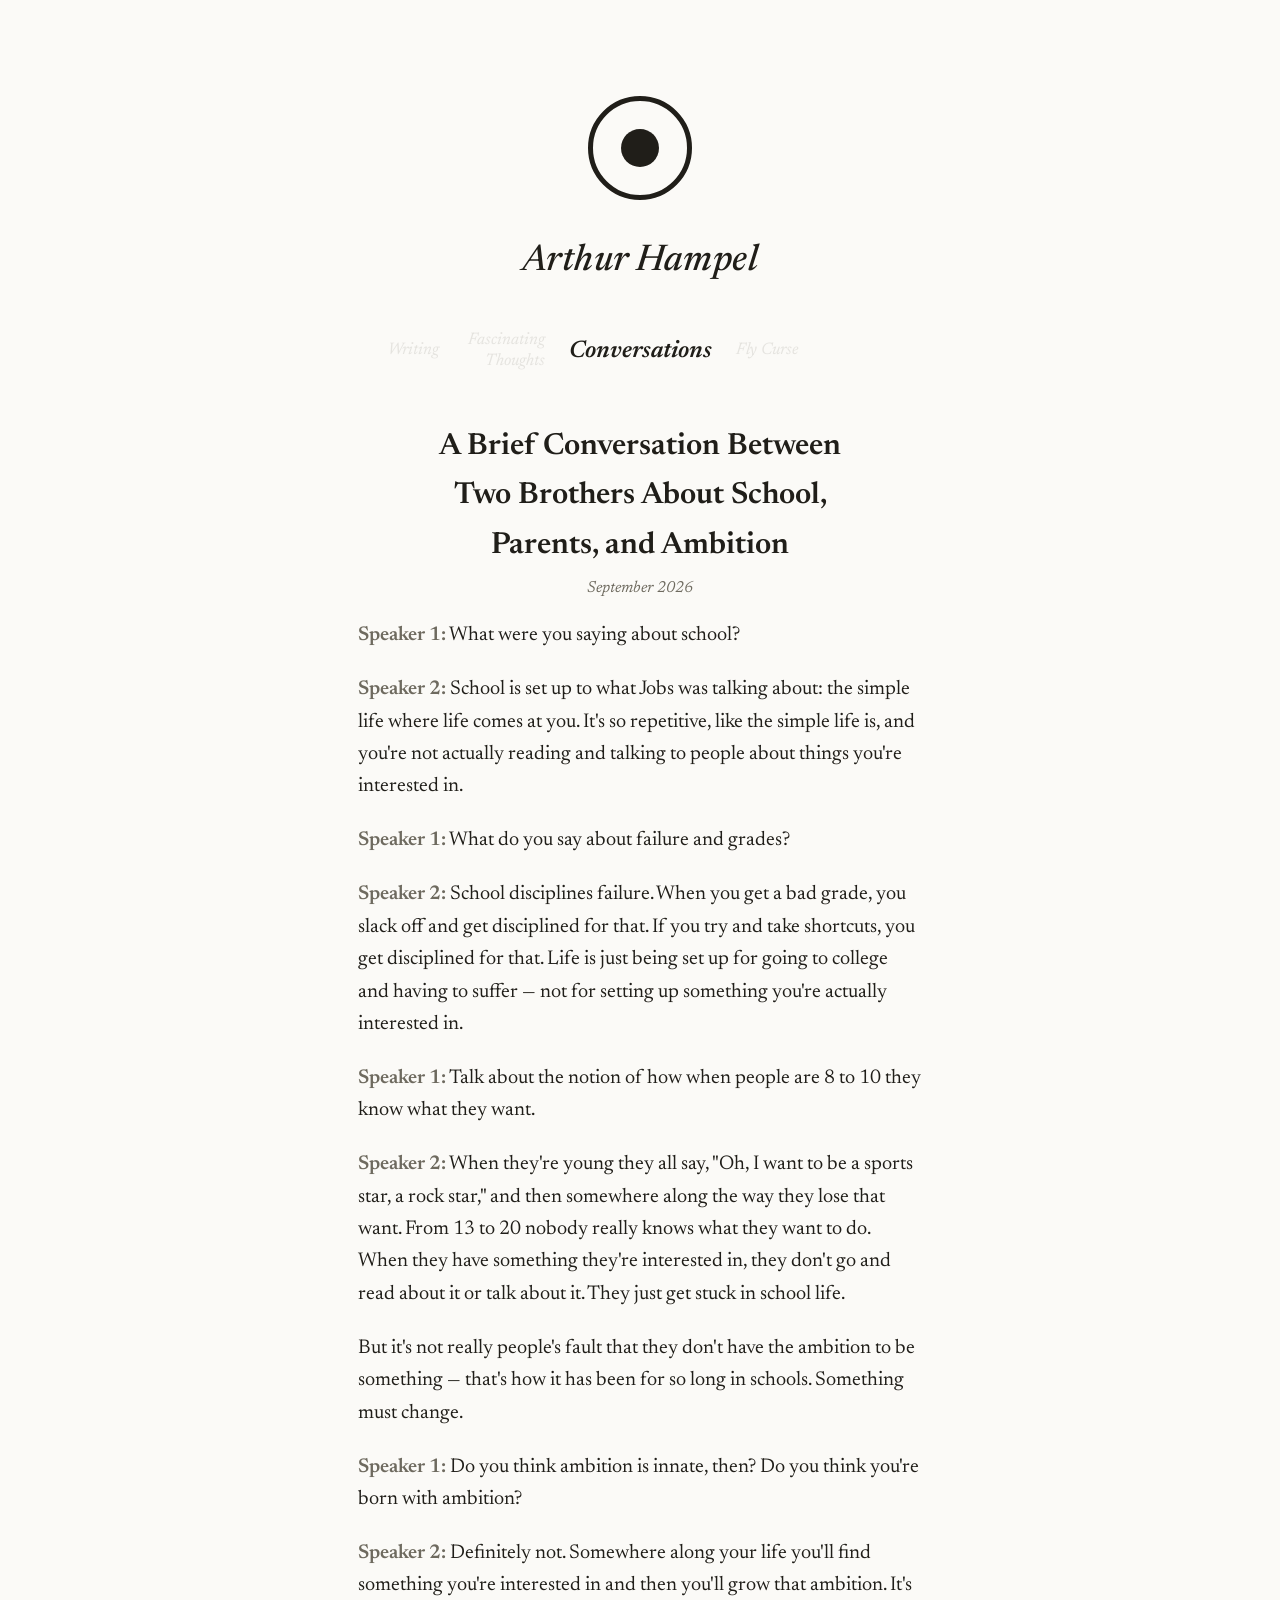
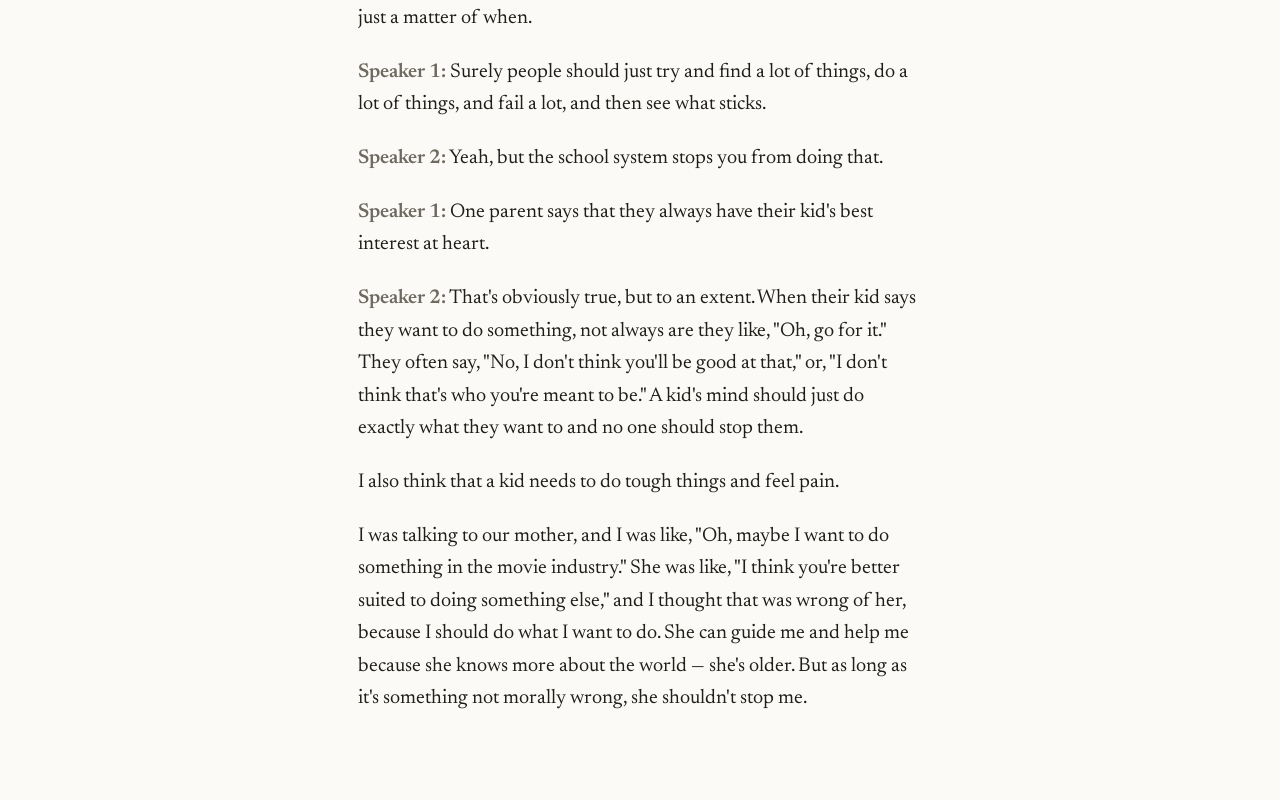
<file: two-brothers.html>
<!doctype html>
<html lang="en">
<head>
  <meta charset="utf-8">
  <meta name="viewport" content="width=device-width, initial-scale=1">
  <meta name="description" content="A conversation · Arthur Hampel.">
  <title>A Brief Conversation Between Two Brothers · Arthur Hampel</title>
  <link rel="stylesheet" href="https://fonts.googleapis.com/css2?family=Newsreader:ital,opsz,wght@0,6..72,400;0,6..72,500;0,6..72,600;1,6..72,400;1,6..72,500&display=swap">
  <link rel="stylesheet" href="style.css">
</head>
<body>
<main>
  <header>
    <a class="target" id="target" href="index.html" aria-label="Home"><span class="breath" aria-hidden="true"></span></a>
    <h1><a href="index.html">Arthur Hampel</a></h1>
  </header>

  <nav aria-label="Sections">
    <a href="writing.html">Writing</a>
    <a href="fascinating-thoughts.html">Fascinating Thoughts</a>
    <a href="conversations.html" aria-current="page">Conversations</a>
    <a href="arrow.html">Fly Curse</a>
  </nav>

  <div class="content piece">
    <h1 class="piece-title">A Brief Conversation Between Two Brothers About School, Parents, and Ambition</h1>
    <p class="piece-sub">September 2026</p>
    <div class="convo">
      <p><span class="who">Speaker 1:</span> What were you saying about school?</p>
      <p><span class="who">Speaker 2:</span> School is set up to what Jobs was talking about: the simple life where life comes at you. It's so repetitive, like the simple life is, and you're not actually reading and talking to people about things you're interested in.</p>
      <p><span class="who">Speaker 1:</span> What do you say about failure and grades?</p>
      <p><span class="who">Speaker 2:</span> School disciplines failure. When you get a bad grade, you slack off and get disciplined for that. If you try and take shortcuts, you get disciplined for that. Life is just being set up for going to college and having to suffer — not for setting up something you're actually interested in.</p>
      <p><span class="who">Speaker 1:</span> Talk about the notion of how when people are 8 to 10 they know what they want.</p>
      <p><span class="who">Speaker 2:</span> When they're young they all say, "Oh, I want to be a sports star, a rock star," and then somewhere along the way they lose that want. From 13 to 20 nobody really knows what they want to do. When they have something they're interested in, they don't go and read about it or talk about it. They just get stuck in school life.</p>
      <p>But it's not really people's fault that they don't have the ambition to be something — that's how it has been for so long in schools. Something must change.</p>
      <p><span class="who">Speaker 1:</span> Do you think ambition is innate, then? Do you think you're born with ambition?</p>
      <p><span class="who">Speaker 2:</span> Definitely not. Somewhere along your life you'll find something you're interested in and then you'll grow that ambition. It's just a matter of when.</p>
      <p><span class="who">Speaker 1:</span> Surely people should just try and find a lot of things, do a lot of things, and fail a lot, and then see what sticks.</p>
      <p><span class="who">Speaker 2:</span> Yeah, but the school system stops you from doing that.</p>
      <p><span class="who">Speaker 1:</span> One parent says that they always have their kid's best interest at heart.</p>
      <p><span class="who">Speaker 2:</span> That's obviously true, but to an extent. When their kid says they want to do something, not always are they like, "Oh, go for it." They often say, "No, I don't think you'll be good at that," or, "I don't think that's who you're meant to be." A kid's mind should just do exactly what they want to and no one should stop them.</p>
      <p>I also think that a kid needs to do tough things and feel pain.</p>
      <p>I was talking to our mother, and I was like, "Oh, maybe I want to do something in the movie industry." She was like, "I think you're better suited to doing something else," and I thought that was wrong of her, because I should do what I want to do. She can guide me and help me because she knows more about the world — she's older. But as long as it's something not morally wrong, she shouldn't stop me.</p>
    </div>
  </div>
</main>
<script src="site.js"></script>
</body>
</html>
</file>
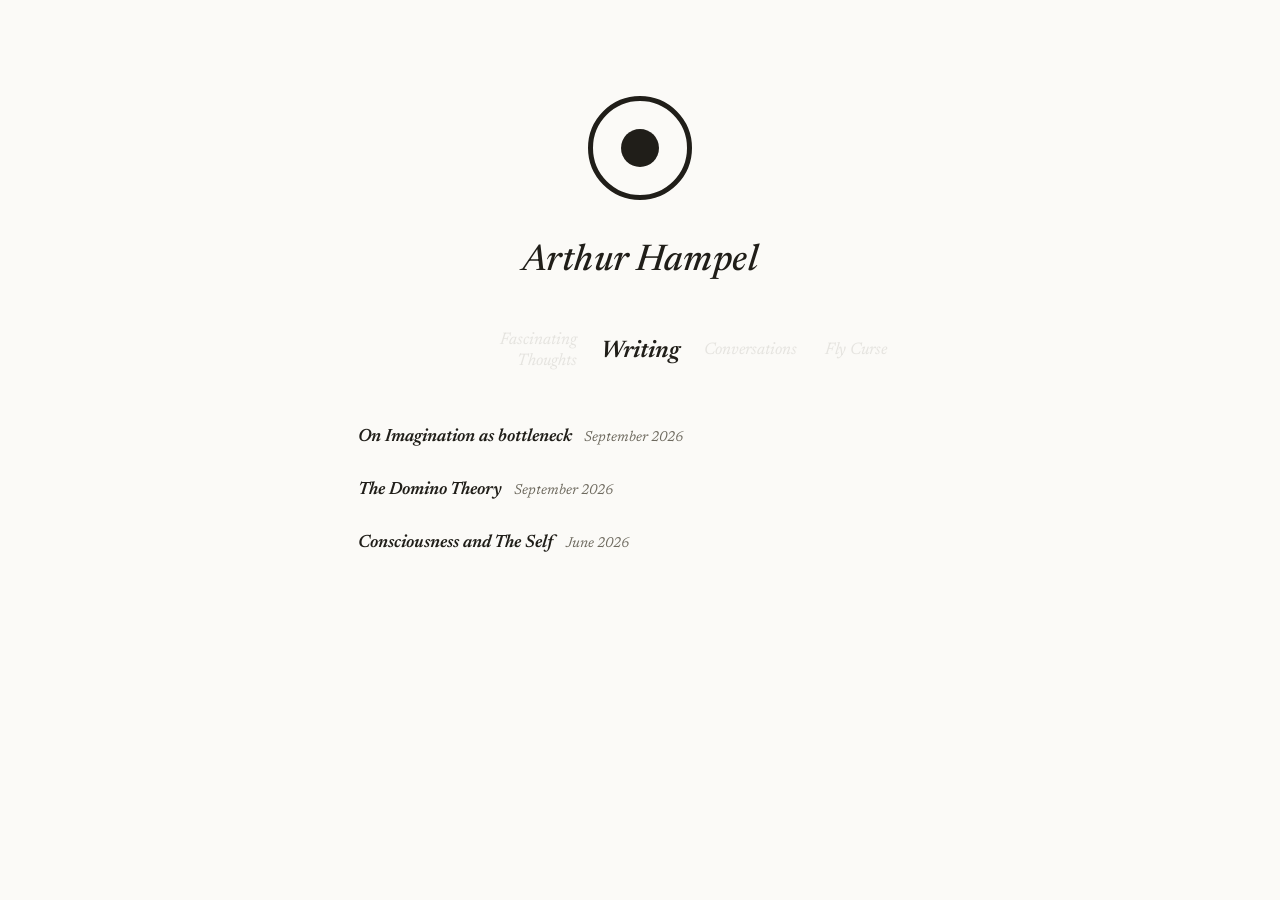
<file: writing.html>
<!doctype html>
<html lang="en">
<head>
  <meta charset="utf-8">
  <meta name="viewport" content="width=device-width, initial-scale=1">
  <meta name="description" content="Writing · Arthur Hampel.">
  <title>Writing · Arthur Hampel</title>
  <link rel="stylesheet" href="https://fonts.googleapis.com/css2?family=Newsreader:ital,opsz,wght@0,6..72,400;0,6..72,500;0,6..72,600;1,6..72,400;1,6..72,500&display=swap">
  <link rel="stylesheet" href="style.css">
</head>
<body>
<main>
  <header>
    <a class="target" id="target" href="index.html" aria-label="Home"><span class="breath" aria-hidden="true"></span></a>
    <h1><a href="index.html">Arthur Hampel</a></h1>
  </header>

  <nav aria-label="Sections">
    <a href="writing.html" aria-current="page">Writing</a>
    <a href="fascinating-thoughts.html">Fascinating Thoughts</a>
    <a href="conversations.html">Conversations</a>
    <a href="arrow.html">Fly Curse</a>
  </nav>

  <div class="content">
    <div class="entry">
      <h3><a href="on-imagination-as-bottleneck.html">On Imagination as bottleneck</a> <span class="when">September 2026</span></h3>
    </div>
    <div class="entry">
      <h3><a href="the-domino-theory.html">The Domino Theory</a> <span class="when">September 2026</span></h3>
    </div>
    <div class="entry">
      <h3><a href="consciousness-and-the-self.html">Consciousness and The Self</a> <span class="when">June 2026</span></h3>
    </div>
  </div>
</main>
<script src="site.js"></script>
</body>
</html>
</file>
<file: style.css>
:root {
  --ground: #FBFAF7;
  --ink: #201E19;
  --ink-soft: #6E6A5F;
  --accent: #3E6B5A;
  --accent-soft: #3E6B5A26;
  --rule: #E4E1D8;
  --breath: 4.8s;
  --card: #201E190D;
  --ground-old: #DCC28F;
  --ground-new: #FFFFFF;
}
@media (prefers-color-scheme: dark) {
  :root:not([data-theme="light"]) {
    --ground: #171612;
    --ink: #E8E5DC;
    --ink-soft: #94907F;
    --accent: #7FAE9B;
    --accent-soft: #7FAE9B2E;
    --rule: #2C2A23;
    --card: #E8E5DC12;
    --ground-old: #2E2310;
    --ground-new: #101010;
  }
}
:root[data-theme="dark"] {
  --ground: #171612;
  --ink: #E8E5DC;
  --ink-soft: #94907F;
  --accent: #7FAE9B;
  --accent-soft: #7FAE9B2E;
  --rule: #2C2A23;
  --card: #E8E5DC12;
  --ground-old: #2E2310;
  --ground-new: #101010;
}

* { box-sizing: border-box; }

body {
  margin: 0;
  background: var(--ground);
  color: var(--ink);
  font-family: "Newsreader", Georgia, "Times New Roman", serif;
  font-size: 1.25rem;
  line-height: 1.62;
  -webkit-font-smoothing: antialiased;
}

main {
  position: relative;
  z-index: 1;
  max-width: 38rem;
  margin: 0 auto;
  padding: 6rem 1.4rem 4rem;
}

header { text-align: center; }

header h1 {
  font-size: 2.3rem;
  font-weight: 500;
  font-style: italic;
  letter-spacing: .01em;
  margin: 0 0 2.4rem;
  text-wrap: balance;
}
header h1 a { color: inherit; text-decoration: none; }

.target {
  display: flex;
  align-items: center;
  justify-content: center;
  width: 6.5rem;
  height: 6.5rem;
  border: 5px solid var(--ink);
  border-radius: 50%;
  margin: 0 auto 2rem;
  cursor: crosshair;
}

.breath {
  width: 2.4rem;
  height: 2.4rem;
  border-radius: 50%;
  background: var(--dot, var(--ink));
  flex: none;
  animation: breathe var(--breath) ease-in-out infinite;
  transition: background .45s ease;
}
@keyframes breathe {
  0%, 100% { transform: scale(1); opacity: .55; }
  40%      { transform: scale(1.45); opacity: 1; }
}

nav {
  display: flex;
  justify-content: center;
  align-items: center;
  gap: 2.2rem;
  padding-bottom: .6rem;
  margin-bottom: 2.6rem;
}
nav a {
  font-style: italic;
  font-size: 1.18rem;
  color: var(--ink-soft);
  text-decoration: none;
  transition: color .5s ease, opacity .5s ease, font-size .5s ease;
}
nav a:hover { color: var(--ink); }
/* The chosen section grows, moves to the middle, and floats there;
   the others fade to whispers. */
nav[aria-label="Sections"]:has(a[aria-current="page"]) {
  display: grid;
  grid-template-columns: 1fr 1fr auto 1fr 1fr;
  column-gap: 1.5rem;
  align-items: center;
}
nav[aria-label="Sections"]:has(a[aria-current="page"]) a { grid-row: 1; }
nav[aria-label="Sections"] a[aria-current="page"] {
  font-size: 1.5rem;
  grid-column: 3;
  justify-self: center;
  animation: floaty var(--breath) ease-in-out infinite;
}
nav[aria-label="Sections"]:has(a:nth-child(3)[aria-current="page"]) a:nth-child(1),
nav[aria-label="Sections"]:has(a:nth-child(4)[aria-current="page"]) a:nth-child(1) {
  grid-column: 1;
  justify-self: end;
  text-align: right;
}
nav[aria-label="Sections"]:has(a:nth-child(1)[aria-current="page"]) a:nth-child(2),
nav[aria-label="Sections"]:has(a:nth-child(2)[aria-current="page"]) a:nth-child(1),
nav[aria-label="Sections"]:has(a:nth-child(3)[aria-current="page"]) a:nth-child(2),
nav[aria-label="Sections"]:has(a:nth-child(4)[aria-current="page"]) a:nth-child(2) {
  grid-column: 2;
  justify-self: end;
  text-align: right;
}
nav[aria-label="Sections"]:has(a:nth-child(1)[aria-current="page"]) a:nth-child(3),
nav[aria-label="Sections"]:has(a:nth-child(2)[aria-current="page"]) a:nth-child(3),
nav[aria-label="Sections"]:has(a:nth-child(3)[aria-current="page"]) a:nth-child(4),
nav[aria-label="Sections"]:has(a:nth-child(4)[aria-current="page"]) a:nth-child(3) {
  grid-column: 4;
  justify-self: start;
  text-align: left;
}
nav[aria-label="Sections"]:has(a:nth-child(1)[aria-current="page"]) a:nth-child(4),
nav[aria-label="Sections"]:has(a:nth-child(2)[aria-current="page"]) a:nth-child(4) {
  grid-column: 5;
  justify-self: start;
  text-align: left;
}
/* When Fascinating Thoughts holds the middle, Conversations needs two slots. */
nav[aria-label="Sections"]:has(a:nth-child(2)[aria-current="page"]) a:nth-child(3) { grid-column: 1 / 3; justify-self: end; text-align: right; }
nav[aria-label="Sections"]:has(a:nth-child(2)[aria-current="page"]) a:nth-child(1) { grid-column: 4; justify-self: start; text-align: left; }
nav[aria-label="Sections"]:has(a:nth-child(2)[aria-current="page"]) a:nth-child(4) { grid-column: 5; justify-self: start; text-align: left; }
@media (max-width: 620px) {
  nav[aria-label="Sections"]:has(a[aria-current="page"]) { column-gap: .8rem; }
  nav a { font-size: 1rem; }
  nav[aria-label="Sections"] a[aria-current="page"] { font-size: 1.28rem; }
}
nav[aria-label="Sections"]:has(a[aria-current="page"]) a:not([aria-current="page"]) { opacity: .15; line-height: 1.25; text-wrap: balance; font-size: 1.05rem; }
nav[aria-label="Sections"]:has(a[aria-current="page"]) a:not([aria-current="page"]):hover { opacity: .8; }
@keyframes floaty {
  0%, 100% { transform: translateY(0); }
  50%      { transform: translateY(-4px); }
}

nav a[aria-current="page"] {
  color: var(--dot, var(--ink));
  font-weight: 600;
}
nav a:focus-visible { outline: 2px solid var(--accent); outline-offset: 3px; border-radius: 2px; }

.content p { margin: 0 0 1.1rem; }
.content .quiet { color: var(--ink-soft); font-style: italic; }

/* Links wear ink, not blue. Titles carry no underline at all;
   inline source links keep a faint one so you can still find them. */
.content a {
  color: inherit;
  text-decoration: underline;
  text-decoration-color: var(--rule);
  text-decoration-thickness: 1px;
  text-underline-offset: 3px;
  transition: text-decoration-color .3s ease, color .3s ease;
}
.content a:hover { text-decoration-color: var(--dot, var(--ink)); }
.entry h3 a { text-decoration: none; }
.entry h3 a:hover { color: var(--dot, var(--ink)); }
.entry .when {
  font-weight: 400;
  color: var(--ink-soft);
  font-size: .9rem;
  margin-left: .45rem;
  white-space: nowrap;
}

.content h2 {
  font-size: 1.45rem;
  font-weight: 600;
  margin: 0 0 .6rem;
  text-wrap: balance;
}
.content section > h2 { text-align: center; }
/* Page openers: a real title, a flowing line, and a punch. */
.content h2.page-title {
  font-size: 2.1rem;
  font-weight: 600;
  text-align: center;
  text-wrap: balance;
  margin: 0 0 .9rem;
}
.lede-soft {
  font-size: 1.28rem;
  line-height: 1.55;
  text-align: center;
  text-wrap: balance;
  max-width: 34rem;
  margin: 0 auto 1.1rem;
}
.punch {
  font-size: 1.25rem;
  font-weight: 400;
  text-align: center;
  color: var(--ink);
  margin: 0 0 2.4rem;
}
.content section { margin-bottom: 2.6rem; }
.timeline { margin-top: 1.8rem; }
.timeline .entry { margin: 0 0 1.7rem; }
.timeline .entry:last-child { margin-bottom: 0; }

/* Flow: entries drift down the page like beads on an invisible thread. */
.timeline .entry:not(.now)::after,
.content section > .entry:not(:last-child)::after {
  content: "";
  display: block;
  width: .32rem;
  height: .32rem;
  border-radius: 50%;
  background: var(--rule);
  margin: 1.7rem auto 0;
}
.timeline .entry:has(+ .entry.now)::after { display: none; }
.timeline .entry.now {
  text-align: center;
  margin-top: 2.6rem;
}
.timeline .entry.now::before {
  content: "";
  display: block;
  width: .65rem;
  height: .65rem;
  border-radius: 50%;
  background: var(--dot, var(--ink));
  margin: 0 auto .6rem;
  animation: breathe var(--breath) ease-in-out infinite;
}
.entry { margin: 1.5rem 0 0; }
.entry h3 {
  font-size: 1.12rem;
  font-weight: 600;
  font-style: italic;
  margin: 0 0 .25rem;
}
.entry p { margin: 0; }
.entry .people {
  margin-top: .6rem;
  display: flex;
  flex-wrap: wrap;
  gap: .45rem;
  font-size: .95rem;
  color: var(--ink);
}
.person {
  cursor: pointer;
  background: var(--card);
  padding: .32rem .85rem;
  border-radius: .9rem;
  transition: background .3s ease, color .3s ease;
}
.person:hover {
  background: var(--dot, var(--ink));
  color: var(--ground);
}
.person-card {
  margin: .9rem 0 0;
  padding: .95rem 1.15rem;
  background: var(--card);
  border-radius: 10px;
  font-size: 1.02rem;
  font-style: normal;
  color: var(--ink);
  line-height: 1.55;
  animation: rise-in .45s ease;
}
.person-card b { font-weight: 600; }
.person-card .src { color: var(--ink-soft); font-style: italic; }
.subnav {
  display: flex;
  justify-content: center;
  gap: 1.6rem;
  margin: -1rem 0 2.2rem;
}
.subnav a {
  font-style: italic;
  font-size: .98rem;
  color: var(--ink-soft);
  text-decoration: none;
  transition: color .5s ease, border-color .5s ease;
}
.subnav a:hover { color: var(--ink); }
.subnav a[aria-current="page"] {
  color: var(--dot, var(--ink));
  font-weight: 600;
}
.content section:last-child { margin-bottom: 0; }

.range-wrap {
  margin: 0 0 1.8rem;
}
#snakec {
  display: block;
  width: 100%;
  height: 360px;
  touch-action: none;
}
#range {
  display: block;
  width: 100%;
  height: 360px;
  touch-action: none;
  cursor: crosshair;
}
@keyframes rise-in {
  from { opacity: 0; transform: translateY(10px); }
  to   { opacity: 1; transform: none; }
}

/* A piece of writing: the full page, poems centered, images breathing. */
.piece-title {
  font-size: 1.9rem;
  font-weight: 600;
  text-align: center;
  text-wrap: balance;
  margin: .4rem 0 .3rem;
}
.piece-sub {
  text-align: center;
  color: var(--ink-soft);
  font-style: italic;
  font-size: 1rem;
  margin: 0 0 3rem;
}
.piece .piece-h {
  font-size: 1.4rem;
  font-weight: 600;
  text-align: center;
  text-wrap: balance;
  margin: 0 0 .2rem;
}
.piece .credit {
  text-align: center;
  color: var(--ink-soft);
  font-style: italic;
  font-size: .95rem;
  margin: 0 0 1.4rem;
}
.piece .poem {
  text-align: center;
  white-space: pre-line;
  line-height: 1.75;
}
.piece .foot {
  color: var(--ink-soft);
  font-style: italic;
  font-size: .9rem;
  text-align: center;
  margin-top: 1.2rem;
}
.piece .rq {
  font-style: italic;
  text-align: center;
  white-space: pre-line;
  color: var(--ink);
  max-width: 32rem;
  margin: 1.6rem auto 1.1rem;
}
.piece .bigq {
  font-size: 2rem;
  font-weight: 600;
  line-height: 1.35;
  text-align: center;
  text-wrap: balance;
  margin: 2.2rem 0;
}
.piece img {
  display: block;
  margin: 0 auto;
  max-width: min(100%, 30rem);
  height: auto;
  border-radius: 6px;
}
.piece img.small { max-width: min(100%, 17rem); }
.piece figure { margin: 1.8rem 0 .4rem; }
.piece figure figcaption { margin: .5rem 0 0; }
.piece .pair {
  display: flex;
  gap: 1rem;
  justify-content: center;
  align-items: flex-start;
  flex-wrap: wrap;
  margin: 1.8rem 0 .4rem;
}
.piece .pair figure { flex: 1 1 14rem; margin: 0; min-width: 0; }
.piece .pair img { max-width: 100%; }
.piece .sep {
  width: .32rem;
  height: .32rem;
  border-radius: 50%;
  background: var(--rule);
  margin: 2.6rem auto;
}
.piece .tglyph {
  text-align: center;
  color: var(--dot, var(--ink));
  margin: 1.4rem 0;
}



/* Conversations: numbered voices, nothing else. */
.convo { margin-top: .5rem; }
.convo p { margin: 0 0 1.35rem; }
.convo .who { font-weight: 600; color: var(--ink-soft); }


/* A quiet slider in the margin: a dot riding the page's years. */
.timescroll {
  position: fixed;
  top: 24vh;
  height: 52vh;
  right: calc(50vw - 23rem);
  width: 2px;
  background: var(--rule);
  z-index: 4;
}
.ts-dot {
  position: absolute;
  left: 50%;
  transform: translate(-50%, -50%);
  width: .55rem;
  height: .55rem;
  border-radius: 50%;
  background: var(--dot, var(--ink));
  transition: background .45s ease;
}
.ts-year {
  position: absolute;
  right: .8rem;
  transform: translateY(-50%);
  font-size: .8rem;
  font-style: italic;
  color: var(--ink-soft);
  white-space: nowrap;
}
@media (max-width: 54rem) {
  .timescroll { display: none; }
}


/* Scrolling the year-sorted pages moves you through eras:
   the page starts on aged paper and clears as you reach the present. */
:root { --era: 1; }
@supports (background: color-mix(in oklab, red 50%, blue)) {
  body.era-scroll {
    background: color-mix(in oklab, var(--ground-old) calc((1 - var(--era)) * 100%), var(--ground-new));
  }
}


/* The games are behind a word. */
.gate { text-align: center; padding: 3rem 0 4rem; }
.gate input {
  font-family: inherit;
  font-style: italic;
  font-size: 1.05rem;
  text-align: center;
  color: var(--ink);
  background: var(--card);
  border: none;
  border-radius: .9rem;
  padding: .5rem 1.1rem;
  width: 13rem;
}
.gate input:focus-visible { outline: 2px solid var(--accent); }
.score { text-align: center; margin-top: 1rem; }
.board { max-width: 20rem; margin: 2rem auto 0; }
.board-title { text-align: center; font-style: italic; color: var(--ink-soft); margin: 0 0 .5rem; }
.board-row { display: flex; justify-content: space-between; gap: 1rem; padding: .32rem 0; border-bottom: 1px solid var(--rule); font-variant-numeric: tabular-nums; }
.board-row:last-child { border-bottom: none; }

@media (prefers-reduced-motion: reduce) {
  .breath { animation: none; }
  nav a[aria-current="page"] { animation: none; }
  .timeline .entry.now::before { animation: none; }
</file>
